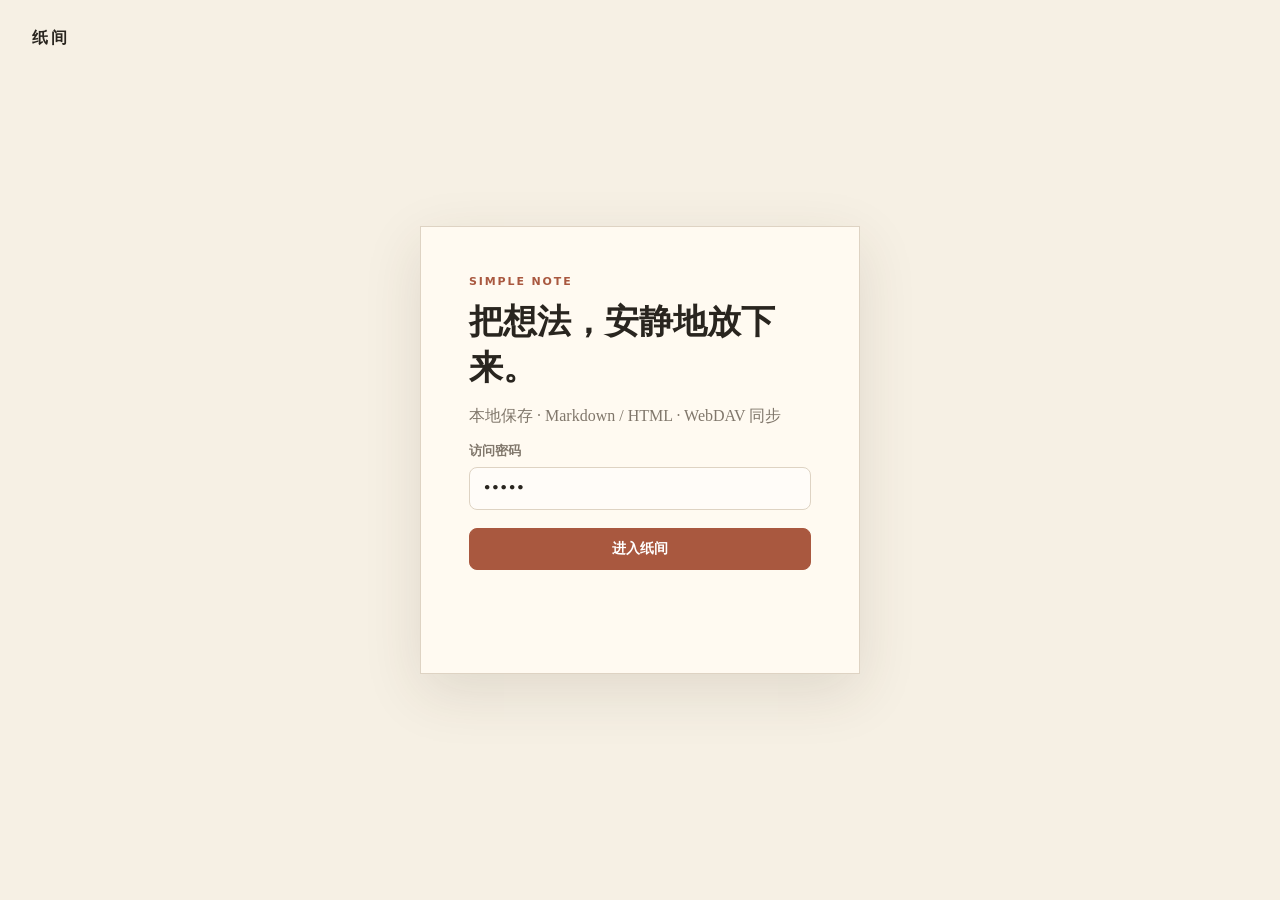
<file: android/app/src/main/assets/index.html>
<!doctype html>
<html lang="zh-CN">
<head>
  <meta charset="utf-8">
  <meta name="viewport" content="width=device-width,initial-scale=1,viewport-fit=cover">
  <meta name="theme-color" content="#f6f0e4">
  <title>纸间 · 简单笔记</title>
  <link rel="stylesheet" href="vendor/katex/katex.min.css">
  <link rel="stylesheet" href="style.css">
</head>
<body>
  <section id="loginView" class="login-view">
    <div class="login-mark">纸间</div>
    <div class="login-card">
      <p class="eyebrow">SIMPLE NOTE</p>
      <h1>把想法，安静地放下来。</h1>
      <p class="muted">本地保存 · Markdown / HTML · WebDAV 同步</p>
      <form id="loginForm">
        <label>访问密码<input id="loginPassword" type="password" autocomplete="current-password" value="admin" required></label>
        <button class="primary" type="submit">进入纸间</button>
        <p id="loginError" class="error"></p>
      </form>
    </div>
  </section>

  <main id="appView" class="app hidden">
    <aside id="sidebar" class="sidebar">
      <header class="brand"><span>纸间</span><button id="closeDrawer" class="icon mobile-only" aria-label="关闭">×</button></header>
      <nav id="categories" class="categories"></nav>
      <div class="side-footer"><span id="syncDot" class="dot"></span><span id="syncText">本地已保存</span></div>
    </aside>

    <section id="notesPane" class="notes-pane">
      <header class="pane-header">
        <button id="openDrawer" class="icon mobile-only" aria-label="分类">☰</button>
        <div><p class="eyebrow">NOTES</p><h2 id="listTitle">全部笔记</h2></div>
        <button id="addNoteTop" class="icon" aria-label="新建">＋</button>
      </header>
      <div class="search-wrap"><input id="search" placeholder="搜索笔记"></div>
      <div id="noteList" class="note-list"></div>
    </section>

    <section id="editorPane" class="editor-pane">
      <header class="editor-header">
        <div class="segmented">
          <button data-view="markdown">Markdown</button>
          <button data-view="html">HTML</button>
          <button data-view="source" class="active">源码</button>
        </div>
        <div class="note-search">
          <input id="noteSearch" type="search" placeholder="页内搜索" aria-label="页内搜索">
          <span id="noteSearchCount">0/0</span>
          <button id="noteSearchPrev" type="button" aria-label="上一个匹配">↑</button>
          <button id="noteSearchNext" type="button" aria-label="下一个匹配">↓</button>
        </div>
      </header>
      <div class="editor-body">
        <div class="meta-row">
          <select id="categorySelect" aria-label="分类"></select>
          <div class="note-actions">
            <button id="deleteBtn" class="text-btn danger" type="button">删除</button>
            <button id="saveNoteBtn" class="save-note-button" type="button" disabled>保存笔记</button>
          </div>
        </div>
        <input id="noteTitle" class="title-input" placeholder="无标题">
        <article id="searchPreview" class="search-preview hidden"></article>
        <article id="inlinePreview" class="inline-preview hidden"></article>
        <textarea id="noteContent" placeholder="从这里开始记录…"></textarea>
        <div class="format-bar">
          <button data-insert="**粗体**">B</button>
          <button data-insert="## 标题">H</button>
          <button data-insert="- [ ] 待办">☑</button>
          <button data-insert="> 引用">❝</button>
          <button data-insert="$E=mc^2$" title="行内公式">Σ</button>
          <button data-insert="$$\n\\int_{a}^{b} f(x)\\,dx\n$$" title="块级公式">∫</button>
          <label class="image-button">图片<input id="imageInput" type="file" accept="image/*"></label>
          <span>WebDAV 图片会同步到本地</span>
        </div>
      </div>
    </section>

    <section id="settingsPane" class="settings-pane hidden">
      <header class="settings-header">
        <div><p class="eyebrow">SETTINGS</p><h2>设置</h2></div>
        <button id="saveSettings" class="header-save-button" type="button">保存</button>
      </header>
      <div class="settings-scroll">
        <section class="settings-section">
          <h3>界面风格</h3>
          <div class="theme-picker" id="themePicker">
            <button type="button" data-theme-choice="clean">
              <span class="theme-preview theme-clean"></span>
              <strong>清爽浅色</strong><small>简洁 · 清晰</small>
            </button>
            <button type="button" data-theme-choice="studio">
              <span class="theme-preview theme-studio"></span>
              <strong>深色工作台</strong><small>专注 · 高对比</small>
            </button>
            <button type="button" data-theme-choice="paper">
              <span class="theme-preview theme-paper"></span>
              <strong>暖色纸感</strong><small>阅读 · 沉静</small>
            </button>
          </div>
        </section>
        <section id="webLoginSettings" class="settings-section">
          <h3>网页版登录</h3>
          <label>新密码<input id="newPassword" type="password" placeholder="留空则不修改"></label>
        </section>
        <section class="settings-section">
          <h3>WebDAV</h3>
          <label>服务器地址<input id="davUrl" placeholder="https://dav.example.com/notes"></label>
          <p class="settings-hint">协议必须与服务器一致：HTTPS 地址使用 <code>https://</code>，普通 HTTP 地址使用 <code>http://</code>。坚果云地址填写 <code>https://dav.jianguoyun.com/dav/</code>，密码须使用“第三方应用管理”生成的应用密码，不能使用账户登录密码。</p>
          <div class="two-col">
            <label>用户名<input id="davUser"></label>
            <label>密码
              <span class="password-field">
                <input id="davPassword" type="password" placeholder="未修改">
                <button id="toggleDavPassword" type="button" aria-label="显示密码" aria-pressed="false">显示</button>
              </span>
            </label>
          </div>
          <div class="sync-card">
            <div>
              <strong>笔记同步</strong>
              <small id="settingsSyncStatus">尚未同步</small>
            </div>
            <button id="syncNowBtn" class="primary">立即同步</button>
          </div>
          <div id="syncProgress" class="sync-progress hidden" role="progressbar" aria-label="WebDAV 操作进度" aria-valuemin="0" aria-valuemax="100" aria-valuenow="0">
            <div class="sync-progress-meta">
              <span id="syncProgressLabel">准备中</span>
              <span id="syncProgressValue">0%</span>
            </div>
            <div class="sync-progress-track"><span id="syncProgressBar"></span></div>
          </div>
          <div class="button-row">
            <button id="pullBtn" class="secondary">仅下载合并</button>
            <button id="pushBtn" class="secondary">仅上传合并</button>
            <button id="formatDavBtn" class="secondary danger-button">格式化云端</button>
          </div>
          <p class="settings-hint">立即同步会按 UUID 和更新时间合并，时间较新的版本胜出。格式化云端会清空 WebDAV 数据并写入正确文件特征码，不会删除本地笔记。</p>
        </section>
        <section class="settings-section">
          <h3>分类设置 <small>最多 4 个字</small></h3>
          <div id="categoryEditor"></div>
          <button id="addCategory" class="secondary">添加分类</button>
        </section>
      </div>
    </section>

    <nav class="bottom-tabs">
      <button data-tab="list" class="active"><span>▤</span>列表</button>
      <button data-tab="note" class="note-tab"><span aria-hidden="true">✎</span>笔记</button>
      <button data-tab="settings"><span>⚙</span>设置</button>
    </nav>
  </main>

  <div id="toast" role="status"></div>
  <script src="vendor/katex/katex.min.js"></script>
  <script src="vendor/katex/contrib/auto-render.min.js"></script>
  <script src="vendor/marked/marked.umd.js"></script>
  <script src="app.js"></script>
</body>
</html>
</file>
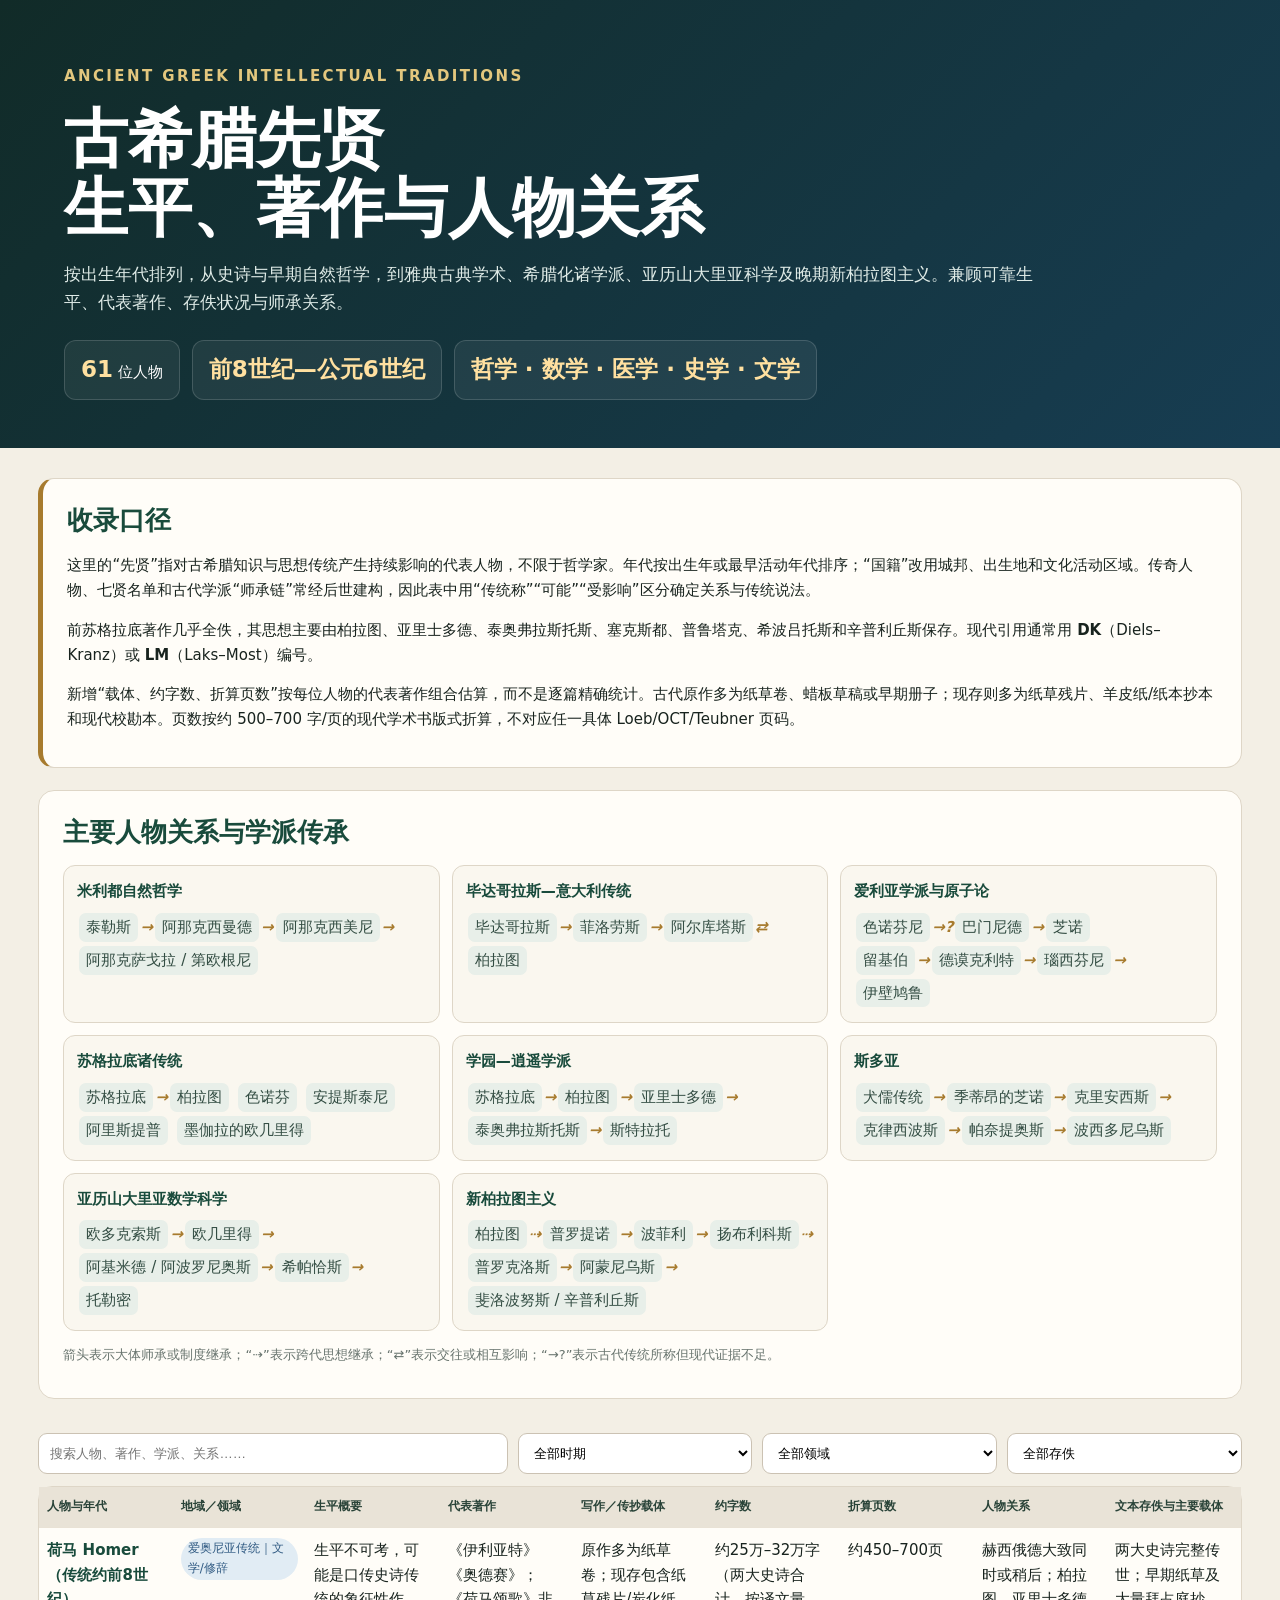
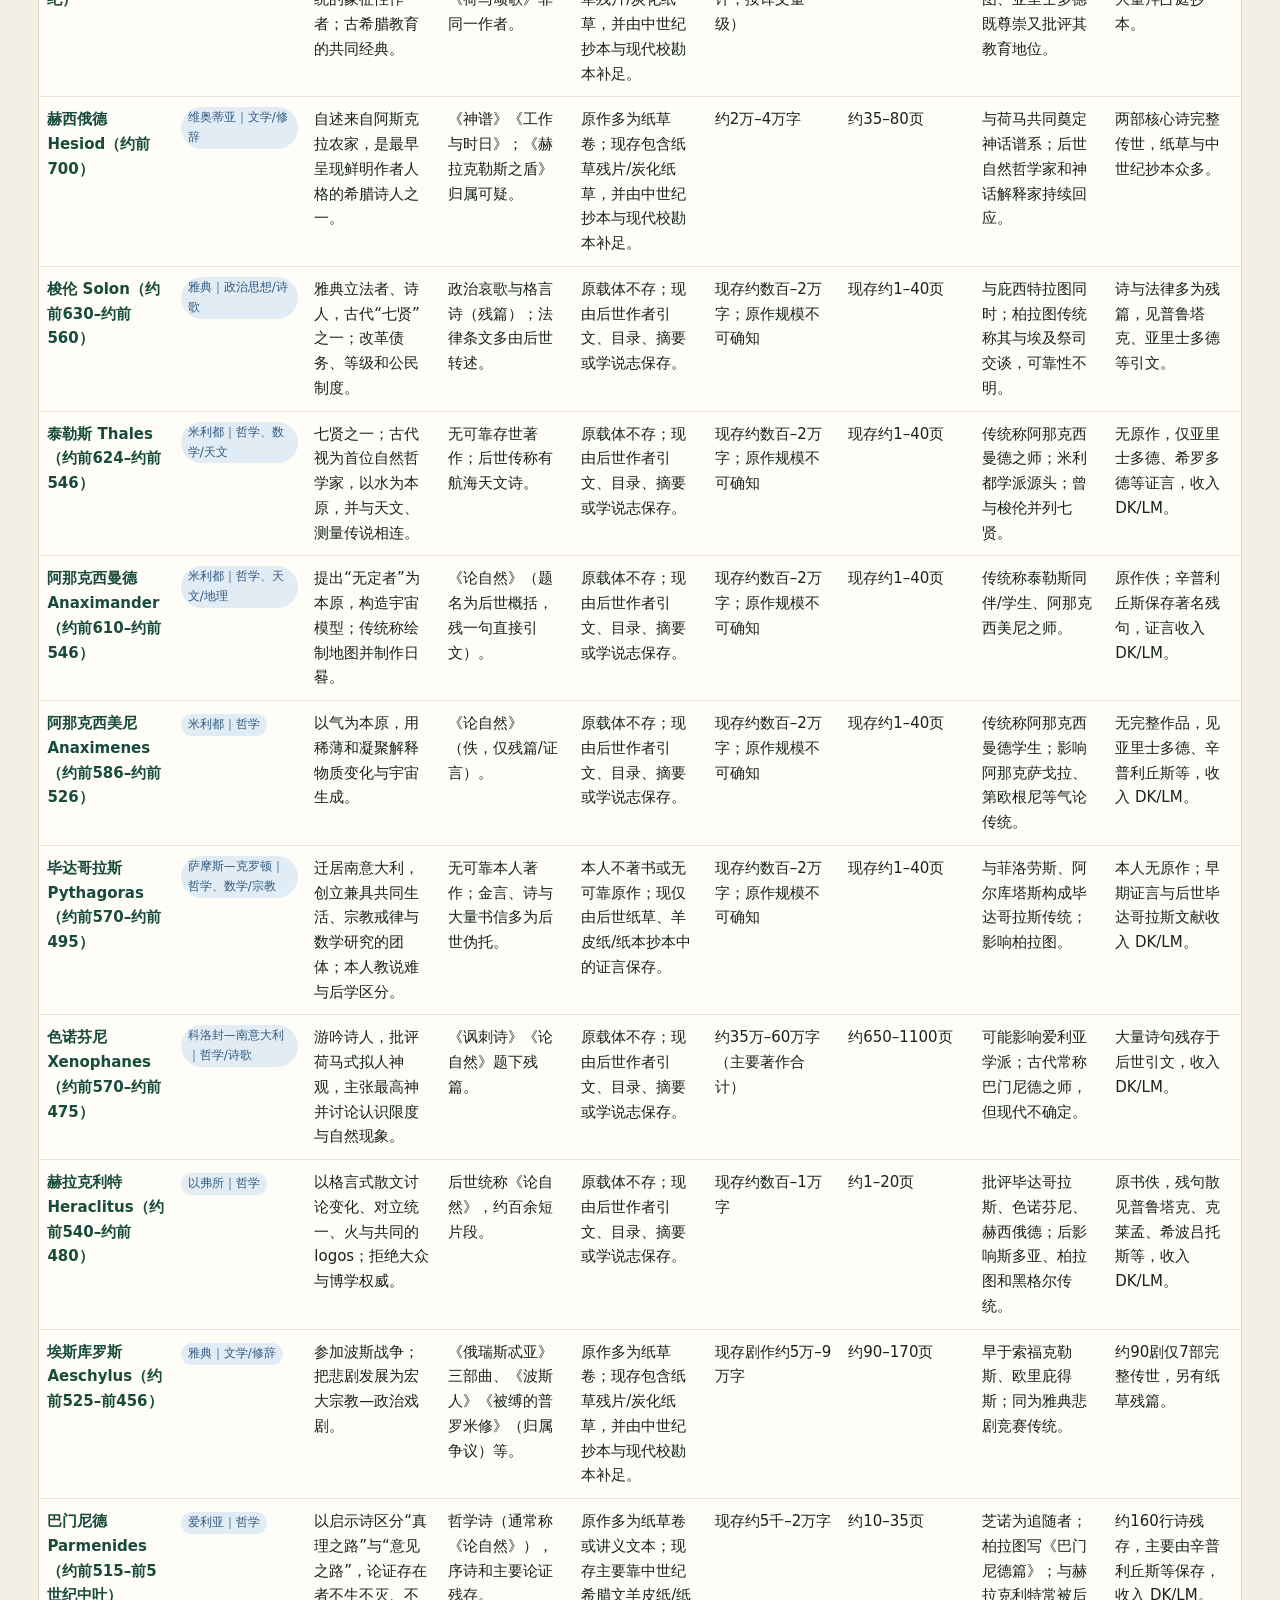
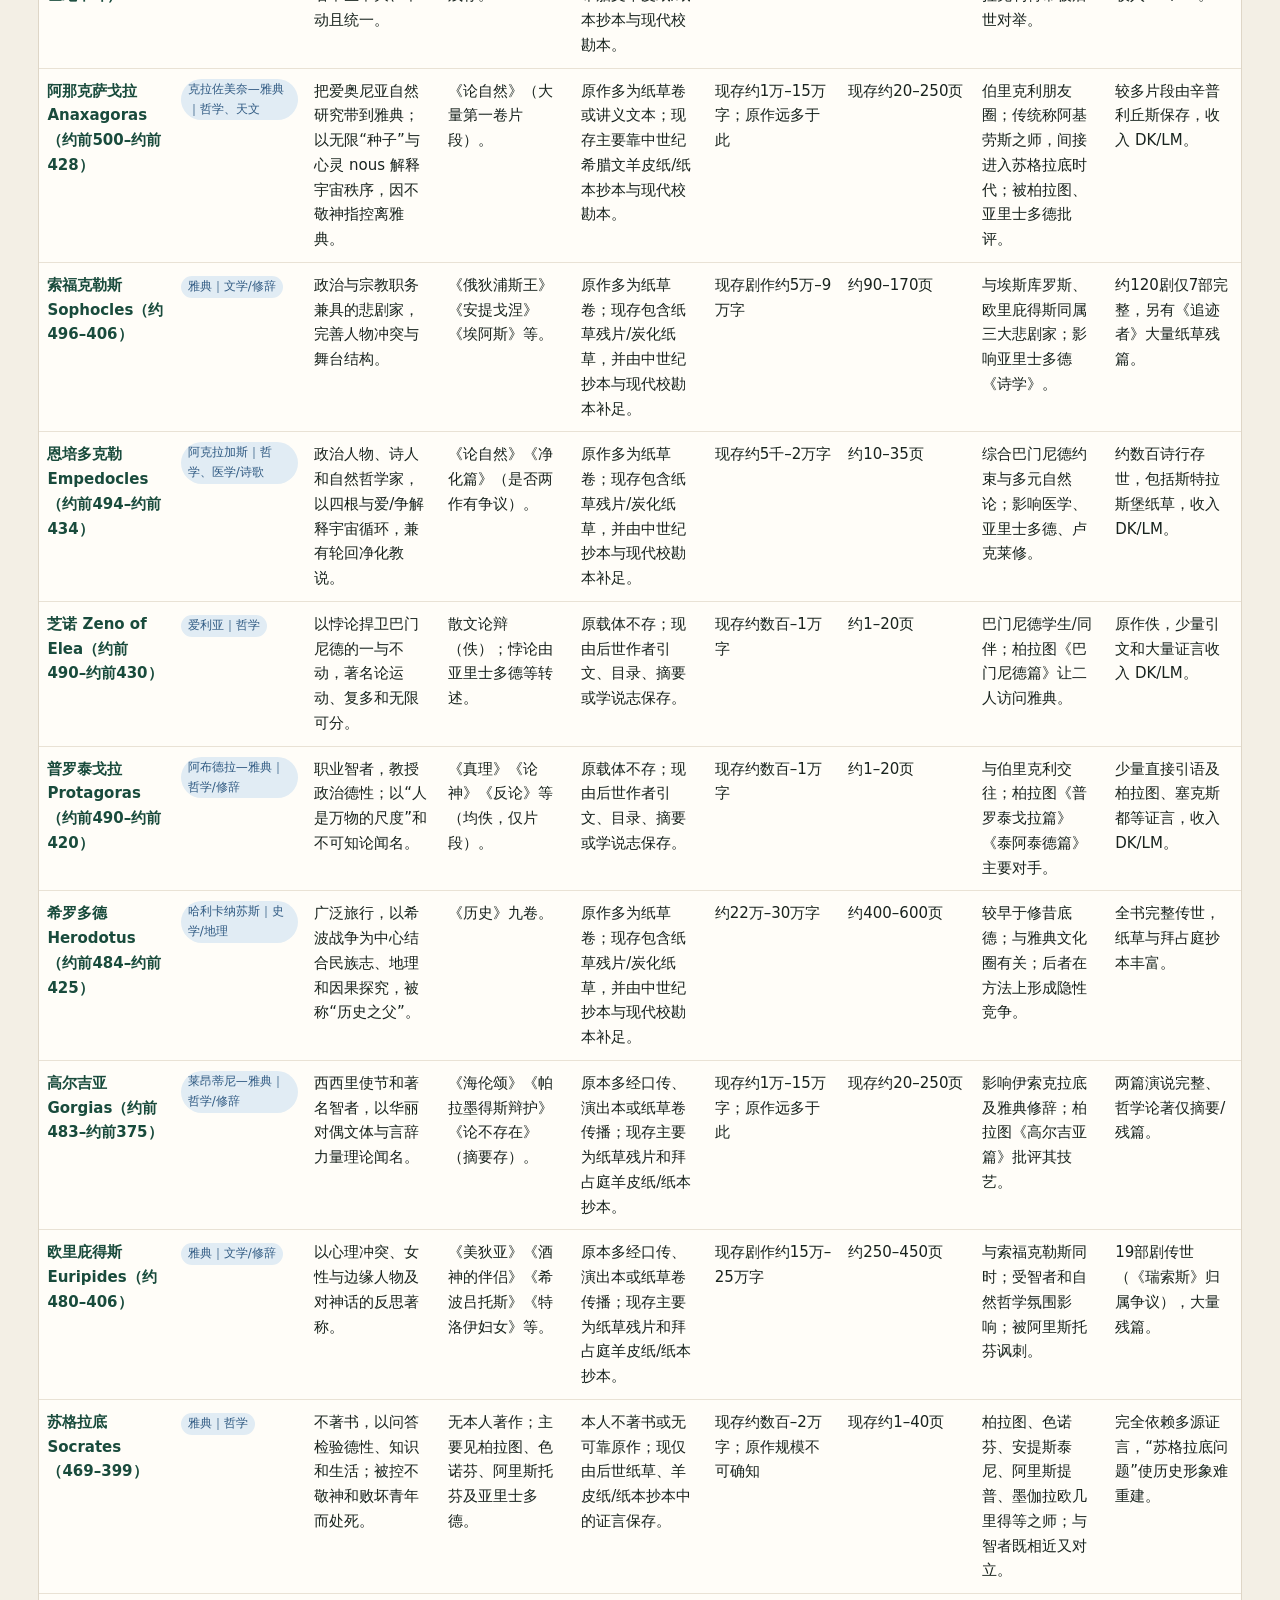
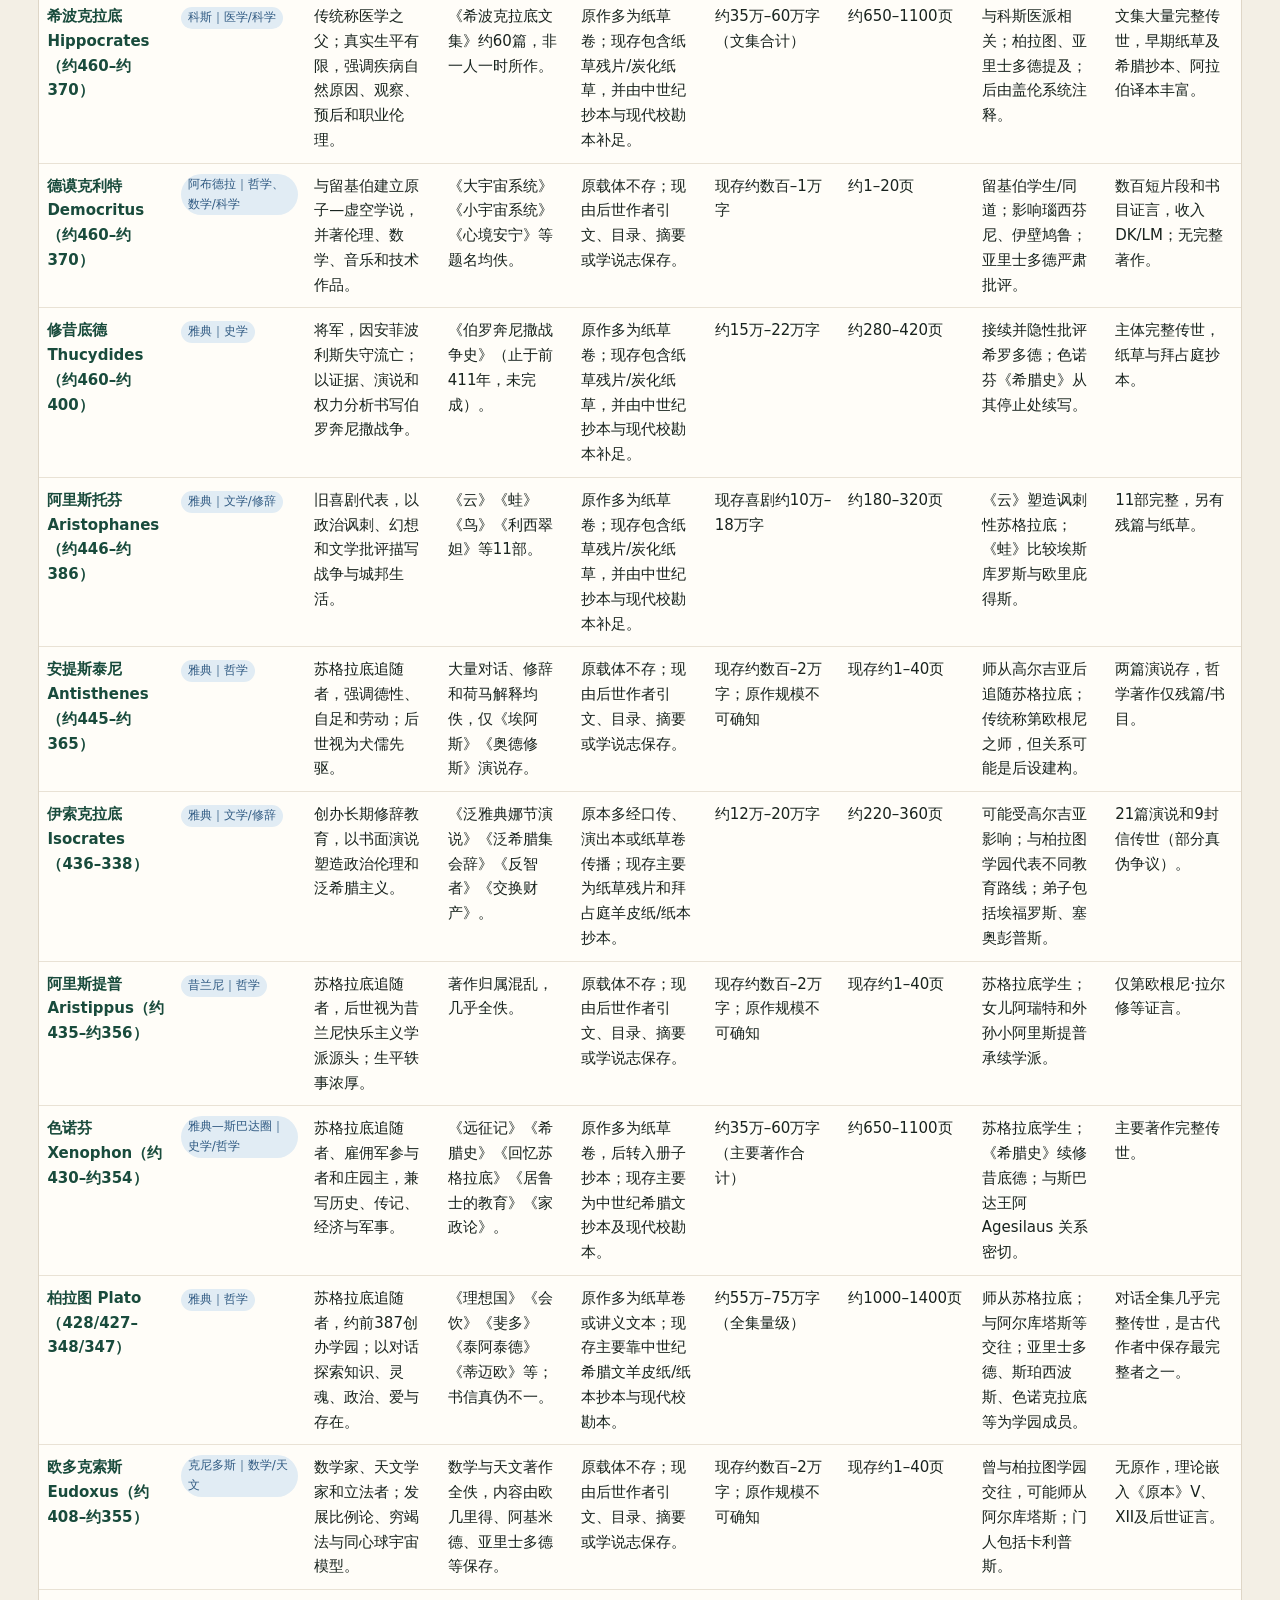
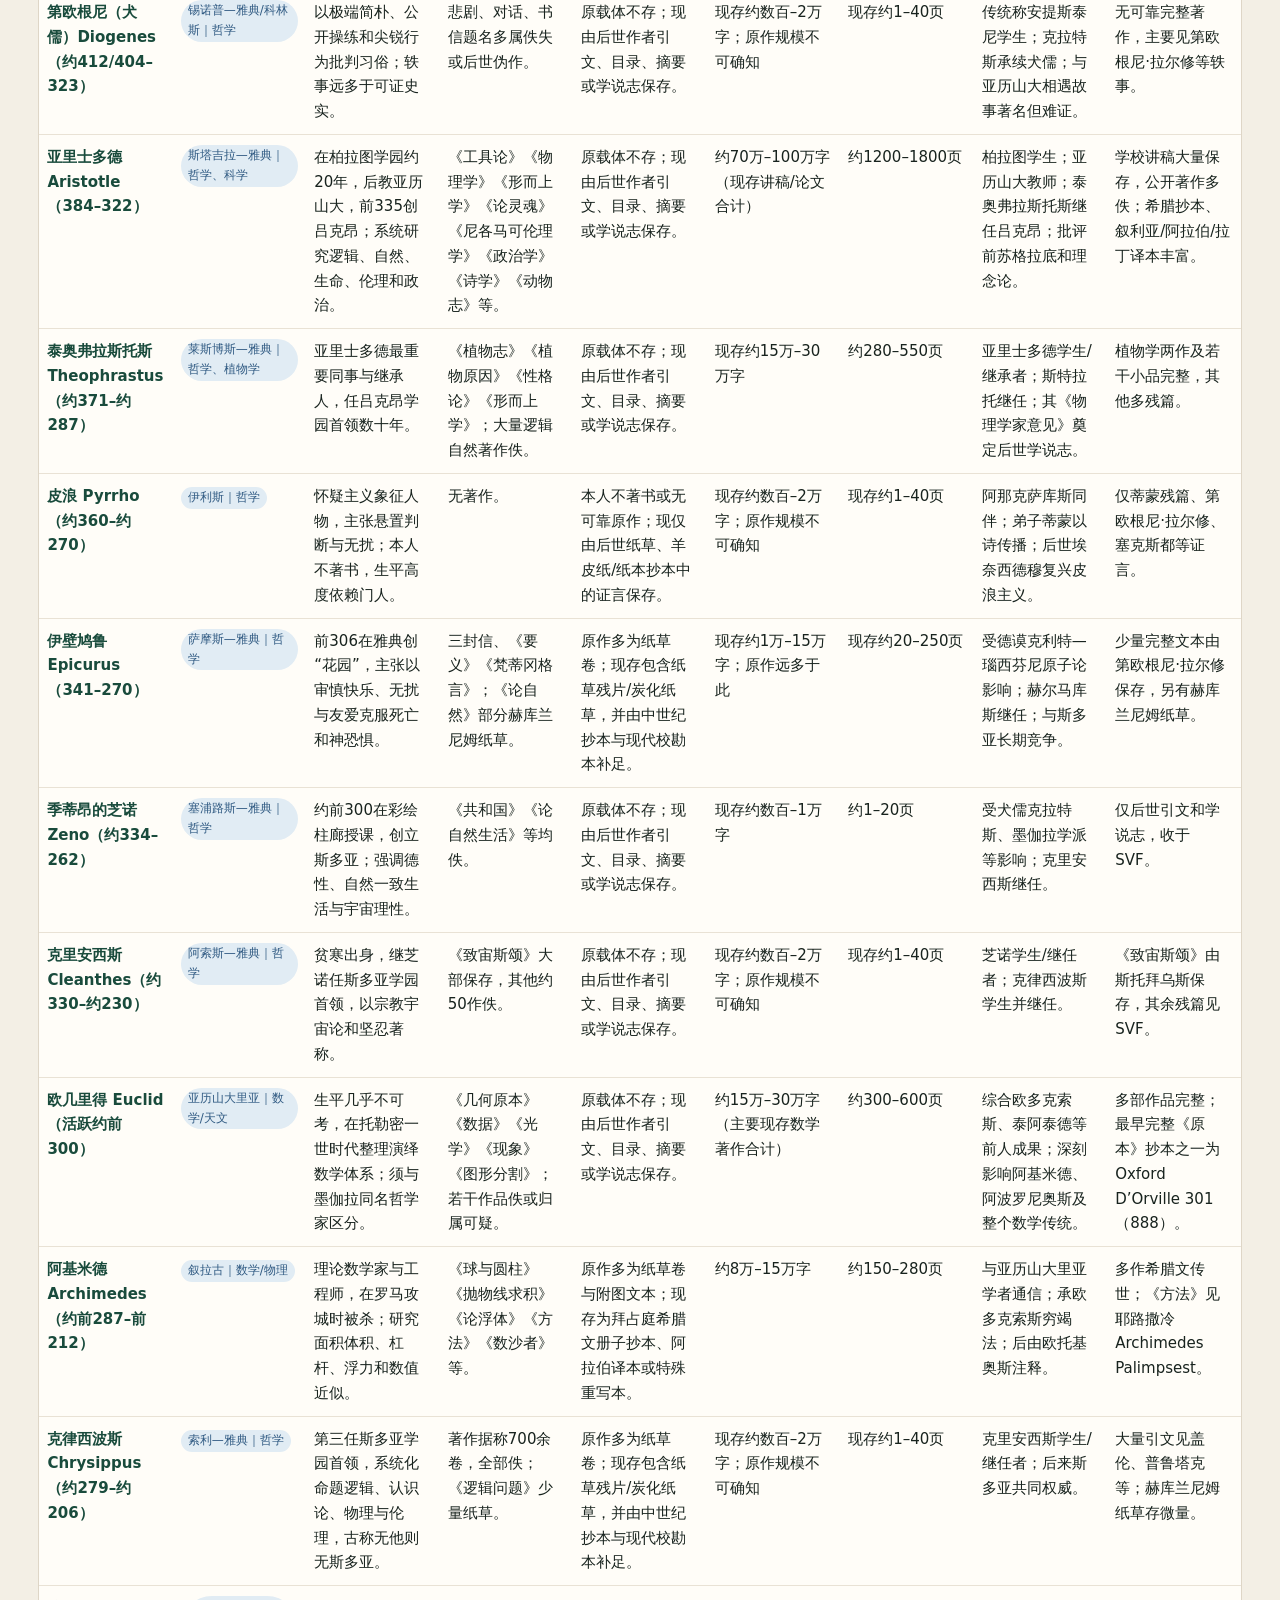
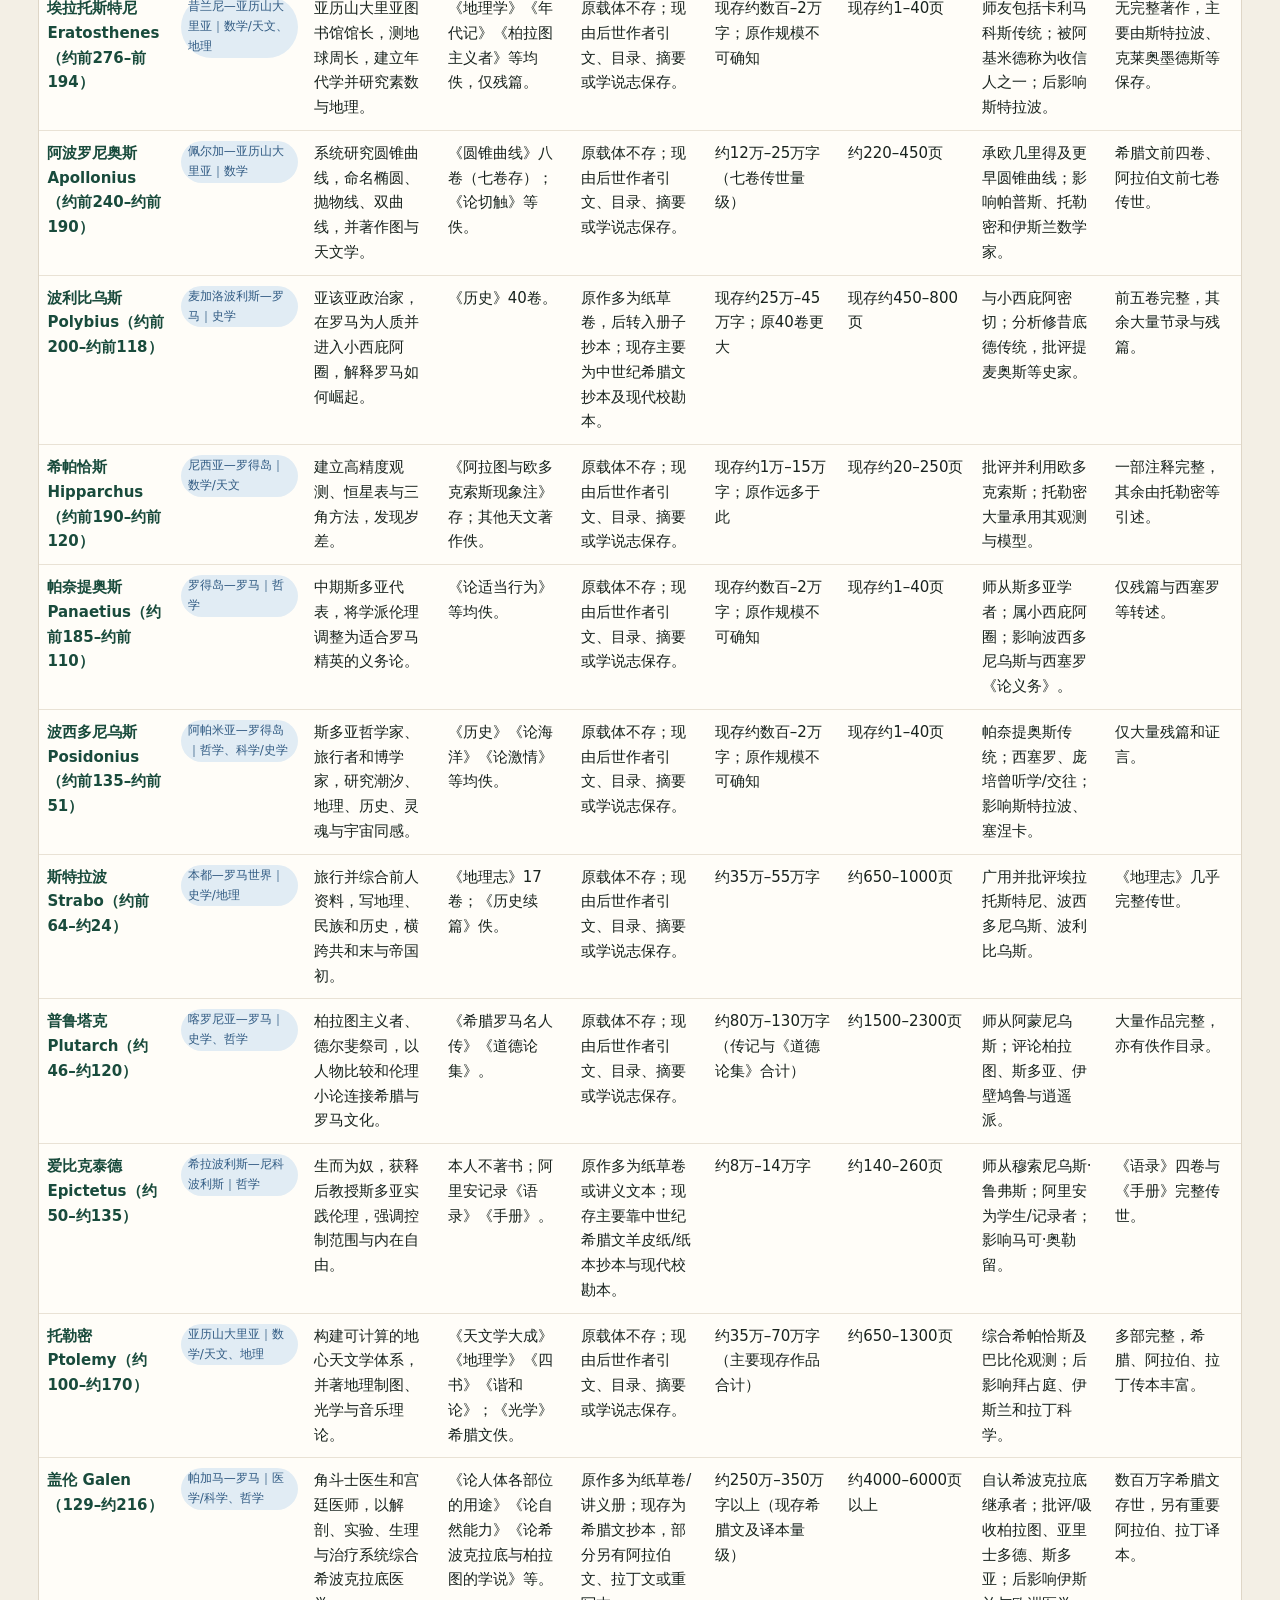
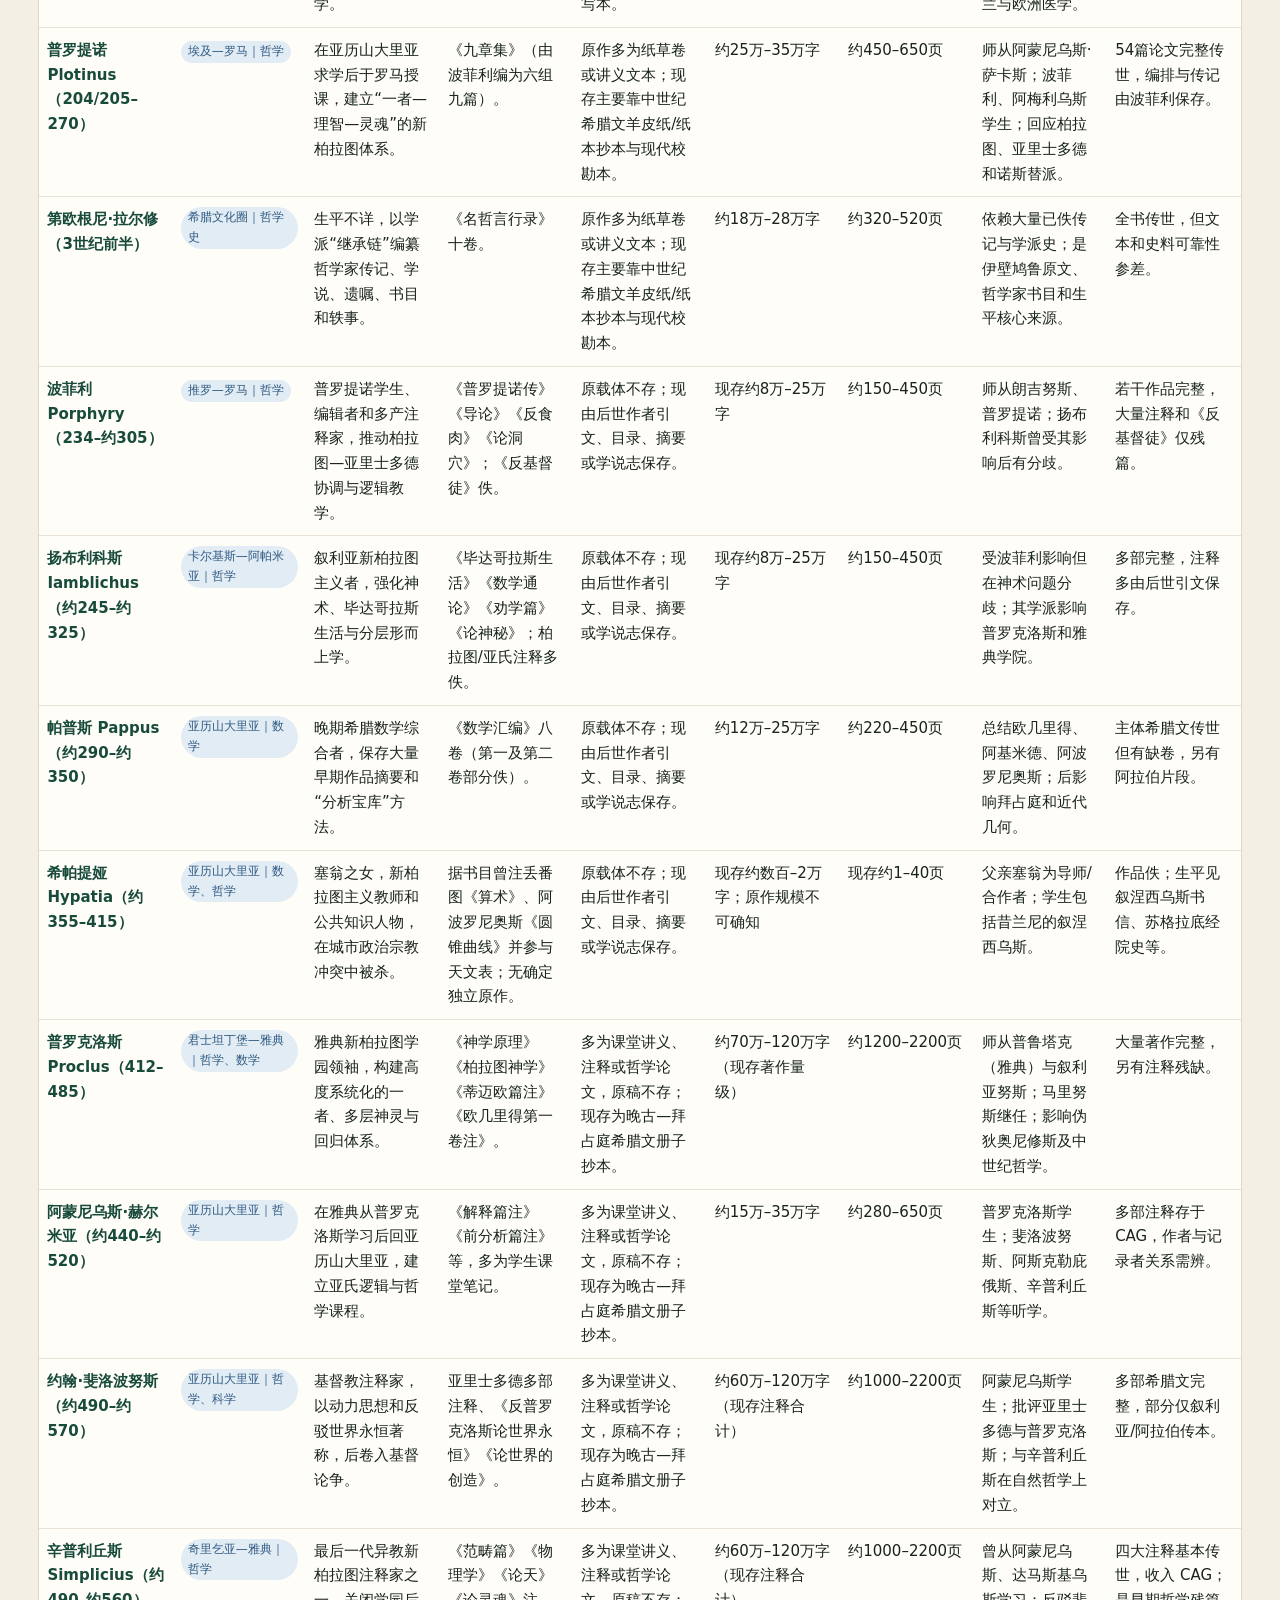
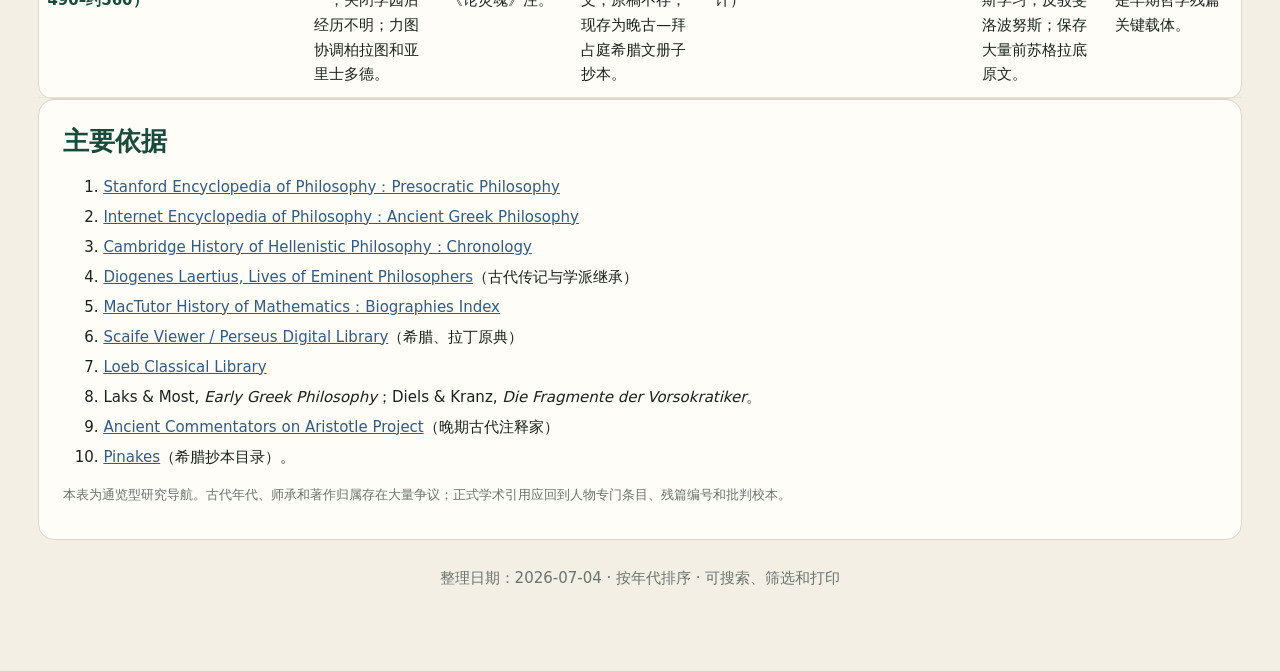
<file: ancient_greek_sages.html>
<!doctype html><html lang="zh-CN"><head><meta charset="utf-8"><meta name="viewport" content="width=device-width,initial-scale=1"><title>古希腊先贤：生平、著作与人物关系</title><style>
:root{--ink:#18231e;--muted:#68746e;--paper:#f3efe5;--card:#fffdf8;--green:#194b3c;--gold:#a77b2e;--line:#ded6c7;--blue:#315b83}*{box-sizing:border-box}body{margin:0;background:var(--paper);color:var(--ink);font:15px/1.65 system-ui,"Noto Sans SC","Microsoft YaHei",sans-serif}header{padding:64px max(5vw,24px) 48px;background:linear-gradient(135deg,#112b28,#173d52);color:#fff}.eyebrow{letter-spacing:.16em;color:#e3c77e;font-weight:700}h1{font:700 clamp(34px,5vw,65px)/1.08 Georgia,"Noto Serif SC",serif;margin:.25em 0}.lead{max-width:980px;color:#dfebe7;font-size:17px}.stats{display:flex;gap:12px;flex-wrap:wrap;margin-top:24px}.stat{padding:10px 16px;border:1px solid #ffffff26;background:#ffffff10;border-radius:12px}.stat b{color:#ffe0a0;font-size:23px}main{max-width:1600px;margin:auto;padding:30px max(3vw,18px) 80px}.note,.relations,.sources{background:var(--card);border:1px solid var(--line);border-radius:16px;padding:20px 24px;margin-bottom:22px}.note{border-left:5px solid var(--gold)}h2{font:700 26px Georgia,"Noto Serif SC",serif;color:var(--green);margin:.15em 0 .6em}.chains{display:grid;grid-template-columns:repeat(auto-fit,minmax(310px,1fr));gap:12px}.chain{border:1px solid var(--line);border-radius:12px;padding:13px;background:#faf7ef}.chain b{color:var(--green)}.flow{margin-top:7px;color:#334d43}.flow span{display:inline-block;background:#e8efe9;border-radius:7px;padding:2px 7px;margin:2px}.arrow{color:var(--gold);font-weight:700}.controls{position:sticky;top:0;z-index:5;background:#f3efe5ee;backdrop-filter:blur(8px);padding:12px 0;display:grid;grid-template-columns:2fr repeat(3,1fr);gap:10px}.controls input,.controls select{width:100%;padding:11px;border:1px solid #cbc2b3;border-radius:9px;background:#fff}.tablewrap{overflow:visible;background:var(--card);border:1px solid var(--line);border-radius:14px}table{border-collapse:collapse;width:100%;table-layout:fixed}th{background:#e9e3d7;color:#294338;text-align:left;font-size:12px}th,td{padding:10px 8px;border-bottom:1px solid #e9e2d5;vertical-align:top;overflow-wrap:anywhere}td:first-child{font-weight:700;color:var(--green)}tbody tr:hover{background:#f8f4eb}.pill{display:inline-block;padding:1px 7px;border-radius:999px;background:#e1ecf4;color:#315b83;font-size:12px}.small{font-size:13px;color:var(--muted)}a{color:var(--blue)}li{margin:.35em 0}.footer{text-align:center;color:var(--muted);margin-top:26px}@media(max-width:900px){header{padding-top:42px}.controls{grid-template-columns:1fr 1fr}.controls input{grid-column:1/-1}.tablewrap{border:0;background:transparent}table,tbody,tr,td{display:block;width:100%}thead{display:none}tbody tr{background:var(--card);border:1px solid var(--line);border-radius:12px;margin-bottom:12px;padding:8px 12px}td{display:grid;grid-template-columns:95px minmax(0,1fr);gap:9px;padding:7px 2px;border-bottom:1px dashed #e3dccf}td::before{content:attr(data-label);font-weight:700;color:var(--muted);font-size:12px}td:last-child{border:0}}
</style></head><body><header><div class="eyebrow">ANCIENT GREEK INTELLECTUAL TRADITIONS</div><h1>古希腊先贤<br>生平、著作与人物关系</h1><p class="lead">按出生年代排列，从史诗与早期自然哲学，到雅典古典学术、希腊化诸学派、亚历山大里亚科学及晚期新柏拉图主义。兼顾可靠生平、代表著作、存佚状况与师承关系。</p><div class="stats"><span class="stat"><b id="count">0</b> 位人物</span><span class="stat"><b>前8世纪—公元6世纪</b></span><span class="stat"><b>哲学 · 数学 · 医学 · 史学 · 文学</b></span></div></header><main>
<section class="note"><h2>收录口径</h2><p>这里的“先贤”指对古希腊知识与思想传统产生持续影响的代表人物，不限于哲学家。年代按出生年或最早活动年代排序；“国籍”改用城邦、出生地和文化活动区域。传奇人物、七贤名单和古代学派“师承链”常经后世建构，因此表中用“传统称”“可能”“受影响”区分确定关系与传统说法。</p><p>前苏格拉底著作几乎全佚，其思想主要由柏拉图、亚里士多德、泰奥弗拉斯托斯、塞克斯都、普鲁塔克、希波吕托斯和辛普利丘斯保存。现代引用通常用 <strong>DK</strong>（Diels–Kranz）或 <strong>LM</strong>（Laks–Most）编号。</p><p>新增“载体、约字数、折算页数”按每位人物的代表著作组合估算，而不是逐篇精确统计。古代原作多为纸草卷、蜡板草稿或早期册子；现存则多为纸草残片、羊皮纸/纸本抄本和现代校勘本。页数按约 500–700 字/页的现代学术书版式折算，不对应任一具体 Loeb/OCT/Teubner 页码。</p></section>
<section class="relations"><h2>主要人物关系与学派传承</h2><div class="chains">
<div class="chain"><b>米利都自然哲学</b><div class="flow"><span>泰勒斯</span><i class="arrow">→</i><span>阿那克西曼德</span><i class="arrow">→</i><span>阿那克西美尼</span><i class="arrow">→</i><span>阿那克萨戈拉 / 第欧根尼</span></div></div>
<div class="chain"><b>毕达哥拉斯—意大利传统</b><div class="flow"><span>毕达哥拉斯</span><i class="arrow">→</i><span>菲洛劳斯</span><i class="arrow">→</i><span>阿尔库塔斯</span><i class="arrow">⇄</i><span>柏拉图</span></div></div>
<div class="chain"><b>爱利亚学派与原子论</b><div class="flow"><span>色诺芬尼</span><i class="arrow">→?</i><span>巴门尼德</span><i class="arrow">→</i><span>芝诺</span><br><span>留基伯</span><i class="arrow">→</i><span>德谟克利特</span><i class="arrow">→</i><span>瑙西芬尼</span><i class="arrow">→</i><span>伊壁鸠鲁</span></div></div>
<div class="chain"><b>苏格拉底诸传统</b><div class="flow"><span>苏格拉底</span><i class="arrow">→</i><span>柏拉图</span> <span>色诺芬</span> <span>安提斯泰尼</span> <span>阿里斯提普</span> <span>墨伽拉的欧几里得</span></div></div>
<div class="chain"><b>学园—逍遥学派</b><div class="flow"><span>苏格拉底</span><i class="arrow">→</i><span>柏拉图</span><i class="arrow">→</i><span>亚里士多德</span><i class="arrow">→</i><span>泰奥弗拉斯托斯</span><i class="arrow">→</i><span>斯特拉托</span></div></div>
<div class="chain"><b>斯多亚</b><div class="flow"><span>犬儒传统</span><i class="arrow">→</i><span>季蒂昂的芝诺</span><i class="arrow">→</i><span>克里安西斯</span><i class="arrow">→</i><span>克律西波斯</span><i class="arrow">→</i><span>帕奈提奥斯</span><i class="arrow">→</i><span>波西多尼乌斯</span></div></div>
<div class="chain"><b>亚历山大里亚数学科学</b><div class="flow"><span>欧多克索斯</span><i class="arrow">→</i><span>欧几里得</span><i class="arrow">→</i><span>阿基米德 / 阿波罗尼奥斯</span><i class="arrow">→</i><span>希帕恰斯</span><i class="arrow">→</i><span>托勒密</span></div></div>
<div class="chain"><b>新柏拉图主义</b><div class="flow"><span>柏拉图</span><i class="arrow">⇢</i><span>普罗提诺</span><i class="arrow">→</i><span>波菲利</span><i class="arrow">→</i><span>扬布利科斯</span><i class="arrow">⇢</i><span>普罗克洛斯</span><i class="arrow">→</i><span>阿蒙尼乌斯</span><i class="arrow">→</i><span>斐洛波努斯 / 辛普利丘斯</span></div></div>
</div><p class="small">箭头表示大体师承或制度继承；“⇢”表示跨代思想继承；“⇄”表示交往或相互影响；“→?”表示古代传统所称但现代证据不足。</p></section>
<div class="controls"><input id="q" placeholder="搜索人物、著作、学派、关系……"><select id="period"><option value="">全部时期</option><option>早期与古风</option><option>古典时期</option><option>希腊化时期</option><option>罗马帝国时期</option><option>晚期古代</option></select><select id="field"><option value="">全部领域</option><option>哲学</option><option>数学/天文</option><option>医学/科学</option><option>史学/地理</option><option>文学/修辞</option></select><select id="status"><option value="">全部存佚</option><option>完整/大量现存</option><option>部分现存</option><option>残篇/佚失</option></select></div>
<div class="tablewrap"><table><thead><tr><th>人物与年代</th><th>地域／领域</th><th>生平概要</th><th>代表著作</th><th>写作／传抄载体</th><th>约字数</th><th>折算页数</th><th>人物关系</th><th>文本存佚与主要载体</th></tr></thead><tbody id="rows"></tbody></table></div>
<section class="sources"><h2>主要依据</h2><ol><li><a href="https://plato.stanford.edu/entries/presocratics/">Stanford Encyclopedia of Philosophy：Presocratic Philosophy</a></li><li><a href="https://iep.utm.edu/ancient-greek-philosophy/">Internet Encyclopedia of Philosophy：Ancient Greek Philosophy</a></li><li><a href="https://www.cambridge.org/core/books/cambridge-history-of-hellenistic-philosophy/chronology/F874277AA5EF036C51A97210041734F2">Cambridge History of Hellenistic Philosophy：Chronology</a></li><li><a href="https://penelope.uchicago.edu/Thayer/E/Roman/Texts/Diogenes_Laertius/home.html">Diogenes Laertius, Lives of Eminent Philosophers</a>（古代传记与学派继承）</li><li><a href="https://mathshistory.st-andrews.ac.uk/Biographies/">MacTutor History of Mathematics：Biographies Index</a></li><li><a href="https://scaife.perseus.org/">Scaife Viewer / Perseus Digital Library</a>（希腊、拉丁原典）</li><li><a href="https://www.loebclassics.com/">Loeb Classical Library</a></li><li>Laks &amp; Most, <i>Early Greek Philosophy</i>；Diels &amp; Kranz, <i>Die Fragmente der Vorsokratiker</i>。</li><li><a href="http://www.ancientcommentators.org.uk/">Ancient Commentators on Aristotle Project</a>（晚期古代注释家）</li><li><a href="https://pinakes.irht.cnrs.fr/">Pinakes</a>（希腊抄本目录）。</li></ol><p class="small">本表为通览型研究导航。古代年代、师承和著作归属存在大量争议；正式学术引用应回到人物专门条目、残篇编号和批判校本。</p></section><div class="footer">整理日期：2026-07-04 · 按年代排序 · 可搜索、筛选和打印</div></main>
<script>
const D=[
['荷马 Homer（传统约前8世纪）','爱奥尼亚传统｜文学/修辞','生平不可考，可能是口传史诗传统的象征性作者；古希腊教育的共同经典。','《伊利亚特》《奥德赛》；《荷马颂歌》非同一作者。','赫西俄德大致同时或稍后；柏拉图、亚里士多德既尊崇又批评其教育地位。','两大史诗完整传世；早期纸草及大量拜占庭抄本。','早期与古风','文学/修辞','完整/大量现存',-750],
['赫西俄德 Hesiod（约前700）','维奥蒂亚｜文学/修辞','自述来自阿斯克拉农家，是最早呈现鲜明作者人格的希腊诗人之一。','《神谱》《工作与时日》；《赫拉克勒斯之盾》归属可疑。','与荷马共同奠定神话谱系；后世自然哲学家和神话解释家持续回应。','两部核心诗完整传世，纸草与中世纪抄本众多。','早期与古风','文学/修辞','完整/大量现存',-700],
['梭伦 Solon（约前630–约前560）','雅典｜政治思想/诗歌','雅典立法者、诗人，古代“七贤”之一；改革债务、等级和公民制度。','政治哀歌与格言诗（残篇）；法律条文多由后世转述。','与庇西特拉图同时；柏拉图传统称其与埃及祭司交谈，可靠性不明。','诗与法律多为残篇，见普鲁塔克、亚里士多德等引文。','早期与古风','文学/修辞','残篇/佚失',-630],
['泰勒斯 Thales（约前624–约前546）','米利都｜哲学、数学/天文','七贤之一；古代视为首位自然哲学家，以水为本原，并与天文、测量传说相连。','无可靠存世著作；后世传称有航海天文诗。','传统称阿那克西曼德之师；米利都学派源头；曾与梭伦并列七贤。','无原作，仅亚里士多德、希罗多德等证言，收入 DK/LM。','早期与古风','哲学','残篇/佚失',-624],
['阿那克西曼德 Anaximander（约前610–约前546）','米利都｜哲学、天文/地理','提出“无定者”为本原，构造宇宙模型；传统称绘制地图并制作日晷。','《论自然》（题名为后世概括，残一句直接引文）。','传统称泰勒斯同伴/学生、阿那克西美尼之师。','原作佚；辛普利丘斯保存著名残句，证言收入 DK/LM。','早期与古风','哲学','残篇/佚失',-610],
['阿那克西美尼 Anaximenes（约前586–约前526）','米利都｜哲学','以气为本原，用稀薄和凝聚解释物质变化与宇宙生成。','《论自然》（佚，仅残篇/证言）。','传统称阿那克西曼德学生；影响阿那克萨戈拉、第欧根尼等气论传统。','无完整作品，见亚里士多德、辛普利丘斯等，收入 DK/LM。','早期与古风','哲学','残篇/佚失',-586],
['毕达哥拉斯 Pythagoras（约前570–约前495）','萨摩斯—克罗顿｜哲学、数学/宗教','迁居南意大利，创立兼具共同生活、宗教戒律与数学研究的团体；本人教说难与后学区分。','无可靠本人著作；金言、诗与大量书信多为后世伪托。','与菲洛劳斯、阿尔库塔斯构成毕达哥拉斯传统；影响柏拉图。','本人无原作；早期证言与后世毕达哥拉斯文献收入 DK/LM。','早期与古风','哲学','残篇/佚失',-570],
['色诺芬尼 Xenophanes（约前570–约前475）','科洛封—南意大利｜哲学/诗歌','游吟诗人，批评荷马式拟人神观，主张最高神并讨论认识限度与自然现象。','《讽刺诗》《论自然》题下残篇。','可能影响爱利亚学派；古代常称巴门尼德之师，但现代不确定。','大量诗句残存于后世引文，收入 DK/LM。','早期与古风','哲学','残篇/佚失',-570],
['赫拉克利特 Heraclitus（约前540–约前480）','以弗所｜哲学','以格言式散文讨论变化、对立统一、火与共同的 logos；拒绝大众与博学权威。','后世统称《论自然》，约百余短片段。','批评毕达哥拉斯、色诺芬尼、赫西俄德；后影响斯多亚、柏拉图和黑格尔传统。','原书佚，残句散见普鲁塔克、克莱孟、希波吕托斯等，收入 DK/LM。','早期与古风','哲学','残篇/佚失',-540],
['巴门尼德 Parmenides（约前515–前5世纪中叶）','爱利亚｜哲学','以启示诗区分“真理之路”与“意见之路”，论证存在者不生不灭、不动且统一。','哲学诗（通常称《论自然》），序诗和主要论证残存。','芝诺为追随者；柏拉图写《巴门尼德篇》；与赫拉克利特常被后世对举。','约160行诗残存，主要由辛普利丘斯等保存，收入 DK/LM。','早期与古风','哲学','部分现存',-515],
['埃斯库罗斯 Aeschylus（约前525–前456）','雅典｜文学/修辞','参加波斯战争；把悲剧发展为宏大宗教—政治戏剧。','《俄瑞斯忒亚》三部曲、《波斯人》《被缚的普罗米修》（归属争议）等。','早于索福克勒斯、欧里庇得斯；同为雅典悲剧竞赛传统。','约90剧仅7部完整传世，另有纸草残篇。','早期与古风','文学/修辞','部分现存',-525],
['阿那克萨戈拉 Anaxagoras（约前500–约前428）','克拉佐美奈—雅典｜哲学、天文','把爱奥尼亚自然研究带到雅典；以无限“种子”与心灵 nous 解释宇宙秩序，因不敬神指控离雅典。','《论自然》（大量第一卷片段）。','伯里克利朋友圈；传统称阿基劳斯之师，间接进入苏格拉底时代；被柏拉图、亚里士多德批评。','较多片段由辛普利丘斯保存，收入 DK/LM。','古典时期','哲学','部分现存',-500],
['恩培多克勒 Empedocles（约前494–约前434）','阿克拉加斯｜哲学、医学/诗歌','政治人物、诗人和自然哲学家，以四根与爱/争解释宇宙循环，兼有轮回净化教说。','《论自然》《净化篇》（是否两作有争议）。','综合巴门尼德约束与多元自然论；影响医学、亚里士多德、卢克莱修。','约数百诗行存世，包括斯特拉斯堡纸草，收入 DK/LM。','古典时期','哲学','部分现存',-494],
['芝诺 Zeno of Elea（约前490–约前430）','爱利亚｜哲学','以悖论捍卫巴门尼德的一与不动，著名论运动、复多和无限可分。','散文论辩（佚）；悖论由亚里士多德等转述。','巴门尼德学生/同伴；柏拉图《巴门尼德篇》让二人访问雅典。','原作佚，少量引文和大量证言收入 DK/LM。','古典时期','哲学','残篇/佚失',-490],
['普罗泰戈拉 Protagoras（约前490–约前420）','阿布德拉—雅典｜哲学/修辞','职业智者，教授政治德性；以“人是万物的尺度”和不可知论闻名。','《真理》《论神》《反论》等（均佚，仅片段）。','与伯里克利交往；柏拉图《普罗泰戈拉篇》《泰阿泰德篇》主要对手。','少量直接引语及柏拉图、塞克斯都等证言，收入 DK/LM。','古典时期','哲学','残篇/佚失',-490],
['希罗多德 Herodotus（约前484–约前425）','哈利卡纳苏斯｜史学/地理','广泛旅行，以希波战争为中心结合民族志、地理和因果探究，被称“历史之父”。','《历史》九卷。','较早于修昔底德；与雅典文化圈有关；后者在方法上形成隐性竞争。','全书完整传世，纸草与拜占庭抄本丰富。','古典时期','史学/地理','完整/大量现存',-484],
['高尔吉亚 Gorgias（约前483–约前375）','莱昂蒂尼—雅典｜哲学/修辞','西西里使节和著名智者，以华丽对偶文体与言辞力量理论闻名。','《海伦颂》《帕拉墨得斯辩护》《论不存在》（摘要存）。','影响伊索克拉底及雅典修辞；柏拉图《高尔吉亚篇》批评其技艺。','两篇演说完整、哲学论著仅摘要/残篇。','古典时期','文学/修辞','部分现存',-483],
['苏格拉底 Socrates（469–399）','雅典｜哲学','不著书，以问答检验德性、知识和生活；被控不敬神和败坏青年而处死。','无本人著作；主要见柏拉图、色诺芬、阿里斯托芬及亚里士多德。','柏拉图、色诺芬、安提斯泰尼、阿里斯提普、墨伽拉欧几里得等之师；与智者既相近又对立。','完全依赖多源证言，“苏格拉底问题”使历史形象难重建。','古典时期','哲学','残篇/佚失',-469],
['希波克拉底 Hippocrates（约460–约370）','科斯｜医学/科学','传统称医学之父；真实生平有限，强调疾病自然原因、观察、预后和职业伦理。','《希波克拉底文集》约60篇，非一人一时所作。','与科斯医派相关；柏拉图、亚里士多德提及；后由盖伦系统注释。','文集大量完整传世，早期纸草及希腊抄本、阿拉伯译本丰富。','古典时期','医学/科学','完整/大量现存',-460],
['德谟克利特 Democritus（约460–约370）','阿布德拉｜哲学、数学/科学','与留基伯建立原子—虚空学说，并著伦理、数学、音乐和技术作品。','《大宇宙系统》《小宇宙系统》《心境安宁》等题名均佚。','留基伯学生/同道；影响瑙西芬尼、伊壁鸠鲁；亚里士多德严肃批评。','数百短片段和书目证言，收入 DK/LM；无完整著作。','古典时期','哲学','残篇/佚失',-460],
['修昔底德 Thucydides（约460–约400）','雅典｜史学','将军，因安菲波利斯失守流亡；以证据、演说和权力分析书写伯罗奔尼撒战争。','《伯罗奔尼撒战争史》（止于前411年，未完成）。','接续并隐性批评希罗多德；色诺芬《希腊史》从其停止处续写。','主体完整传世，纸草与拜占庭抄本。','古典时期','史学/地理','完整/大量现存',-460],
['索福克勒斯 Sophocles（约496–406）','雅典｜文学/修辞','政治与宗教职务兼具的悲剧家，完善人物冲突与舞台结构。','《俄狄浦斯王》《安提戈涅》《埃阿斯》等。','与埃斯库罗斯、欧里庇得斯同属三大悲剧家；影响亚里士多德《诗学》。','约120剧仅7部完整，另有《追迹者》大量纸草残篇。','古典时期','文学/修辞','部分现存',-496],
['欧里庇得斯 Euripides（约480–406）','雅典｜文学/修辞','以心理冲突、女性与边缘人物及对神话的反思著称。','《美狄亚》《酒神的伴侣》《希波吕托斯》《特洛伊妇女》等。','与索福克勒斯同时；受智者和自然哲学氛围影响；被阿里斯托芬讽刺。','19部剧传世（《瑞索斯》归属争议），大量残篇。','古典时期','文学/修辞','完整/大量现存',-480],
['阿里斯托芬 Aristophanes（约446–约386）','雅典｜文学/修辞','旧喜剧代表，以政治讽刺、幻想和文学批评描写战争与城邦生活。','《云》《蛙》《鸟》《利西翠妲》等11部。','《云》塑造讽刺性苏格拉底；《蛙》比较埃斯库罗斯与欧里庇得斯。','11部完整，另有残篇与纸草。','古典时期','文学/修辞','完整/大量现存',-446],
['安提斯泰尼 Antisthenes（约445–约365）','雅典｜哲学','苏格拉底追随者，强调德性、自足和劳动；后世视为犬儒先驱。','大量对话、修辞和荷马解释均佚，仅《埃阿斯》《奥德修斯》演说存。','师从高尔吉亚后追随苏格拉底；传统称第欧根尼之师，但关系可能是后设建构。','两篇演说存，哲学著作仅残篇/书目。','古典时期','哲学','残篇/佚失',-445],
['阿里斯提普 Aristippus（约435–约356）','昔兰尼｜哲学','苏格拉底追随者，后世视为昔兰尼快乐主义学派源头；生平轶事浓厚。','著作归属混乱，几乎全佚。','苏格拉底学生；女儿阿瑞特和外孙小阿里斯提普承续学派。','仅第欧根尼·拉尔修等证言。','古典时期','哲学','残篇/佚失',-435],
['伊索克拉底 Isocrates（436–338）','雅典｜文学/修辞','创办长期修辞教育，以书面演说塑造政治伦理和泛希腊主义。','《泛雅典娜节演说》《泛希腊集会辞》《反智者》《交换财产》。','可能受高尔吉亚影响；与柏拉图学园代表不同教育路线；弟子包括埃福罗斯、塞奥彭普斯。','21篇演说和9封信传世（部分真伪争议）。','古典时期','文学/修辞','完整/大量现存',-436],
['柏拉图 Plato（428/427–348/347）','雅典｜哲学','苏格拉底追随者，约前387创办学园；以对话探索知识、灵魂、政治、爱与存在。','《理想国》《会饮》《斐多》《泰阿泰德》《蒂迈欧》等；书信真伪不一。','师从苏格拉底；与阿尔库塔斯等交往；亚里士多德、斯珀西波斯、色诺克拉底等为学园成员。','对话全集几乎完整传世，是古代作者中保存最完整者之一。','古典时期','哲学','完整/大量现存',-428],
['色诺芬 Xenophon（约430–约354）','雅典—斯巴达圈｜史学/哲学','苏格拉底追随者、雇佣军参与者和庄园主，兼写历史、传记、经济与军事。','《远征记》《希腊史》《回忆苏格拉底》《居鲁士的教育》《家政论》。','苏格拉底学生；《希腊史》续修昔底德；与斯巴达王阿 Agesilaus 关系密切。','主要著作完整传世。','古典时期','史学/地理','完整/大量现存',-430],
['欧多克索斯 Eudoxus（约408–约355）','克尼多斯｜数学/天文','数学家、天文学家和立法者；发展比例论、穷竭法与同心球宇宙模型。','数学与天文著作全佚，内容由欧几里得、阿基米德、亚里士多德等保存。','曾与柏拉图学园交往，可能师从阿尔库塔斯；门人包括卡利普斯。','无原作，理论嵌入《原本》V、XII及后世证言。','古典时期','数学/天文','残篇/佚失',-408],
['亚里士多德 Aristotle（384–322）','斯塔吉拉—雅典｜哲学、科学','在柏拉图学园约20年，后教亚历山大，前335创吕克昂；系统研究逻辑、自然、生命、伦理和政治。','《工具论》《物理学》《形而上学》《论灵魂》《尼各马可伦理学》《政治学》《诗学》《动物志》等。','柏拉图学生；亚历山大教师；泰奥弗拉斯托斯继任吕克昂；批评前苏格拉底和理念论。','学校讲稿大量保存，公开著作多佚；希腊抄本、叙利亚/阿拉伯/拉丁译本丰富。','古典时期','哲学','完整/大量现存',-384],
['第欧根尼（犬儒）Diogenes（约412/404–323）','锡诺普—雅典/科林斯｜哲学','以极端简朴、公开操练和尖锐行为批判习俗；轶事远多于可证史实。','悲剧、对话、书信题名多属佚失或后世伪作。','传统称安提斯泰尼学生；克拉特斯承续犬儒；与亚历山大相遇故事著名但难证。','无可靠完整著作，主要见第欧根尼·拉尔修等轶事。','古典时期','哲学','残篇/佚失',-408],
['泰奥弗拉斯托斯 Theophrastus（约371–约287）','莱斯博斯—雅典｜哲学、植物学','亚里士多德最重要同事与继承人，任吕克昂学园首领数十年。','《植物志》《植物原因》《性格论》《形而上学》；大量逻辑自然著作佚。','亚里士多德学生/继承者；斯特拉托继任；其《物理学家意见》奠定后世学说志。','植物学两作及若干小品完整，其他多残篇。','古典时期','医学/科学','部分现存',-371],
['伊壁鸠鲁 Epicurus（341–270）','萨摩斯—雅典｜哲学','前306在雅典创“花园”，主张以审慎快乐、无扰与友爱克服死亡和神恐惧。','三封信、《要义》《梵蒂冈格言》；《论自然》部分赫库兰尼姆纸草。','受德谟克利特—瑙西芬尼原子论影响；赫尔马库斯继任；与斯多亚长期竞争。','少量完整文本由第欧根尼·拉尔修保存，另有赫库兰尼姆纸草。','希腊化时期','哲学','部分现存',-341],
['皮浪 Pyrrho（约360–约270）','伊利斯｜哲学','怀疑主义象征人物，主张悬置判断与无扰；本人不著书，生平高度依赖门人。','无著作。','阿那克萨库斯同伴；弟子蒂蒙以诗传播；后世埃奈西德穆复兴皮浪主义。','仅蒂蒙残篇、第欧根尼·拉尔修、塞克斯都等证言。','希腊化时期','哲学','残篇/佚失',-360],
['欧几里得 Euclid（活跃约前300）','亚历山大里亚｜数学/天文','生平几乎不可考，在托勒密一世时代整理演绎数学体系；须与墨伽拉同名哲学家区分。','《几何原本》《数据》《光学》《现象》《图形分割》；若干作品佚或归属可疑。','综合欧多克索斯、泰阿泰德等前人成果；深刻影响阿基米德、阿波罗尼奥斯及整个数学传统。','多部作品完整；最早完整《原本》抄本之一为 Oxford D’Orville 301（888）。','希腊化时期','数学/天文','完整/大量现存',-300],
['季蒂昂的芝诺 Zeno（约334–262）','塞浦路斯—雅典｜哲学','约前300在彩绘柱廊授课，创立斯多亚；强调德性、自然一致生活与宇宙理性。','《共和国》《论自然生活》等均佚。','受犬儒克拉特斯、墨伽拉学派等影响；克里安西斯继任。','仅后世引文和学说志，收于 SVF。','希腊化时期','哲学','残篇/佚失',-334],
['克里安西斯 Cleanthes（约330–约230）','阿索斯—雅典｜哲学','贫寒出身，继芝诺任斯多亚学园首领，以宗教宇宙论和坚忍著称。','《致宙斯颂》大部保存，其他约50作佚。','芝诺学生/继任者；克律西波斯学生并继任。','《致宙斯颂》由斯托拜乌斯保存，其余残篇见 SVF。','希腊化时期','哲学','残篇/佚失',-330],
['阿基米德 Archimedes（约前287–前212）','叙拉古｜数学/物理','理论数学家与工程师，在罗马攻城时被杀；研究面积体积、杠杆、浮力和数值近似。','《球与圆柱》《抛物线求积》《论浮体》《方法》《数沙者》等。','与亚历山大里亚学者通信；承欧多克索斯穷竭法；后由欧托基奥斯注释。','多作希腊文传世；《方法》见耶路撒冷 Archimedes Palimpsest。','希腊化时期','数学/天文','完整/大量现存',-287],
['克律西波斯 Chrysippus（约279–约206）','索利—雅典｜哲学','第三任斯多亚学园首领，系统化命题逻辑、认识论、物理与伦理，古称无他则无斯多亚。','著作据称700余卷，全部佚；《逻辑问题》少量纸草。','克里安西斯学生/继任者；后来斯多亚共同权威。','大量引文见盖伦、普鲁塔克等；赫库兰尼姆纸草存微量。','希腊化时期','哲学','残篇/佚失',-279],
['埃拉托斯特尼 Eratosthenes（约前276–前194）','昔兰尼—亚历山大里亚｜数学/天文、地理','亚历山大里亚图书馆馆长，测地球周长，建立年代学并研究素数与地理。','《地理学》《年代记》《柏拉图主义者》等均佚，仅残篇。','师友包括卡利马科斯传统；被阿基米德称为收信人之一；后影响斯特拉波。','无完整著作，主要由斯特拉波、克莱奥墨德斯等保存。','希腊化时期','数学/天文','残篇/佚失',-276],
['阿波罗尼奥斯 Apollonius（约前240–约前190）','佩尔加—亚历山大里亚｜数学','系统研究圆锥曲线，命名椭圆、抛物线、双曲线，并著作图与天文学。','《圆锥曲线》八卷（七卷存）；《论切触》等佚。','承欧几里得及更早圆锥曲线；影响帕普斯、托勒密和伊斯兰数学家。','希腊文前四卷、阿拉伯文前七卷传世。','希腊化时期','数学/天文','部分现存',-240],
['波利比乌斯 Polybius（约前200–约前118）','麦加洛波利斯—罗马｜史学','亚该亚政治家，在罗马为人质并进入小西庇阿圈，解释罗马如何崛起。','《历史》40卷。','与小西庇阿密切；分析修昔底德传统，批评提麦奥斯等史家。','前五卷完整，其余大量节录与残篇。','希腊化时期','史学/地理','部分现存',-200],
['希帕恰斯 Hipparchus（约前190–约前120）','尼西亚—罗得岛｜数学/天文','建立高精度观测、恒星表与三角方法，发现岁差。','《阿拉图与欧多克索斯现象注》存；其他天文著作佚。','批评并利用欧多克索斯；托勒密大量承用其观测与模型。','一部注释完整，其余由托勒密等引述。','希腊化时期','数学/天文','部分现存',-190],
['帕奈提奥斯 Panaetius（约前185–约前110）','罗得岛—罗马｜哲学','中期斯多亚代表，将学派伦理调整为适合罗马精英的义务论。','《论适当行为》等均佚。','师从斯多亚学者；属小西庇阿圈；影响波西多尼乌斯与西塞罗《论义务》。','仅残篇与西塞罗等转述。','希腊化时期','哲学','残篇/佚失',-185],
['波西多尼乌斯 Posidonius（约前135–约前51）','阿帕米亚—罗得岛｜哲学、科学/史学','斯多亚哲学家、旅行者和博学家，研究潮汐、地理、历史、灵魂与宇宙同感。','《历史》《论海洋》《论激情》等均佚。','帕奈提奥斯传统；西塞罗、庞培曾听学/交往；影响斯特拉波、塞涅卡。','仅大量残篇和证言。','希腊化时期','哲学','残篇/佚失',-135],
['斯特拉波 Strabo（约前64–约24）','本都—罗马世界｜史学/地理','旅行并综合前人资料，写地理、民族和历史，横跨共和末与帝国初。','《地理志》17卷；《历史续篇》佚。','广用并批评埃拉托斯特尼、波西多尼乌斯、波利比乌斯。','《地理志》几乎完整传世。','罗马帝国时期','史学/地理','完整/大量现存',-64],
['普鲁塔克 Plutarch（约46–约120）','喀罗尼亚—罗马｜史学、哲学','柏拉图主义者、德尔斐祭司，以人物比较和伦理小论连接希腊与罗马文化。','《希腊罗马名人传》《道德论集》。','师从阿蒙尼乌斯；评论柏拉图、斯多亚、伊壁鸠鲁与逍遥派。','大量作品完整，亦有佚作目录。','罗马帝国时期','史学/地理','完整/大量现存',46],
['爱比克泰德 Epictetus（约50–约135）','希拉波利斯—尼科波利斯｜哲学','生而为奴，获释后教授斯多亚实践伦理，强调控制范围与内在自由。','本人不著书；阿里安记录《语录》《手册》。','师从穆索尼乌斯·鲁弗斯；阿里安为学生/记录者；影响马可·奥勒留。','《语录》四卷与《手册》完整传世。','罗马帝国时期','哲学','完整/大量现存',50],
['托勒密 Ptolemy（约100–约170）','亚历山大里亚｜数学/天文、地理','构建可计算的地心天文学体系，并著地理制图、光学与音乐理论。','《天文学大成》《地理学》《四书》《谐和论》；《光学》希腊文佚。','综合希帕恰斯及巴比伦观测；后影响拜占庭、伊斯兰和拉丁科学。','多部完整，希腊、阿拉伯、拉丁传本丰富。','罗马帝国时期','数学/天文','完整/大量现存',100],
['盖伦 Galen（129–约216）','帕加马—罗马｜医学/科学、哲学','角斗士医生和宫廷医师，以解剖、实验、生理与治疗系统综合希波克拉底医学。','《论人体各部位的用途》《论自然能力》《论希波克拉底与柏拉图的学说》等。','自认希波克拉底继承者；批评/吸收柏拉图、亚里士多德、斯多亚；后影响伊斯兰与欧洲医学。','数百万字希腊文存世，另有重要阿拉伯、拉丁译本。','罗马帝国时期','医学/科学','完整/大量现存',129],
['第欧根尼·拉尔修（3世纪前半）','希腊文化圈｜哲学史','生平不详，以学派“继承链”编纂哲学家传记、学说、遗嘱、书目和轶事。','《名哲言行录》十卷。','依赖大量已佚传记与学派史；是伊壁鸠鲁原文、哲学家书目和生平核心来源。','全书传世，但文本和史料可靠性参差。','罗马帝国时期','哲学','完整/大量现存',220],
['普罗提诺 Plotinus（204/205–270）','埃及—罗马｜哲学','在亚历山大里亚求学后于罗马授课，建立“一者—理智—灵魂”的新柏拉图体系。','《九章集》（由波菲利编为六组九篇）。','师从阿蒙尼乌斯·萨卡斯；波菲利、阿梅利乌斯学生；回应柏拉图、亚里士多德和诺斯替派。','54篇论文完整传世，编排与传记由波菲利保存。','罗马帝国时期','哲学','完整/大量现存',204],
['波菲利 Porphyry（234–约305）','推罗—罗马｜哲学','普罗提诺学生、编辑者和多产注释家，推动柏拉图—亚里士多德协调与逻辑教学。','《普罗提诺传》《导论》《反食肉》《论洞穴》；《反基督徒》佚。','师从朗吉努斯、普罗提诺；扬布利科斯曾受其影响后有分歧。','若干作品完整，大量注释和《反基督徒》仅残篇。','罗马帝国时期','哲学','部分现存',234],
['扬布利科斯 Iamblichus（约245–约325）','卡尔基斯—阿帕米亚｜哲学','叙利亚新柏拉图主义者，强化神术、毕达哥拉斯生活与分层形而上学。','《毕达哥拉斯生活》《数学通论》《劝学篇》《论神秘》；柏拉图/亚氏注释多佚。','受波菲利影响但在神术问题分歧；其学派影响普罗克洛斯和雅典学院。','多部完整，注释多由后世引文保存。','晚期古代','哲学','部分现存',245],
['帕普斯 Pappus（约290–约350）','亚历山大里亚｜数学','晚期希腊数学综合者，保存大量早期作品摘要和“分析宝库”方法。','《数学汇编》八卷（第一及第二卷部分佚）。','总结欧几里得、阿基米德、阿波罗尼奥斯；后影响拜占庭和近代几何。','主体希腊文传世但有缺卷，另有阿拉伯片段。','晚期古代','数学/天文','部分现存',290],
['希帕提娅 Hypatia（约355–415）','亚历山大里亚｜数学、哲学','塞翁之女，新柏拉图主义教师和公共知识人物，在城市政治宗教冲突中被杀。','据书目曾注丢番图《算术》、阿波罗尼奥斯《圆锥曲线》并参与天文表；无确定独立原作。','父亲塞翁为导师/合作者；学生包括昔兰尼的叙涅西乌斯。','作品佚；生平见叙涅西乌斯书信、苏格拉底经院史等。','晚期古代','数学/天文','残篇/佚失',355],
['普罗克洛斯 Proclus（412–485）','君士坦丁堡—雅典｜哲学、数学','雅典新柏拉图学园领袖，构建高度系统化的一者、多层神灵与回归体系。','《神学原理》《柏拉图神学》《蒂迈欧篇注》《欧几里得第一卷注》。','师从普鲁塔克（雅典）与叙利亚努斯；马里努斯继任；影响伪狄奥尼修斯及中世纪哲学。','大量著作完整，另有注释残缺。','晚期古代','哲学','完整/大量现存',412],
['阿蒙尼乌斯·赫尔米亚（约440–约520）','亚历山大里亚｜哲学','在雅典从普罗克洛斯学习后回亚历山大里亚，建立亚氏逻辑与哲学课程。','《解释篇注》《前分析篇注》等，多为学生课堂笔记。','普罗克洛斯学生；斐洛波努斯、阿斯克勒庇俄斯、辛普利丘斯等听学。','多部注释存于 CAG，作者与记录者关系需辨。','晚期古代','哲学','部分现存',440],
['约翰·斐洛波努斯（约490–约570）','亚历山大里亚｜哲学、科学','基督教注释家，以动力思想和反驳世界永恒著称，后卷入基督论争。','亚里士多德多部注释、《反普罗克洛斯论世界永恒》《论世界的创造》。','阿蒙尼乌斯学生；批评亚里士多德与普罗克洛斯；与辛普利丘斯在自然哲学上对立。','多部希腊文完整，部分仅叙利亚/阿拉伯传本。','晚期古代','哲学','完整/大量现存',490],
['辛普利丘斯 Simplicius（约490–约560）','奇里乞亚—雅典｜哲学','最后一代异教新柏拉图注释家之一，关闭学园后经历不明；力图协调柏拉图和亚里士多德。','《范畴篇》《物理学》《论天》《论灵魂》注。','曾从阿蒙尼乌斯、达马斯基乌斯学习；反驳斐洛波努斯；保存大量前苏格拉底原文。','四大注释基本传世，收入 CAG；是早期哲学残篇关键载体。','晚期古代','哲学','完整/大量现存',490]
];
function material(r){const name=r[0],works=r[3],survival=r[5],status=r[8],period=r[6],field=r[7];
 if(name.includes('苏格拉底')||works.includes('无著作')||works.includes('无可靠本人著作'))return '本人不著书或无可靠原作；现仅由后世纸草、羊皮纸/纸本抄本中的证言保存。';
 if(survival.includes('纸草')||works.includes('纸草'))return '原作多为纸草卷；现存包含纸草残片/炭化纸草，并由中世纪抄本与现代校勘本补足。';
 if(status.includes('残篇')||works.includes('佚')||survival.includes('佚'))return '原载体不存；现由后世作者引文、目录、摘要或学说志保存。';
 if(field.includes('文学'))return '原本多经口传、演出本或纸草卷传播；现存主要为纸草残片和拜占庭羊皮纸/纸本抄本。';
 if(field.includes('史学')||field.includes('地理'))return '原作多为纸草卷，后转入册子抄本；现存主要为中世纪希腊文抄本及现代校勘本。';
 if(field.includes('医学')||field.includes('科学'))return '原作多为纸草卷/讲义册；现存为希腊文抄本，部分另有阿拉伯文、拉丁文或重写本。';
 if(field.includes('数学'))return '原作多为纸草卷与附图文本；现存为拜占庭希腊文册子抄本、阿拉伯译本或特殊重写本。';
 if(period.includes('晚期'))return '多为课堂讲义、注释或哲学论文，原稿不存；现存为晚古—拜占庭希腊文册子抄本。';
 return '原作多为纸草卷或讲义文本；现存主要靠中世纪希腊文羊皮纸/纸本抄本与现代校勘本。';
}
function extent(r){const name=r[0],works=r[3],status=r[8],field=r[7];let words='约1万–5万字',pages='约20–90页';
 if(status.includes('残篇')){words='现存约数百–2万字；原作规模不可确知';pages='现存约1–40页';}
 if(status.includes('部分')){words='现存约1万–15万字；原作远多于此';pages='现存约20–250页';}
 if(status.includes('完整')){words='约5万–30万字';pages='约100–500页';}
 if(name.includes('荷马')){words='约25万–32万字（两大史诗合计，按译文量级）';pages='约450–700页';}
 else if(name.includes('赫西俄德')){words='约2万–4万字';pages='约35–80页';}
 else if(name.includes('埃斯库罗斯')||name.includes('索福克勒斯')){words='现存剧作约5万–9万字';pages='约90–170页';}
 else if(name.includes('欧里庇得斯')){words='现存剧作约15万–25万字';pages='约250–450页';}
 else if(name.includes('阿里斯托芬')){words='现存喜剧约10万–18万字';pages='约180–320页';}
 else if(name.includes('希罗多德')){words='约22万–30万字';pages='约400–600页';}
 else if(name.includes('修昔底德')){words='约15万–22万字';pages='约280–420页';}
 else if(name.includes('柏拉图')){words='约55万–75万字（全集量级）';pages='约1000–1400页';}
 else if(name.includes('色诺芬')){words='约35万–60万字（主要著作合计）';pages='约650–1100页';}
 else if(name.includes('亚里士多德')){words='约70万–100万字（现存讲稿/论文合计）';pages='约1200–1800页';}
 else if(name.includes('希波克拉底')){words='约35万–60万字（文集合计）';pages='约650–1100页';}
 else if(name.includes('盖伦')){words='约250万–350万字以上（现存希腊文及译本量级）';pages='约4000–6000页以上';}
 else if(name.includes('欧几里得')){words='约15万–30万字（主要现存数学著作合计）';pages='约300–600页';}
 else if(name.includes('阿基米德')){words='约8万–15万字';pages='约150–280页';}
 else if(name.includes('阿波罗尼奥斯')){words='约12万–25万字（七卷传世量级）';pages='约220–450页';}
 else if(name.includes('托勒密')){words='约35万–70万字（主要现存作品合计）';pages='约650–1300页';}
 else if(name.includes('普鲁塔克')){words='约80万–130万字（传记与《道德论集》合计）';pages='约1500–2300页';}
 else if(name.includes('第欧根尼·拉尔修')){words='约18万–28万字';pages='约320–520页';}
 else if(name.includes('普罗提诺')){words='约25万–35万字';pages='约450–650页';}
 else if(name.includes('普罗克洛斯')){words='约70万–120万字（现存著作量级）';pages='约1200–2200页';}
 else if(name.includes('斐洛波努斯')||name.includes('辛普利丘斯')){words='约60万–120万字（现存注释合计）';pages='约1000–2200页';}
 else if(name.includes('阿蒙尼乌斯')){words='约15万–35万字';pages='约280–650页';}
 else if(name.includes('帕普斯')){words='约12万–25万字';pages='约220–450页';}
 else if(name.includes('伊索克拉底')){words='约12万–20万字';pages='约220–360页';}
 else if(name.includes('斯特拉波')){words='约35万–55万字';pages='约650–1000页';}
 else if(name.includes('波利比乌斯')){words='现存约25万–45万字；原40卷更大';pages='现存约450–800页';}
 else if(name.includes('爱比克泰德')){words='约8万–14万字';pages='约140–260页';}
 else if(name.includes('泰奥弗拉斯托斯')){words='现存约15万–30万字';pages='约280–550页';}
 else if(name.includes('波菲利')||name.includes('扬布利科斯')){words='现存约8万–25万字';pages='约150–450页';}
 else if(name.includes('恩培多克勒')||name.includes('巴门尼德')){words='现存约5千–2万字';pages='约10–35页';}
 else if(name.includes('赫拉克利特')||name.includes('德谟克利特')||name.includes('芝诺')||name.includes('普罗泰戈拉')){words='现存约数百–1万字';pages='约1–20页';}
 return [words,pages];
}
const labels=['人物与年代','地域／领域','生平概要','代表著作','写作／传抄载体','约字数','折算页数','人物关系','文本存佚与主要载体'];const tbody=document.querySelector('#rows'),q=document.querySelector('#q'),period=document.querySelector('#period'),field=document.querySelector('#field'),status=document.querySelector('#status');
function render(){const s=q.value.trim().toLowerCase();let x=D.filter(r=>(!s||(r.slice(0,6).join(' ')+' '+material(r)+' '+extent(r).join(' ')).toLowerCase().includes(s))&&(!period.value||r[6]===period.value)&&(!field.value||r[7]===field.value)&&(!status.value||r[8]===status.value)).sort((a,b)=>a[9]-b[9]);tbody.innerHTML=x.map(r=>{const ex=extent(r);const v=[r[0],r[1],r[2],r[3],material(r),ex[0],ex[1],r[4],r[5]];return `<tr>${v.map((z,i)=>`<td data-label="${labels[i]}">${i===1?`<span class="pill">${z}</span>`:z}</td>`).join('')}</tr>`}).join('');document.querySelector('#count').textContent=D.length}[q,period,field,status].forEach(e=>e.addEventListener('input',render));render();
</script></body></html>
</file>
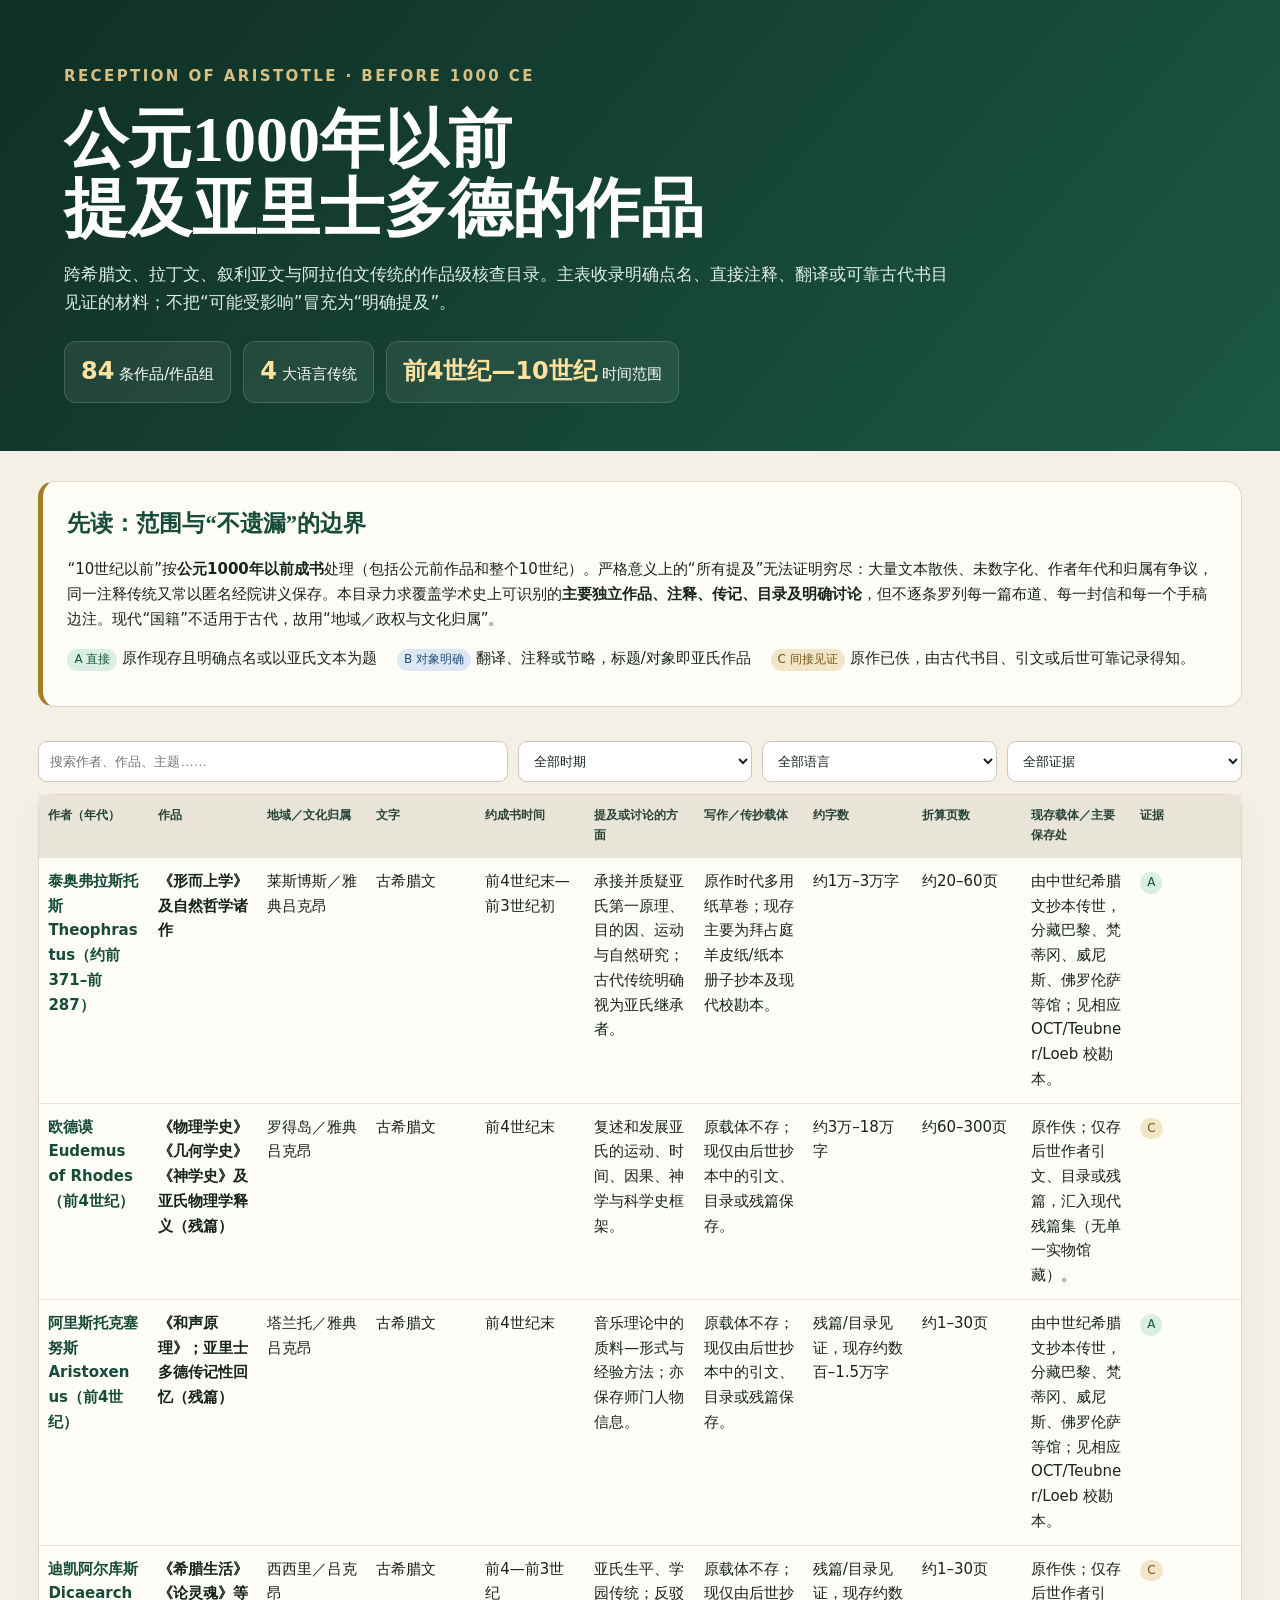
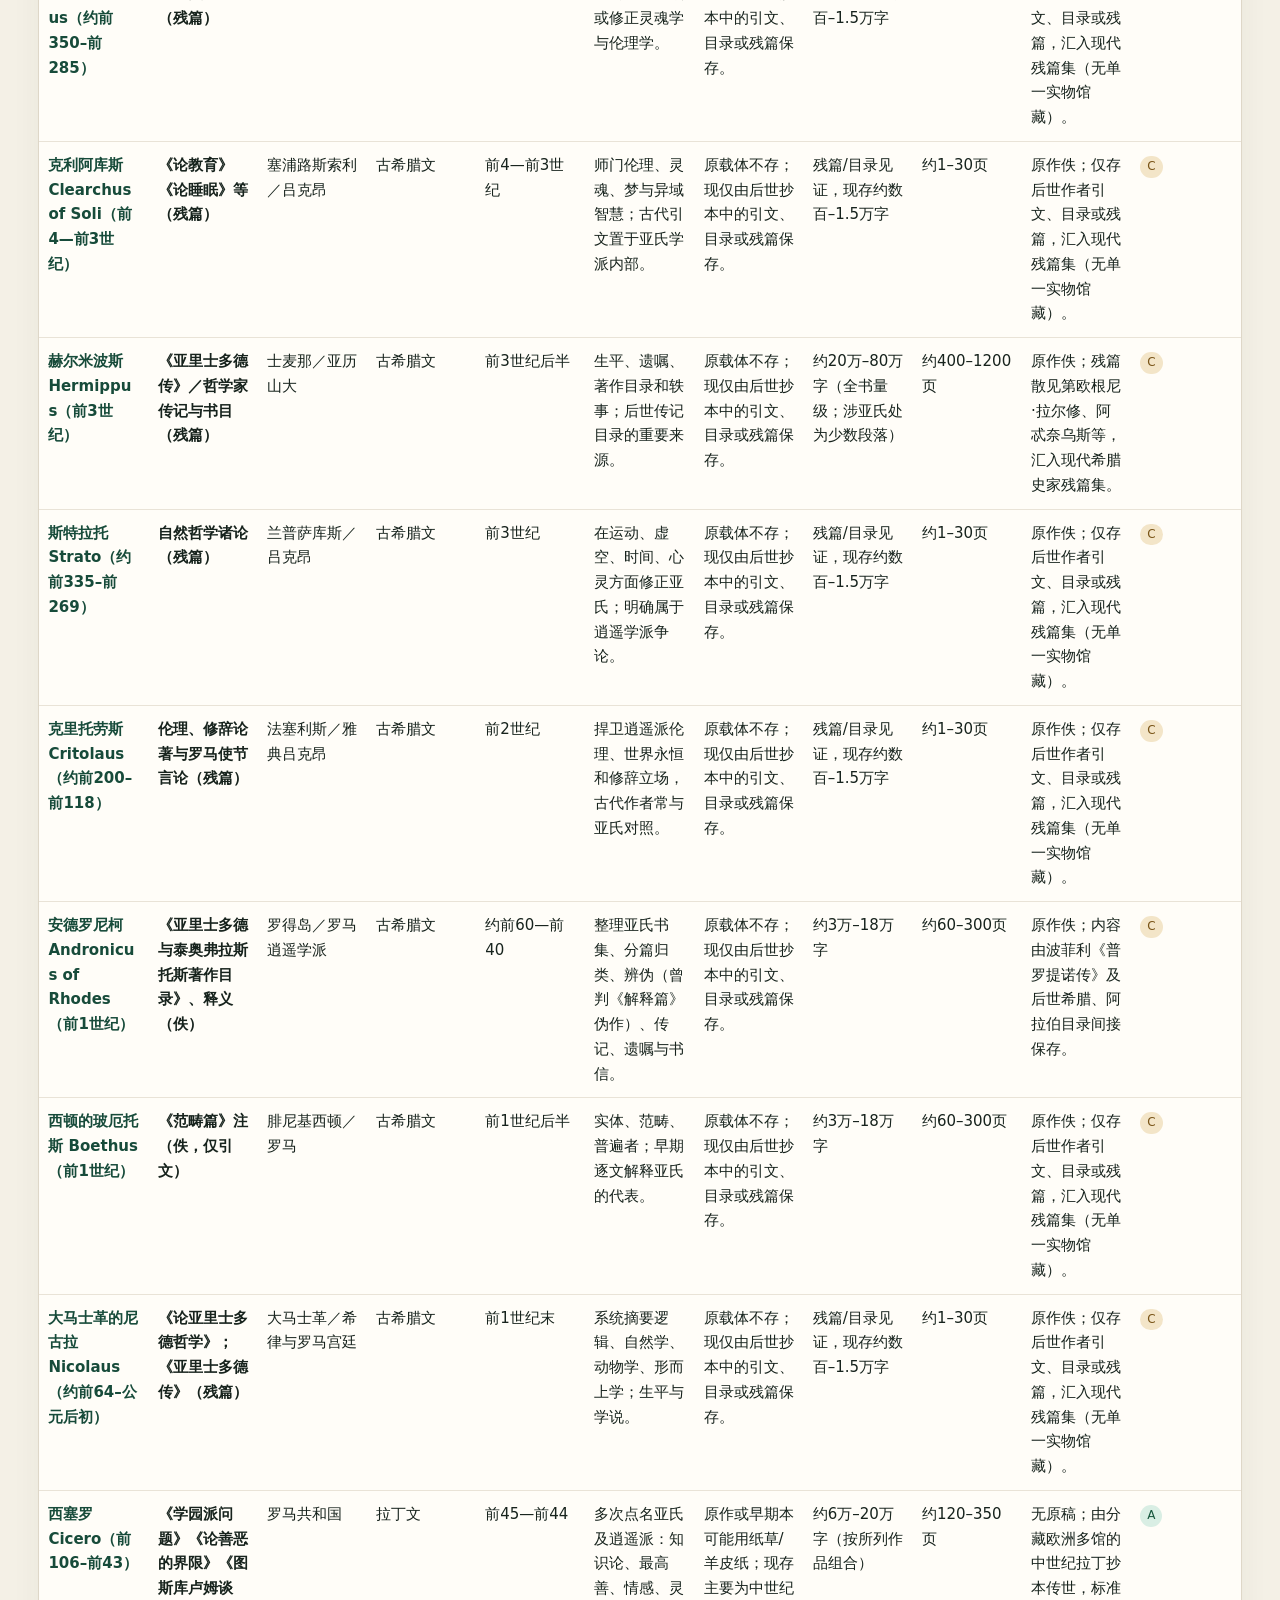
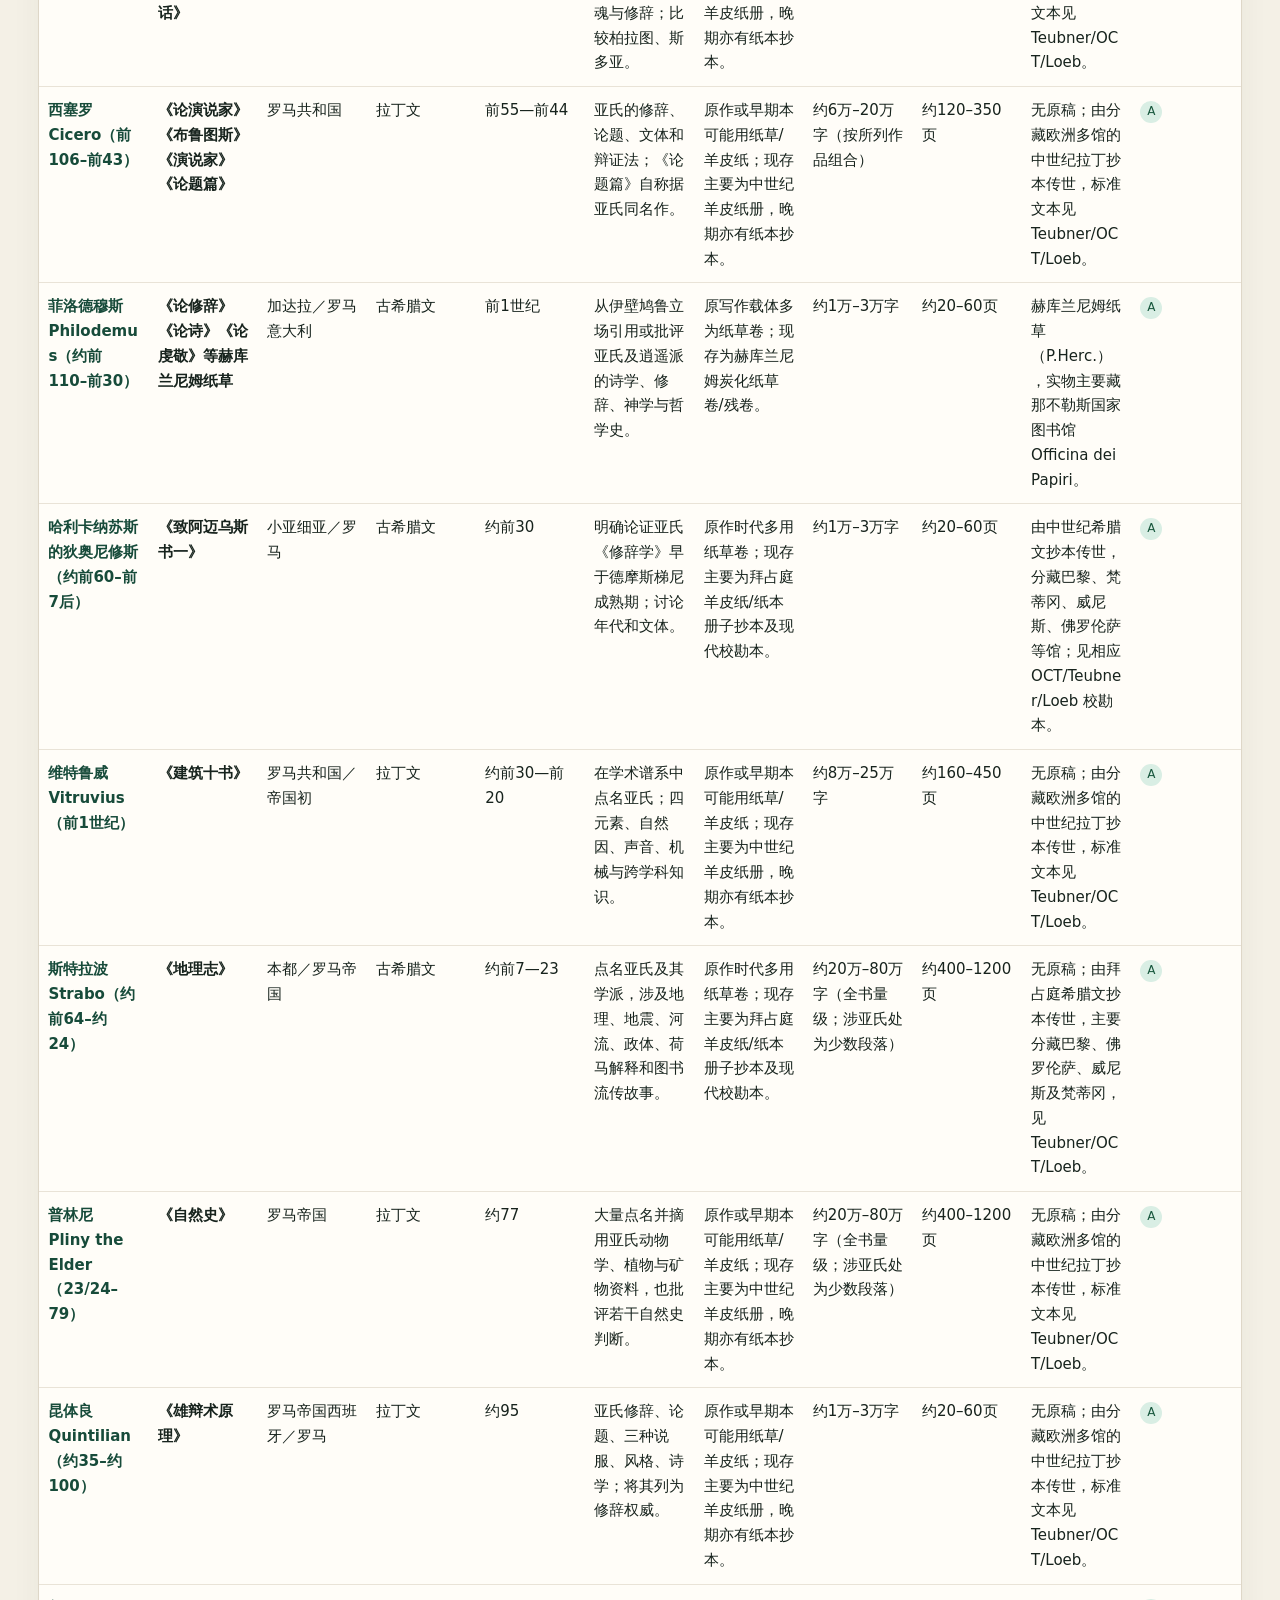
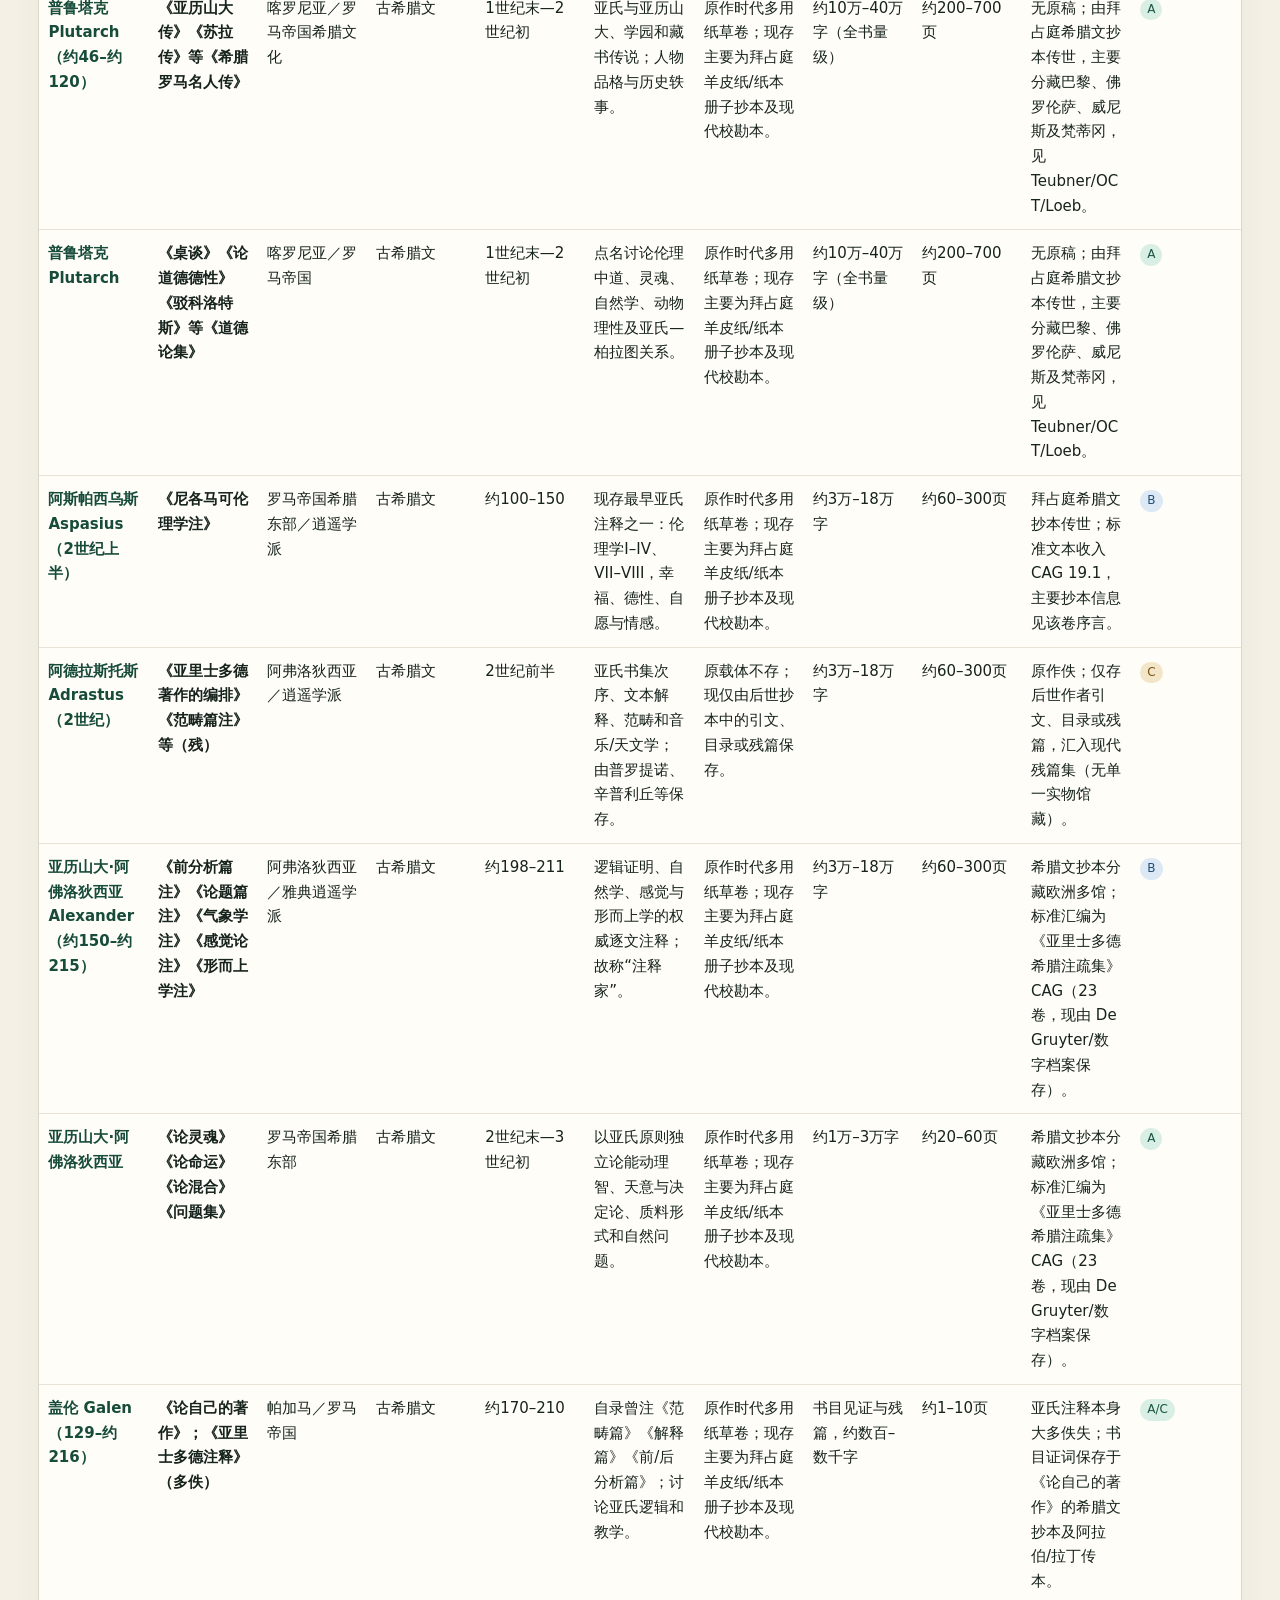
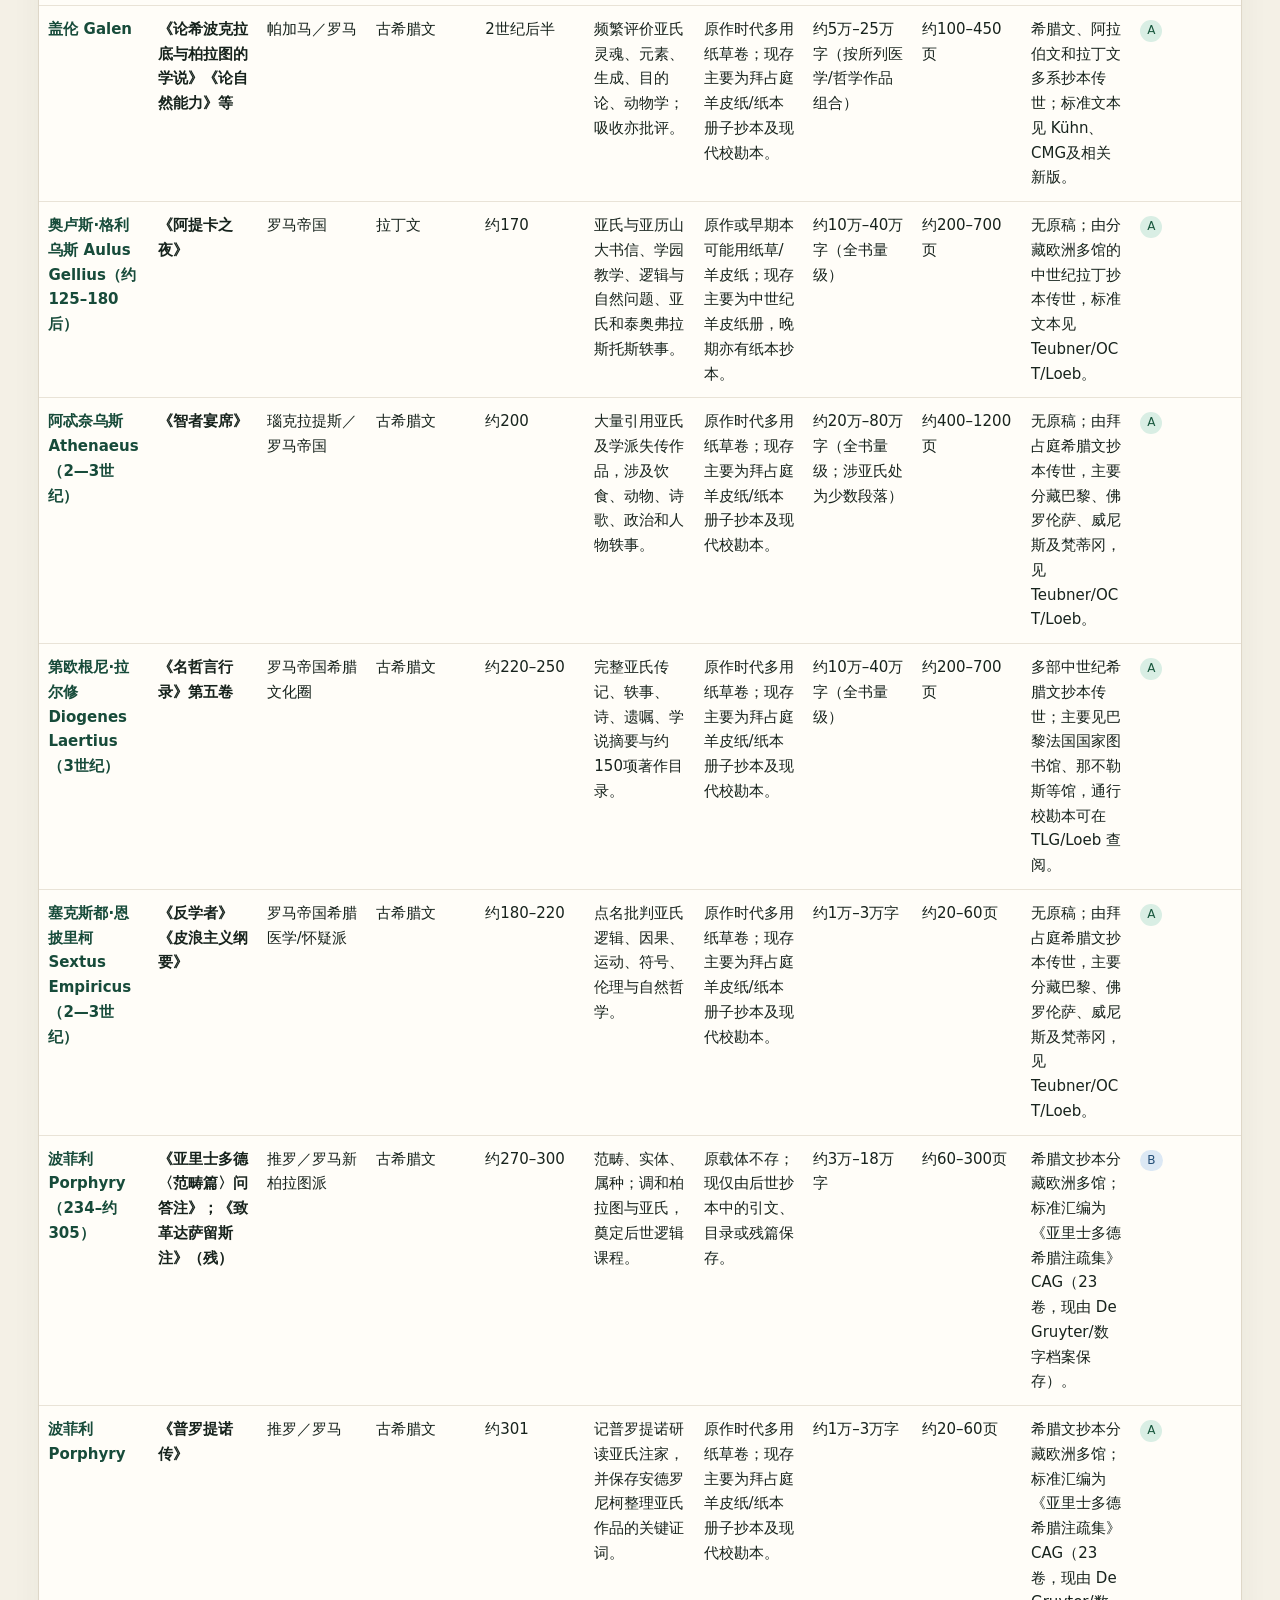
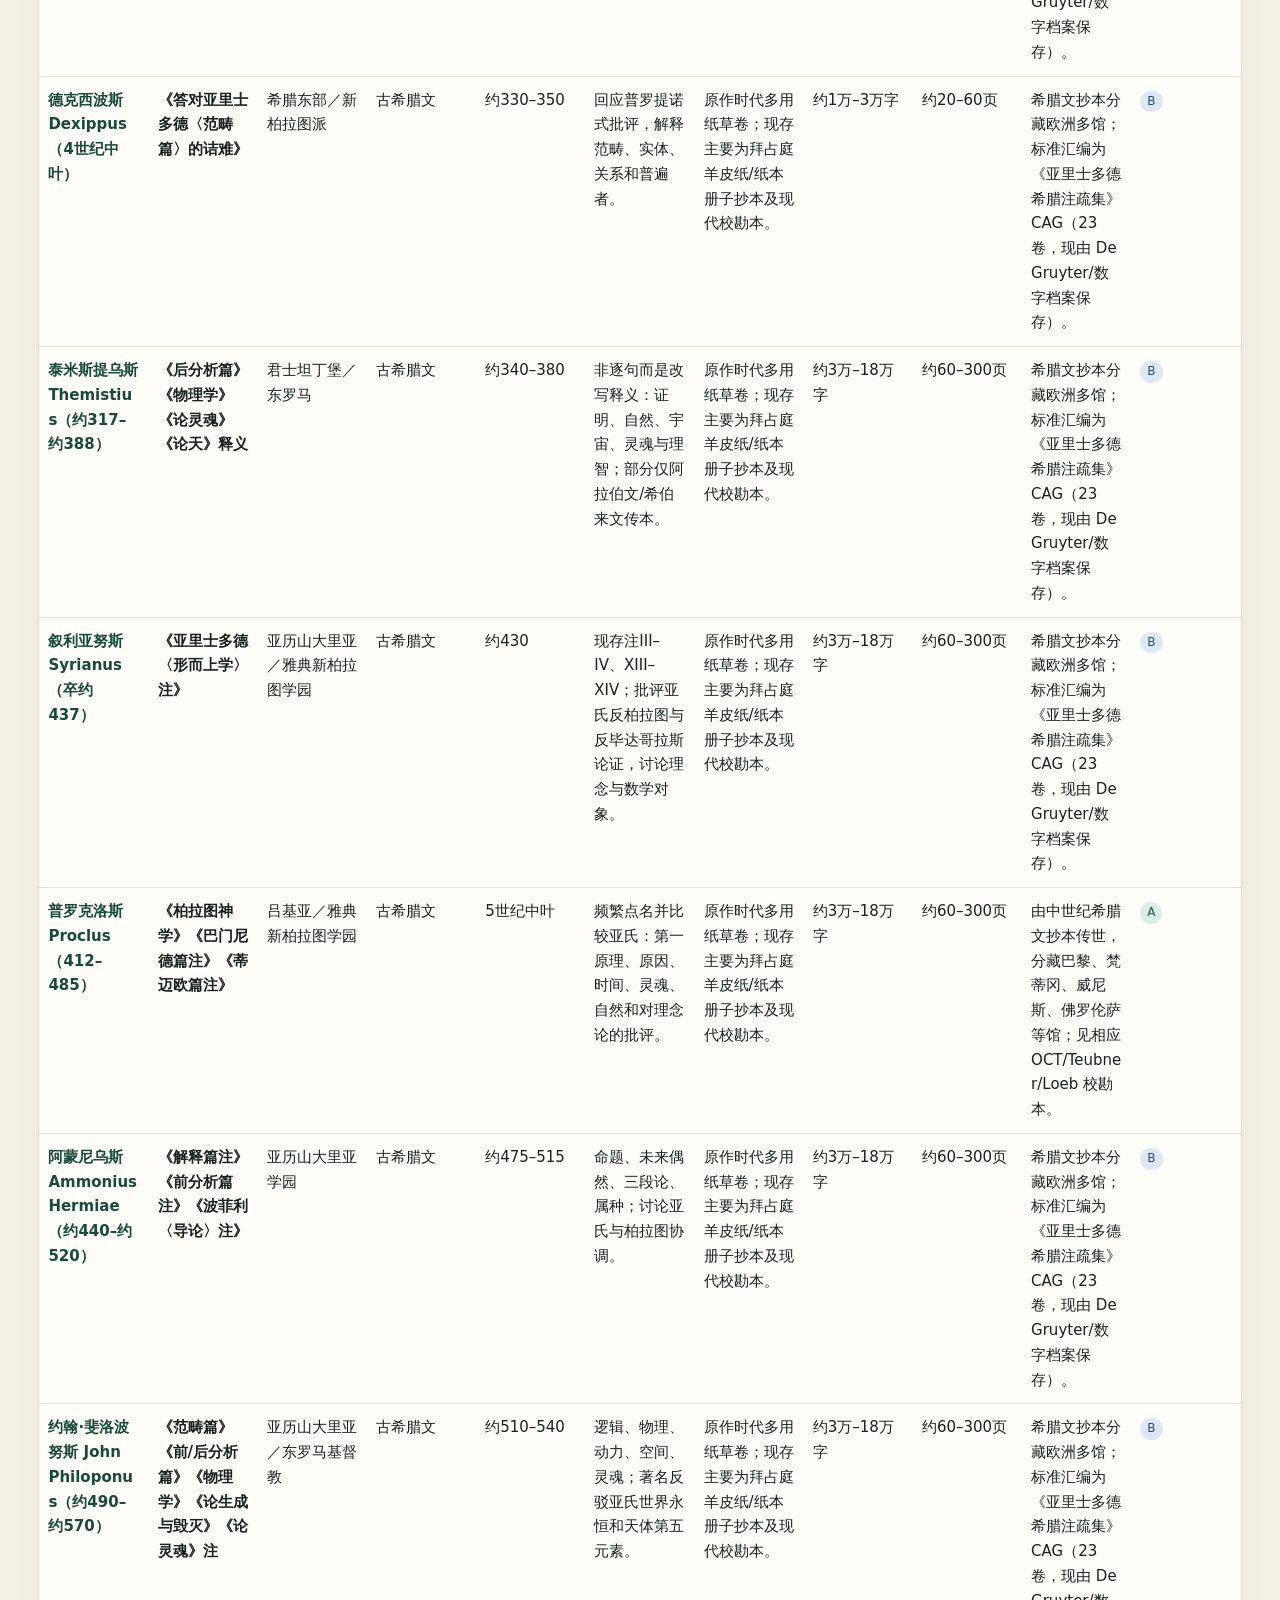
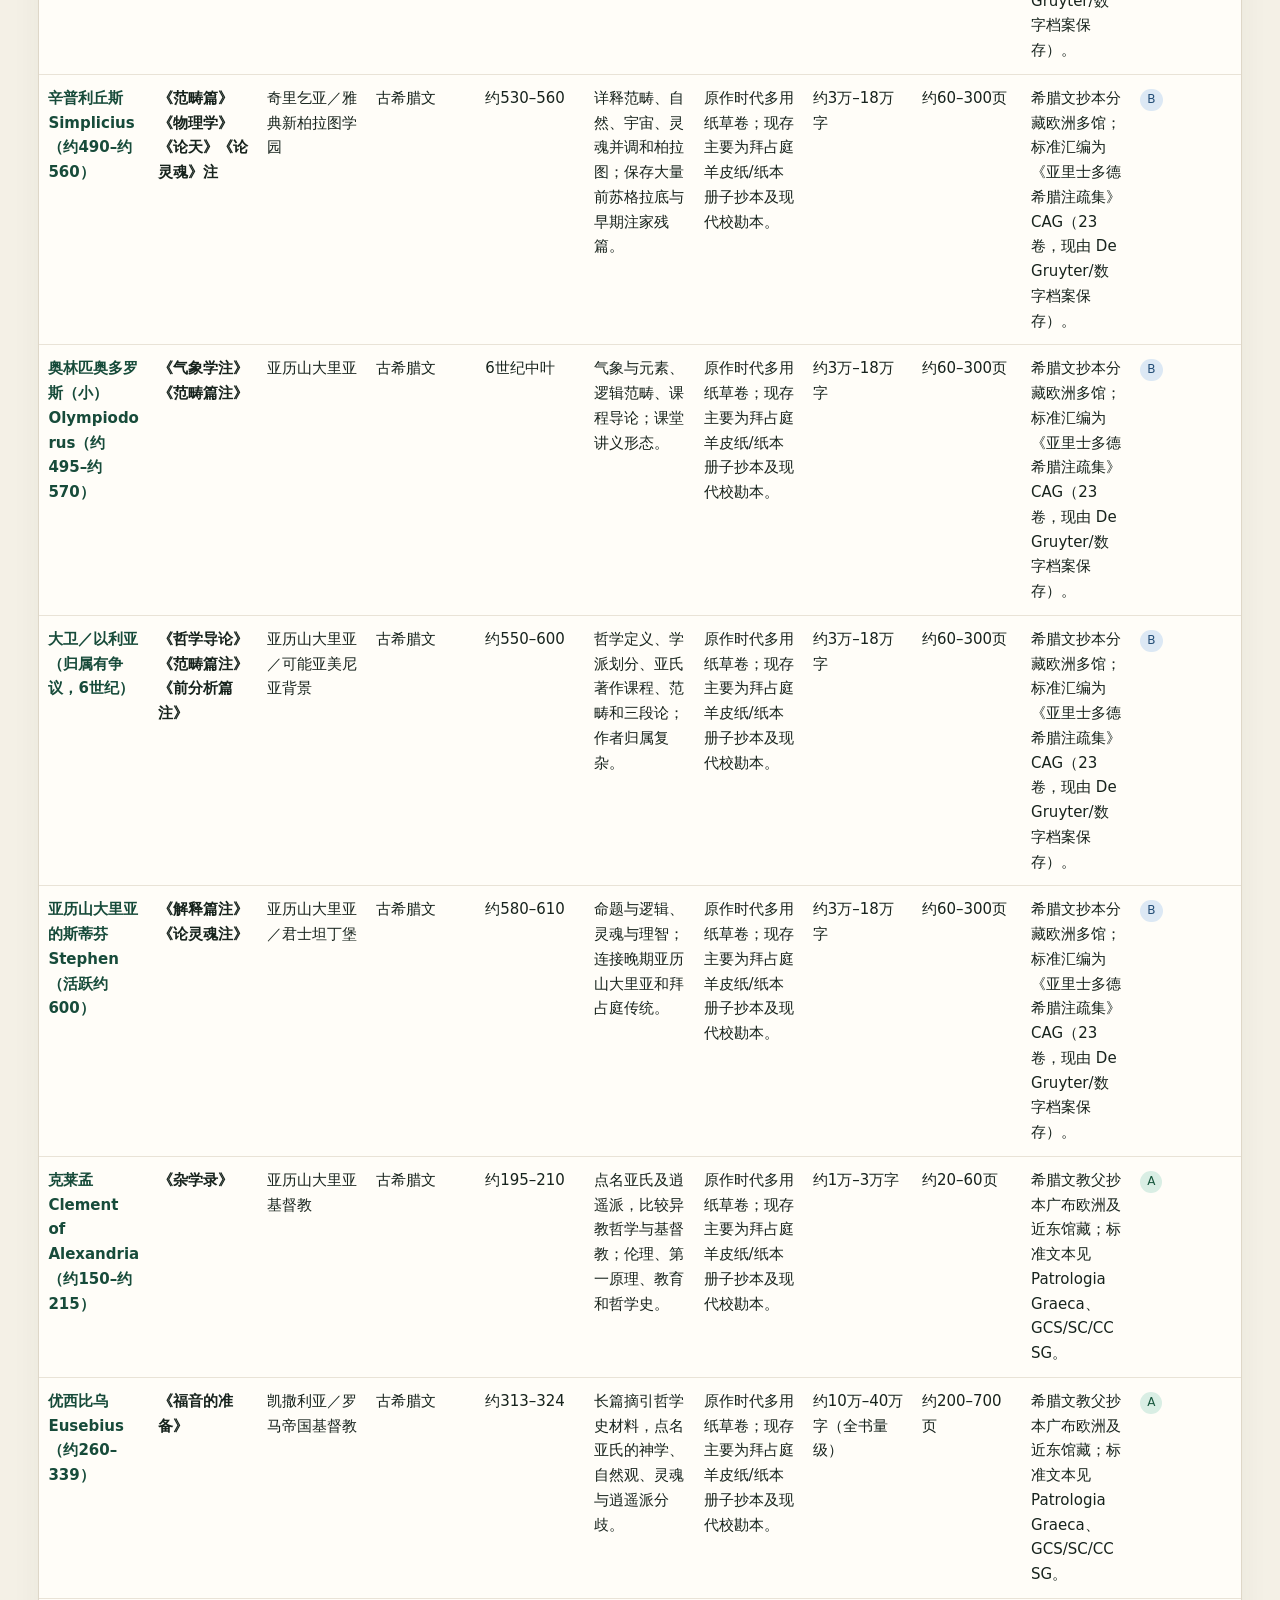
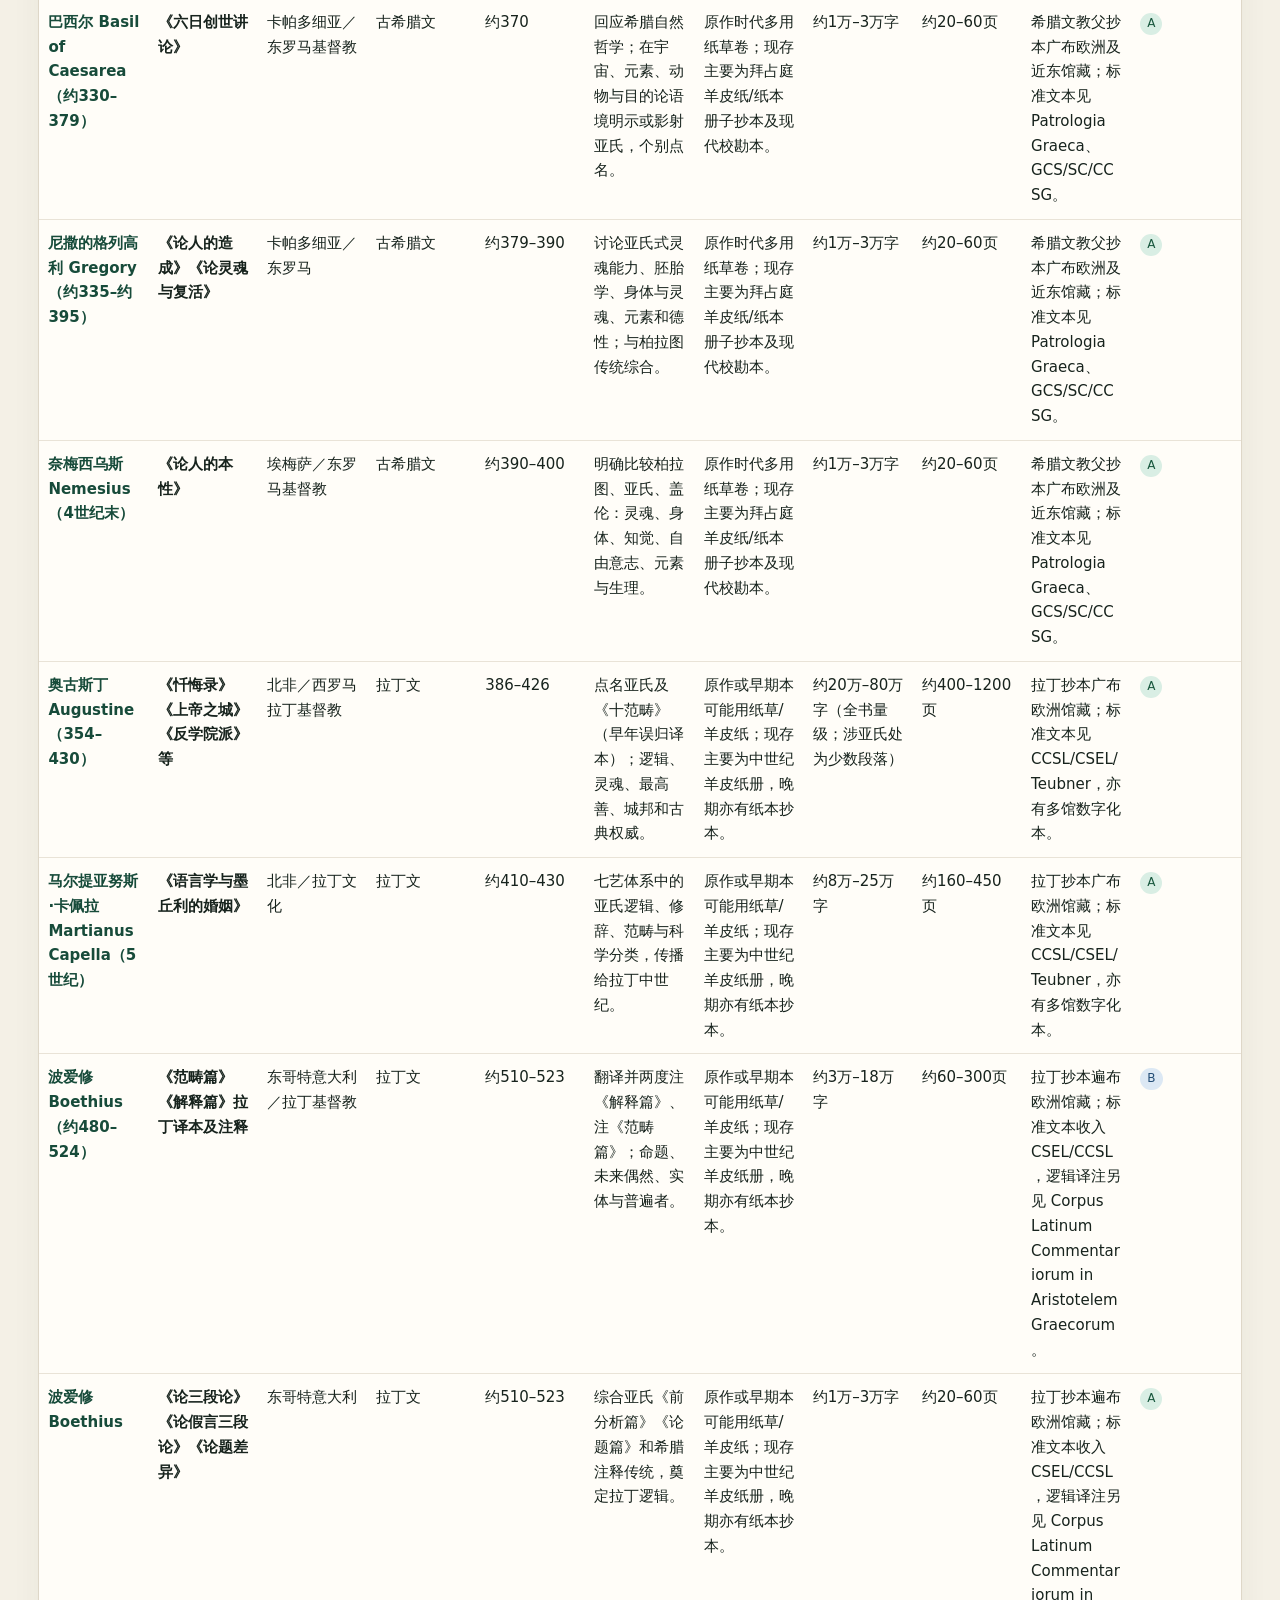
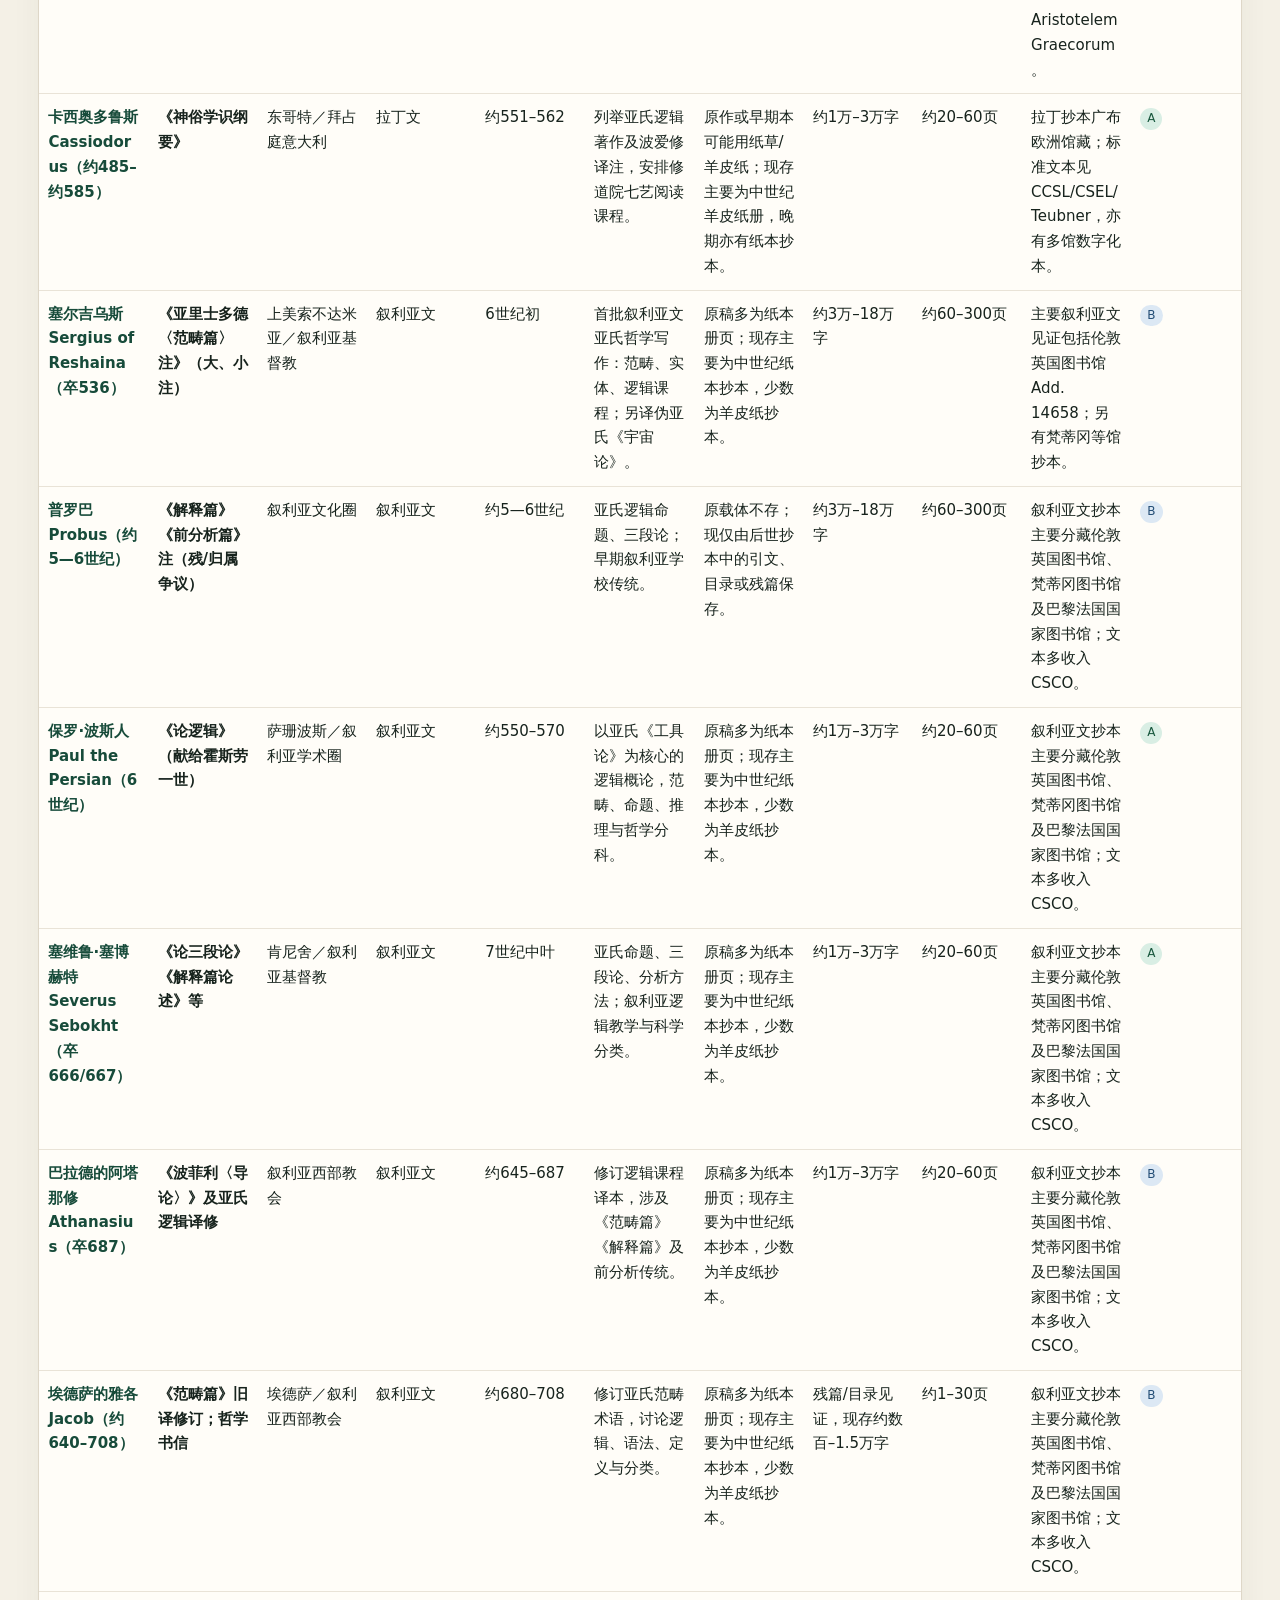
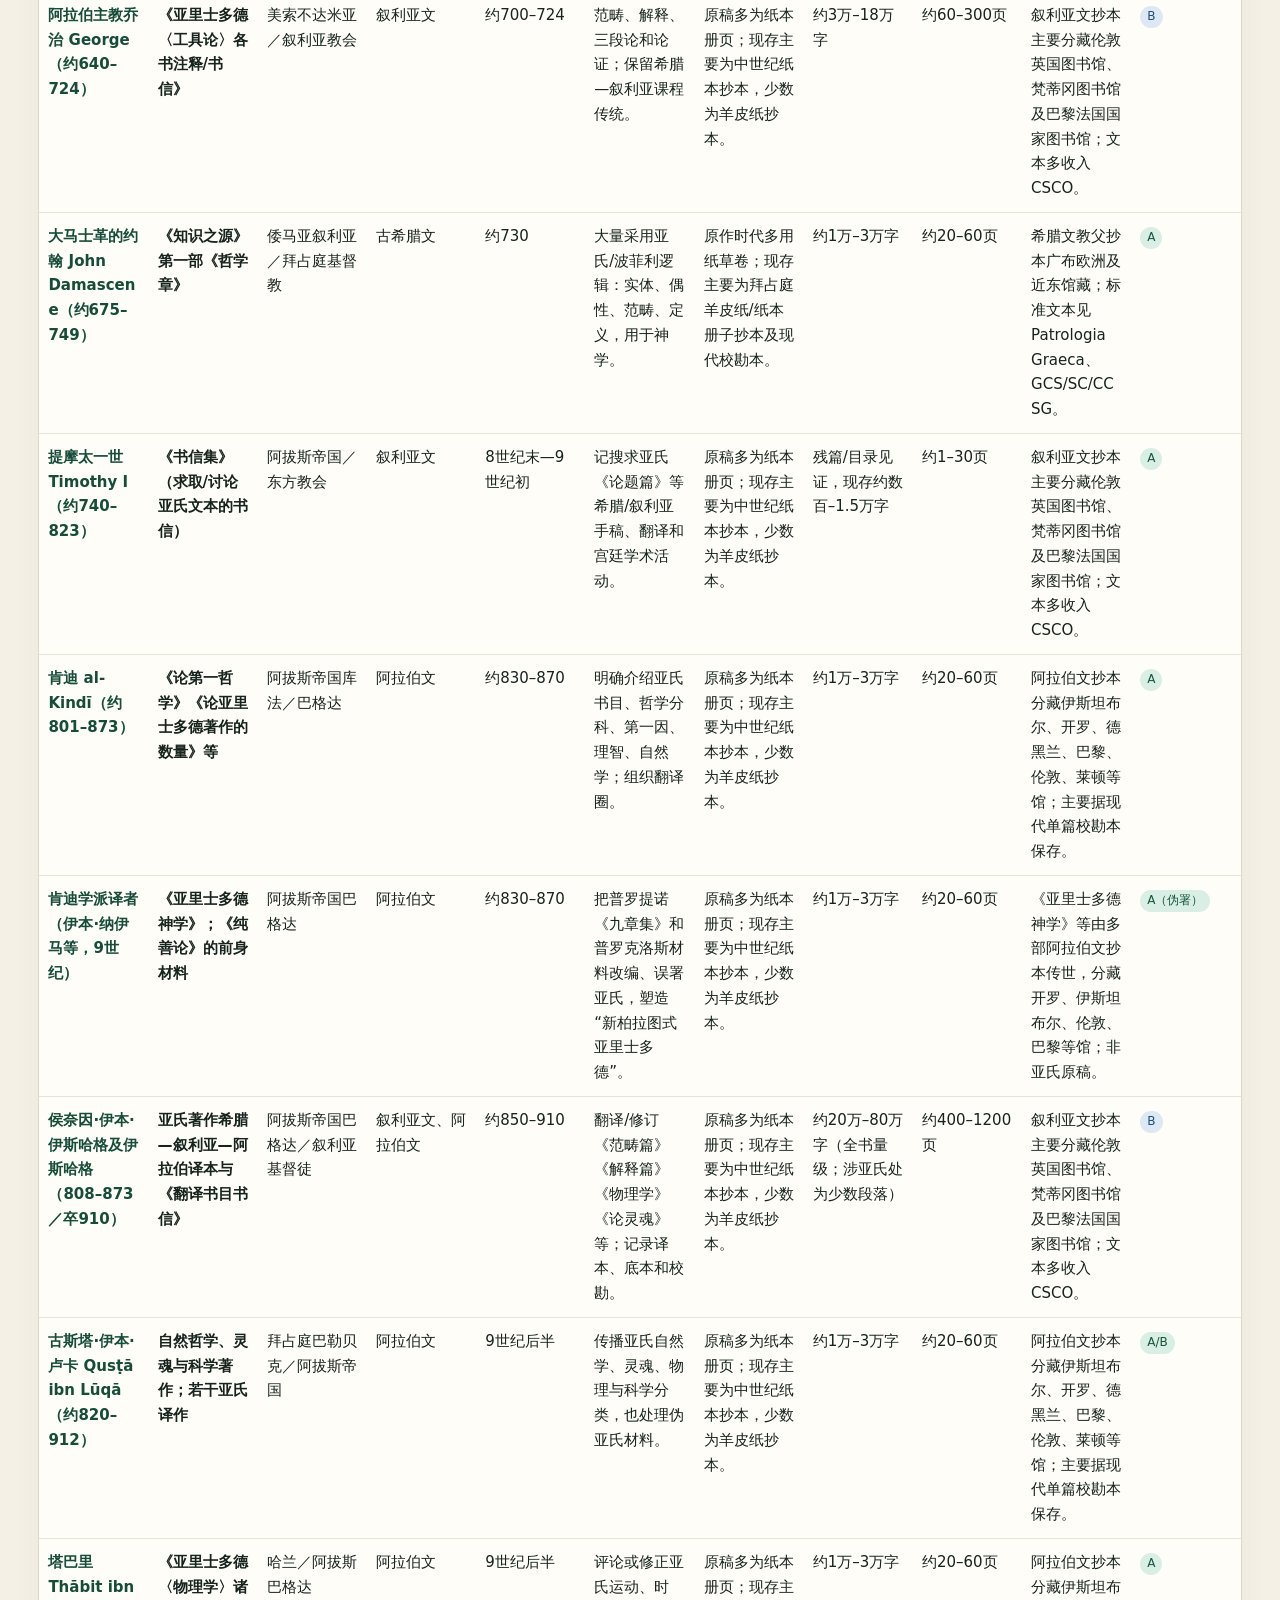
<file: aristotle_before_1000.html>
<!doctype html>
<html lang="zh-CN">
<head>
<meta charset="utf-8"><meta name="viewport" content="width=device-width,initial-scale=1">
<title>公元1000年以前提及亚里士多德的作品</title>
<style>
:root{--ink:#17231d;--muted:#66736d;--paper:#f4f0e6;--card:#fffdf8;--green:#174b3a;--gold:#aa7b27;--line:#ded7c8;--blue:#315b83}*{box-sizing:border-box}body{margin:0;background:var(--paper);color:var(--ink);font:15px/1.65 system-ui,"Noto Sans SC","Microsoft YaHei",sans-serif}header{padding:64px max(5vw,24px) 48px;background:linear-gradient(130deg,#102f25,#1b5843);color:#fff}header .eyebrow{letter-spacing:.16em;color:#d9c082;font-weight:700}h1{font-family:Georgia,"Noto Serif SC",serif;font-size:clamp(34px,5vw,66px);line-height:1.08;max-width:980px;margin:.25em 0}.lead{max-width:900px;color:#e1eee8;font-size:17px}.stats{display:flex;gap:12px;flex-wrap:wrap;margin-top:25px}.stat{background:#ffffff12;border:1px solid #ffffff25;border-radius:12px;padding:10px 16px}.stat b{font-size:24px;color:#ffe2a0}main{max-width:1500px;margin:auto;padding:30px max(3vw,18px) 80px}.note,.method,.sources{background:var(--card);border:1px solid var(--line);border-radius:16px;padding:20px 24px;margin-bottom:22px}.note{border-left:5px solid var(--gold)}h2{font-family:Georgia,"Noto Serif SC",serif;color:var(--green);margin:.15em 0 .5em}.controls{position:sticky;top:0;z-index:5;background:#f4f0e6ee;backdrop-filter:blur(8px);padding:12px 0;display:grid;grid-template-columns:2fr repeat(3,1fr);gap:10px}.controls input,.controls select{width:100%;border:1px solid #cfc7b8;background:#fff;border-radius:9px;padding:11px;color:var(--ink)}.tablewrap{overflow:visible;background:var(--card);border:1px solid var(--line);border-radius:14px;box-shadow:0 12px 30px #20352c0d}table{border-collapse:collapse;width:100%;table-layout:fixed}th{position:static;background:#e9e4d8;color:#294338;text-align:left;font-size:12px}th,td{padding:11px 9px;border-bottom:1px solid #e9e3d7;vertical-align:top;overflow-wrap:anywhere;word-break:break-word}tbody tr:hover{background:#f7f4ec}td:nth-child(1){font-weight:700;color:var(--green)}td:nth-child(2){font-weight:650}.tag{display:inline-block;padding:1px 7px;border-radius:999px;font-size:12px;white-space:nowrap}.a{background:#d9eee4;color:#16563c}.b{background:#dce8f4;color:#254f77}.c{background:#f3e5c8;color:#795417}.lost{color:#9c4b3f}.small{font-size:13px;color:var(--muted)}a{color:var(--blue)}ul{margin:.4em 0}.sources li{margin:.45em 0}.footer{color:var(--muted);text-align:center;margin-top:28px}@media(max-width:900px){header{padding-top:42px}.controls{grid-template-columns:1fr 1fr}.controls input{grid-column:1/-1}.tablewrap{border:0;background:transparent;box-shadow:none}table,tbody,tr,td{display:block;width:100%}thead{display:none}tbody tr{background:var(--card);border:1px solid var(--line);border-radius:12px;margin:0 0 12px;padding:8px 12px}td{display:grid;grid-template-columns:105px minmax(0,1fr);gap:10px;padding:7px 2px;border-bottom:1px dashed #e4ddcf}td:last-child{border-bottom:0}td::before{content:attr(data-label);font-weight:700;color:#66736d;font-size:12px}}
</style>
</head><body>
<header><div class="eyebrow">RECEPTION OF ARISTOTLE · BEFORE 1000 CE</div><h1>公元1000年以前<br>提及亚里士多德的作品</h1><p class="lead">跨希腊文、拉丁文、叙利亚文与阿拉伯文传统的作品级核查目录。主表收录明确点名、直接注释、翻译或可靠古代书目见证的材料；不把“可能受影响”冒充为“明确提及”。</p><div class="stats"><span class="stat"><b id="count">0</b> 条作品/作品组</span><span class="stat"><b>4</b> 大语言传统</span><span class="stat"><b>前4世纪—10世纪</b> 时间范围</span></div></header>
<main>
<section class="note"><h2>先读：范围与“不遗漏”的边界</h2><p>“10世纪以前”按<strong>公元1000年以前成书</strong>处理（包括公元前作品和整个10世纪）。严格意义上的“所有提及”无法证明穷尽：大量文本散佚、未数字化、作者年代和归属有争议，同一注释传统又常以匿名经院讲义保存。本目录力求覆盖学术史上可识别的<strong>主要独立作品、注释、传记、目录及明确讨论</strong>，但不逐条罗列每一篇布道、每一封信和每一个手稿边注。现代“国籍”不适用于古代，故用“地域／政权与文化归属”。</p><p><span class="tag a">A 直接</span> 原作现存且明确点名或以亚氏文本为题　 <span class="tag b">B 对象明确</span> 翻译、注释或节略，标题/对象即亚氏作品　 <span class="tag c">C 间接见证</span> 原作已佚，由古代书目、引文或后世可靠记录得知。</p></section>
<div class="controls"><input id="q" placeholder="搜索作者、作品、主题……"><select id="era"><option value="">全部时期</option><option>公元前</option><option>1–3世纪</option><option>4–6世纪</option><option>7–8世纪</option><option>9–10世纪</option></select><select id="lang"><option value="">全部语言</option><option>古希腊文</option><option>拉丁文</option><option>叙利亚文</option><option>阿拉伯文</option></select><select id="grade"><option value="">全部证据</option><option>A</option><option>B</option><option>C</option></select></div>
<div class="tablewrap"><table><thead><tr><th>作者（年代）</th><th>作品</th><th>地域／文化归属</th><th>文字</th><th>约成书时间</th><th>提及或讨论的方面</th><th>写作／传抄载体</th><th>约字数</th><th>折算页数</th><th>现存载体／主要保存处</th><th>证据</th></tr></thead><tbody id="rows"></tbody></table></div>
<section class="method"><h2>重要辨析</h2><ul><li><strong>“保存处”的含义：</strong>没有一项是作者亲笔原稿。该栏优先给出主要抄本、纸草实物或残篇收藏；传本众多时，给出汇集文本的标准校勘系列，而不虚构唯一馆藏。正式引用仍须核对具体版本的 manuscript siglum。</li><li><strong>“载体、字数、页数”的口径：</strong>古代原作多先写在纸草卷、蜡板草稿或羊皮纸册上，现存则多为纸草残卷、羊皮纸/纸本抄本和现代校勘本。表中“约字数”按现存文本、残篇规模或常见现代版折算，中文“字”泛指中译/英译阅读量级；“折算页数”按学术书常见 500–700 字/页估算，不等同于任一具体版本页码。</li><li><strong>弟子著作不等于必然“提及”：</strong>泰奥弗拉斯托斯、欧德谟等大量作品延续或修正老师，但只有明确以亚氏观点为对象、或古代目录可证的项目才列入。</li><li><strong>伪亚里士多德作品：</strong>《宇宙论》《亚里士多德神学》《苹果书》《论纯善》等因古代/阿拉伯作者认为它们属于亚氏而纳入“接受史”，表内明确标为误署，不把内容算作亚氏真说。</li><li><strong>翻译也是“提及”的强形式：</strong>它没有在正文反复写名字，却整部以亚氏著作为对象，所以列为 B。</li><li><strong>成书年代：</strong>多为范围估计；注释常来自课堂讲授并经学生整理，译本也可能多次修订。</li><li><strong>10世纪边界：</strong>纳入卒于1000年前后且作品通常定为10世纪者；排除伊本·西那（980–1037）的成熟著作，因为主要成于11世纪。</li></ul></section>
<section class="sources"><h2>核查依据与延伸书目</h2><ol><li><a href="https://plato.stanford.edu/entries/aristotle-commentators/">Stanford Encyclopedia of Philosophy：Commentators on Aristotle</a>（古代注释传统、作者与作品）</li><li><a href="https://plato.stanford.edu/entries/aristotle-commentators/supplement.html">SEP：Andronicus of Rhodes supplement</a>（安德罗尼柯目录及整理活动）</li><li><a href="https://plato.stanford.edu/entries/aristotle-text/">SEP：The Textual Transmission of the Aristotelian Corpus</a>（书集形成及文本传承）</li><li><a href="https://plato.stanford.edu/entries/arabic-islamic-greek/">SEP：Greek Sources in Arabic and Islamic Philosophy</a>（截至10世纪的译介阶段）</li><li><a href="https://www.iranicaonline.org/articles/syriac-language-03-translators-greek-ideas/">Encyclopaedia Iranica：Syriac Translators</a>（叙利亚文传播）</li><li><a href="https://www.iranicaonline.org/articles/farabi-ii/">Encyclopaedia Iranica：Fārābī—Logic</a>（法拉比的《工具论》注释）</li><li><a href="https://www.iranicaonline.org/articles/farabi-iii/">Encyclopaedia Iranica：Fārābī—Metaphysics</a>（《形而上学》宗旨）</li><li><a href="http://www.ancientcommentators.org.uk/uploads/7/4/4/8/7448112/comm_bibl_2004.pdf">John Sellars, The Aristotelian Commentators: A Bibliographical Guide</a>（CAG、希腊/阿拉伯/拉丁注释书目）</li><li><a href="https://doi.org/10.18573/j.2010.10302">John W. Watt, Commentary and Translation in Syriac Aristotelian Scholarship</a>（塞尔吉乌斯至巴格达）</li><li><a href="https://penelope.uchicago.edu/Thayer/E/Roman/Texts/Diogenes_Laertius/Lives_of_the_Eminent_Philosophers/5/Aristotle*.html">Diogenes Laertius V：Life of Aristotle</a>（古代传记与书目的一手文本）</li><li><a href="https://www.ontology.co/aristotle-catalogues.htm">Ancient Catalogues of Aristotle’s Works</a>（第欧根尼、赫西基俄斯、托勒密目录对照）</li><li><a href="https://www.loebclassics.com/">Loeb Classical Library</a> 与 <a href="https://scaife.perseus.org/">Scaife/Perseus</a>（希腊、拉丁原典定位）。</li></ol><p class="small">本页是研究型目录，不是已完成的引文索引。若用于论文，应进一步核到具体卷、章、行号和批判版；尤其 C 级残篇、匿名作品与阿拉伯译名存在版本学分歧。</p></section><div class="footer">整理日期：2026-07-04 · 可在浏览器中搜索、筛选和打印</div>
</main>
<script>
const D=[
['泰奥弗拉斯托斯 Theophrastus（约前371–前287）','《形而上学》及自然哲学诸作','莱斯博斯／雅典吕克昂','古希腊文','前4世纪末—前3世纪初','承接并质疑亚氏第一原理、目的因、运动与自然研究；古代传统明确视为亚氏继承者。','A','公元前'],
['欧德谟 Eudemus of Rhodes（前4世纪）','《物理学史》《几何学史》《神学史》及亚氏物理学释义（残篇）','罗得岛／雅典吕克昂','古希腊文','前4世纪末','复述和发展亚氏的运动、时间、因果、神学与科学史框架。','C','公元前'],
['阿里斯托克塞努斯 Aristoxenus（前4世纪）','《和声原理》；亚里士多德传记性回忆（残篇）','塔兰托／雅典吕克昂','古希腊文','前4世纪末','音乐理论中的质料—形式与经验方法；亦保存师门人物信息。','A','公元前'],
['迪凯阿尔库斯 Dicaearchus（约前350–前285）','《希腊生活》《论灵魂》等（残篇）','西西里／吕克昂','古希腊文','前4—前3世纪','亚氏生平、学园传统；反驳或修正灵魂学与伦理学。','C','公元前'],
['克利阿库斯 Clearchus of Soli（前4—前3世纪）','《论教育》《论睡眠》等（残篇）','塞浦路斯索利／吕克昂','古希腊文','前4—前3世纪','师门伦理、灵魂、梦与异域智慧；古代引文置于亚氏学派内部。','C','公元前'],
['赫尔米波斯 Hermippus（前3世纪）','《亚里士多德传》／哲学家传记与书目（残篇）','士麦那／亚历山大','古希腊文','前3世纪后半','生平、遗嘱、著作目录和轶事；后世传记目录的重要来源。','C','公元前'],
['斯特拉托 Strato（约前335–前269）','自然哲学诸论（残篇）','兰普萨库斯／吕克昂','古希腊文','前3世纪','在运动、虚空、时间、心灵方面修正亚氏；明确属于逍遥学派争论。','C','公元前'],
['克里托劳斯 Critolaus（约前200–前118）','伦理、修辞论著与罗马使节言论（残篇）','法塞利斯／雅典吕克昂','古希腊文','前2世纪','捍卫逍遥派伦理、世界永恒和修辞立场，古代作者常与亚氏对照。','C','公元前'],
['安德罗尼柯 Andronicus of Rhodes（前1世纪）','《亚里士多德与泰奥弗拉斯托斯著作目录》、释义（佚）','罗得岛／罗马逍遥学派','古希腊文','约前60—前40','整理亚氏书集、分篇归类、辨伪（曾判《解释篇》伪作）、传记、遗嘱与书信。','C','公元前'],
['西顿的玻厄托斯 Boethus（前1世纪）','《范畴篇》注（佚，仅引文）','腓尼基西顿／罗马','古希腊文','前1世纪后半','实体、范畴、普遍者；早期逐文解释亚氏的代表。','C','公元前'],
['大马士革的尼古拉 Nicolaus（约前64–公元后初）','《论亚里士多德哲学》；《亚里士多德传》（残篇）','大马士革／希律与罗马宫廷','古希腊文','前1世纪末','系统摘要逻辑、自然学、动物学、形而上学；生平与学说。','C','公元前'],
['西塞罗 Cicero（前106–前43）','《学园派问题》《论善恶的界限》《图斯库卢姆谈话》','罗马共和国','拉丁文','前45—前44','多次点名亚氏及逍遥派：知识论、最高善、情感、灵魂与修辞；比较柏拉图、斯多亚。','A','公元前'],
['西塞罗 Cicero（前106–前43）','《论演说家》《布鲁图斯》《演说家》《论题篇》','罗马共和国','拉丁文','前55—前44','亚氏的修辞、论题、文体和辩证法；《论题篇》自称据亚氏同名作。','A','公元前'],
['菲洛德穆斯 Philodemus（约前110–前30）','《论修辞》《论诗》《论虔敬》等赫库兰尼姆纸草','加达拉／罗马意大利','古希腊文','前1世纪','从伊壁鸠鲁立场引用或批评亚氏及逍遥派的诗学、修辞、神学与哲学史。','A','公元前'],
['哈利卡纳苏斯的狄奥尼修斯（约前60–前7后）','《致阿迈乌斯书一》','小亚细亚／罗马','古希腊文','约前30','明确论证亚氏《修辞学》早于德摩斯梯尼成熟期；讨论年代和文体。','A','公元前'],
['维特鲁威 Vitruvius（前1世纪）','《建筑十书》','罗马共和国／帝国初','拉丁文','约前30—前20','在学术谱系中点名亚氏；四元素、自然因、声音、机械与跨学科知识。','A','公元前'],
['斯特拉波 Strabo（约前64–约24）','《地理志》','本都／罗马帝国','古希腊文','约前7—23','点名亚氏及其学派，涉及地理、地震、河流、政体、荷马解释和图书流传故事。','A','1–3世纪'],
['普林尼 Pliny the Elder（23/24–79）','《自然史》','罗马帝国','拉丁文','约77','大量点名并摘用亚氏动物学、植物与矿物资料，也批评若干自然史判断。','A','1–3世纪'],
['昆体良 Quintilian（约35–约100）','《雄辩术原理》','罗马帝国西班牙／罗马','拉丁文','约95','亚氏修辞、论题、三种说服、风格、诗学；将其列为修辞权威。','A','1–3世纪'],
['普鲁塔克 Plutarch（约46–约120）','《亚历山大传》《苏拉传》等《希腊罗马名人传》','喀罗尼亚／罗马帝国希腊文化','古希腊文','1世纪末—2世纪初','亚氏与亚历山大、学园和藏书传说；人物品格与历史轶事。','A','1–3世纪'],
['普鲁塔克 Plutarch','《桌谈》《论道德德性》《驳科洛特斯》等《道德论集》','喀罗尼亚／罗马帝国','古希腊文','1世纪末—2世纪初','点名讨论伦理中道、灵魂、自然学、动物理性及亚氏—柏拉图关系。','A','1–3世纪'],
['阿斯帕西乌斯 Aspasius（2世纪上半）','《尼各马可伦理学注》','罗马帝国希腊东部／逍遥学派','古希腊文','约100–150','现存最早亚氏注释之一：伦理学I–IV、VII–VIII，幸福、德性、自愿与情感。','B','1–3世纪'],
['阿德拉斯托斯 Adrastus（2世纪）','《亚里士多德著作的编排》《范畴篇注》等（残）','阿弗洛狄西亚／逍遥学派','古希腊文','2世纪前半','亚氏书集次序、文本解释、范畴和音乐/天文学；由普罗提诺、辛普利丘等保存。','C','1–3世纪'],
['亚历山大·阿佛洛狄西亚 Alexander（约150–约215）','《前分析篇注》《论题篇注》《气象学注》《感觉论注》《形而上学注》','阿弗洛狄西亚／雅典逍遥学派','古希腊文','约198–211','逻辑证明、自然学、感觉与形而上学的权威逐文注释；故称“注释家”。','B','1–3世纪'],
['亚历山大·阿佛洛狄西亚','《论灵魂》《论命运》《论混合》《问题集》','罗马帝国希腊东部','古希腊文','2世纪末—3世纪初','以亚氏原则独立论能动理智、天意与决定论、质料形式和自然问题。','A','1–3世纪'],
['盖伦 Galen（129–约216）','《论自己的著作》；《亚里士多德注释》（多佚）','帕加马／罗马帝国','古希腊文','约170–210','自录曾注《范畴篇》《解释篇》《前/后分析篇》；讨论亚氏逻辑和教学。','A/C','1–3世纪'],
['盖伦 Galen','《论希波克拉底与柏拉图的学说》《论自然能力》等','帕加马／罗马','古希腊文','2世纪后半','频繁评价亚氏灵魂、元素、生成、目的论、动物学；吸收亦批评。','A','1–3世纪'],
['奥卢斯·格利乌斯 Aulus Gellius（约125–180后）','《阿提卡之夜》','罗马帝国','拉丁文','约170','亚氏与亚历山大书信、学园教学、逻辑与自然问题、亚氏和泰奥弗拉斯托斯轶事。','A','1–3世纪'],
['阿忒奈乌斯 Athenaeus（2—3世纪）','《智者宴席》','瑙克拉提斯／罗马帝国','古希腊文','约200','大量引用亚氏及学派失传作品，涉及饮食、动物、诗歌、政治和人物轶事。','A','1–3世纪'],
['第欧根尼·拉尔修 Diogenes Laertius（3世纪）','《名哲言行录》第五卷','罗马帝国希腊文化圈','古希腊文','约220–250','完整亚氏传记、轶事、诗、遗嘱、学说摘要与约150项著作目录。','A','1–3世纪'],
['塞克斯都·恩披里柯 Sextus Empiricus（2—3世纪）','《反学者》《皮浪主义纲要》','罗马帝国希腊医学/怀疑派','古希腊文','约180–220','点名批判亚氏逻辑、因果、运动、符号、伦理与自然哲学。','A','1–3世纪'],
['波菲利 Porphyry（234–约305）','《亚里士多德〈范畴篇〉问答注》；《致革达萨留斯注》（残）','推罗／罗马新柏拉图派','古希腊文','约270–300','范畴、实体、属种；调和柏拉图与亚氏，奠定后世逻辑课程。','B','1–3世纪'],
['波菲利 Porphyry','《普罗提诺传》','推罗／罗马','古希腊文','约301','记普罗提诺研读亚氏注家，并保存安德罗尼柯整理亚氏作品的关键证词。','A','4–6世纪'],
['德克西波斯 Dexippus（4世纪中叶）','《答对亚里士多德〈范畴篇〉的诘难》','希腊东部／新柏拉图派','古希腊文','约330–350','回应普罗提诺式批评，解释范畴、实体、关系和普遍者。','B','4–6世纪'],
['泰米斯提乌斯 Themistius（约317–约388）','《后分析篇》《物理学》《论灵魂》《论天》释义','君士坦丁堡／东罗马','古希腊文','约340–380','非逐句而是改写释义：证明、自然、宇宙、灵魂与理智；部分仅阿拉伯文/希伯来文传本。','B','4–6世纪'],
['叙利亚努斯 Syrianus（卒约437）','《亚里士多德〈形而上学〉注》','亚历山大里亚／雅典新柏拉图学园','古希腊文','约430','现存注III–IV、XIII–XIV；批评亚氏反柏拉图与反毕达哥拉斯论证，讨论理念与数学对象。','B','4–6世纪'],
['普罗克洛斯 Proclus（412–485）','《柏拉图神学》《巴门尼德篇注》《蒂迈欧篇注》','吕基亚／雅典新柏拉图学园','古希腊文','5世纪中叶','频繁点名并比较亚氏：第一原理、原因、时间、灵魂、自然和对理念论的批评。','A','4–6世纪'],
['阿蒙尼乌斯 Ammonius Hermiae（约440–约520）','《解释篇注》《前分析篇注》《波菲利〈导论〉注》','亚历山大里亚学园','古希腊文','约475–515','命题、未来偶然、三段论、属种；讨论亚氏与柏拉图协调。','B','4–6世纪'],
['约翰·斐洛波努斯 John Philoponus（约490–约570）','《范畴篇》《前/后分析篇》《物理学》《论生成与毁灭》《论灵魂》注','亚历山大里亚／东罗马基督教','古希腊文','约510–540','逻辑、物理、动力、空间、灵魂；著名反驳亚氏世界永恒和天体第五元素。','B','4–6世纪'],
['辛普利丘斯 Simplicius（约490–约560）','《范畴篇》《物理学》《论天》《论灵魂》注','奇里乞亚／雅典新柏拉图学园','古希腊文','约530–560','详释范畴、自然、宇宙、灵魂并调和柏拉图；保存大量前苏格拉底与早期注家残篇。','B','4–6世纪'],
['奥林匹奥多罗斯（小）Olympiodorus（约495–约570）','《气象学注》《范畴篇注》','亚历山大里亚','古希腊文','6世纪中叶','气象与元素、逻辑范畴、课程导论；课堂讲义形态。','B','4–6世纪'],
['大卫／以利亚（归属有争议，6世纪）','《哲学导论》《范畴篇注》《前分析篇注》','亚历山大里亚／可能亚美尼亚背景','古希腊文','约550–600','哲学定义、学派划分、亚氏著作课程、范畴和三段论；作者归属复杂。','B','4–6世纪'],
['亚历山大里亚的斯蒂芬 Stephen（活跃约600）','《解释篇注》《论灵魂注》','亚历山大里亚／君士坦丁堡','古希腊文','约580–610','命题与逻辑、灵魂与理智；连接晚期亚历山大里亚和拜占庭传统。','B','4–6世纪'],
['克莱孟 Clement of Alexandria（约150–约215）','《杂学录》','亚历山大里亚基督教','古希腊文','约195–210','点名亚氏及逍遥派，比较异教哲学与基督教；伦理、第一原理、教育和哲学史。','A','1–3世纪'],
['优西比乌 Eusebius（约260–339）','《福音的准备》','凯撒利亚／罗马帝国基督教','古希腊文','约313–324','长篇摘引哲学史材料，点名亚氏的神学、自然观、灵魂与逍遥派分歧。','A','4–6世纪'],
['巴西尔 Basil of Caesarea（约330–379）','《六日创世讲论》','卡帕多细亚／东罗马基督教','古希腊文','约370','回应希腊自然哲学；在宇宙、元素、动物与目的论语境明示或影射亚氏，个别点名。','A','4–6世纪'],
['尼撒的格列高利 Gregory（约335–约395）','《论人的造成》《论灵魂与复活》','卡帕多细亚／东罗马','古希腊文','约379–390','讨论亚氏式灵魂能力、胚胎学、身体与灵魂、元素和德性；与柏拉图传统综合。','A','4–6世纪'],
['奈梅西乌斯 Nemesius（4世纪末）','《论人的本性》','埃梅萨／东罗马基督教','古希腊文','约390–400','明确比较柏拉图、亚氏、盖伦：灵魂、身体、知觉、自由意志、元素与生理。','A','4–6世纪'],
['奥古斯丁 Augustine（354–430）','《忏悔录》《上帝之城》《反学院派》等','北非／西罗马拉丁基督教','拉丁文','386–426','点名亚氏及《十范畴》（早年误归译本）；逻辑、灵魂、最高善、城邦和古典权威。','A','4–6世纪'],
['马尔提亚努斯·卡佩拉 Martianus Capella（5世纪）','《语言学与墨丘利的婚姻》','北非／拉丁文化','拉丁文','约410–430','七艺体系中的亚氏逻辑、修辞、范畴与科学分类，传播给拉丁中世纪。','A','4–6世纪'],
['波爱修 Boethius（约480–524）','《范畴篇》《解释篇》拉丁译本及注释','东哥特意大利／拉丁基督教','拉丁文','约510–523','翻译并两度注《解释篇》、注《范畴篇》；命题、未来偶然、实体与普遍者。','B','4–6世纪'],
['波爱修 Boethius','《论三段论》《论假言三段论》《论题差异》','东哥特意大利','拉丁文','约510–523','综合亚氏《前分析篇》《论题篇》和希腊注释传统，奠定拉丁逻辑。','A','4–6世纪'],
['卡西奥多鲁斯 Cassiodorus（约485–约585）','《神俗学识纲要》','东哥特／拜占庭意大利','拉丁文','约551–562','列举亚氏逻辑著作及波爱修译注，安排修道院七艺阅读课程。','A','4–6世纪'],
['塞尔吉乌斯 Sergius of Reshaina（卒536）','《亚里士多德〈范畴篇〉注》（大、小注）','上美索不达米亚／叙利亚基督教','叙利亚文','6世纪初','首批叙利亚文亚氏哲学写作：范畴、实体、逻辑课程；另译伪亚氏《宇宙论》。','B','4–6世纪'],
['普罗巴 Probus（约5—6世纪）','《解释篇》《前分析篇》注（残/归属争议）','叙利亚文化圈','叙利亚文','约5—6世纪','亚氏逻辑命题、三段论；早期叙利亚学校传统。','B','4–6世纪'],
['保罗·波斯人 Paul the Persian（6世纪）','《论逻辑》（献给霍斯劳一世）','萨珊波斯／叙利亚学术圈','叙利亚文','约550–570','以亚氏《工具论》为核心的逻辑概论，范畴、命题、推理与哲学分科。','A','4–6世纪'],
['塞维鲁·塞博赫特 Severus Sebokht（卒666/667）','《论三段论》《解释篇论述》等','肯尼舍／叙利亚基督教','叙利亚文','7世纪中叶','亚氏命题、三段论、分析方法；叙利亚逻辑教学与科学分类。','A','7–8世纪'],
['巴拉德的阿塔那修 Athanasius（卒687）','《波菲利〈导论〉》及亚氏逻辑译修','叙利亚西部教会','叙利亚文','约645–687','修订逻辑课程译本，涉及《范畴篇》《解释篇》及前分析传统。','B','7–8世纪'],
['埃德萨的雅各 Jacob（约640–708）','《范畴篇》旧译修订；哲学书信','埃德萨／叙利亚西部教会','叙利亚文','约680–708','修订亚氏范畴术语，讨论逻辑、语法、定义与分类。','B','7–8世纪'],
['阿拉伯主教乔治 George（约640–724）','《亚里士多德〈工具论〉各书注释/书信》','美索不达米亚／叙利亚教会','叙利亚文','约700–724','范畴、解释、三段论和论证；保留希腊—叙利亚课程传统。','B','7–8世纪'],
['大马士革的约翰 John Damascene（约675–749）','《知识之源》第一部《哲学章》','倭马亚叙利亚／拜占庭基督教','古希腊文','约730','大量采用亚氏/波菲利逻辑：实体、偶性、范畴、定义，用于神学。','A','7–8世纪'],
['提摩太一世 Timothy I（约740–823）','《书信集》（求取/讨论亚氏文本的书信）','阿拔斯帝国／东方教会','叙利亚文','8世纪末—9世纪初','记搜求亚氏《论题篇》等希腊/叙利亚手稿、翻译和宫廷学术活动。','A','7–8世纪'],
['肯迪 al-Kindī（约801–873）','《论第一哲学》《论亚里士多德著作的数量》等','阿拔斯帝国库法／巴格达','阿拉伯文','约830–870','明确介绍亚氏书目、哲学分科、第一因、理智、自然学；组织翻译圈。','A','9–10世纪'],
['肯迪学派译者（伊本·纳伊马等，9世纪）','《亚里士多德神学》；《纯善论》的前身材料','阿拔斯帝国巴格达','阿拉伯文','约830–870','把普罗提诺《九章集》和普罗克洛斯材料改编、误署亚氏，塑造“新柏拉图式亚里士多德”。','A（伪署）','9–10世纪'],
['侯奈因·伊本·伊斯哈格及伊斯哈格（808–873／卒910）','亚氏著作希腊—叙利亚—阿拉伯译本与《翻译书目书信》','阿拔斯帝国巴格达／叙利亚基督徒','叙利亚文、阿拉伯文','约850–910','翻译/修订《范畴篇》《解释篇》《物理学》《论灵魂》等；记录译本、底本和校勘。','B','9–10世纪'],
['古斯塔·伊本·卢卡 Qusṭā ibn Lūqā（约820–912）','自然哲学、灵魂与科学著作；若干亚氏译作','拜占庭巴勒贝克／阿拔斯帝国','阿拉伯文','9世纪后半','传播亚氏自然学、灵魂、物理与科学分类，也处理伪亚氏材料。','A/B','9–10世纪'],
['塔巴里 Thābit ibn Qurra（826–901）','《亚里士多德〈物理学〉诸问题》等','哈兰／阿拔斯巴格达','阿拉伯文','9世纪后半','评论或修正亚氏运动、时间、空间、天文学和自然学。','A','9–10世纪'],
['法拉比 al-Fārābī（约870–950）','《〈范畴篇〉〈解释篇〉〈前/后分析篇〉〈论题篇〉等短/中/长注》','法拉布／巴格达—阿勒颇伊斯兰哲学','阿拉伯文','约900–950','覆盖扩展《工具论》：范畴、语言、命题、三段论、证明、辩证、修辞和诗学。','B','9–10世纪'],
['法拉比 al-Fārābī','《亚里士多德哲学》《柏拉图与亚里士多德哲学的调和》','阿拔斯文化圈','阿拉伯文','约930–950','重构亚氏求知路径、自然学和形而上学；协调柏拉图与亚氏（调和篇归属偶有争论）。','A','9–10世纪'],
['法拉比 al-Fārābī','《诸科学的分类》《字母书》《形而上学宗旨》','阿拔斯文化圈','阿拉伯文','约930–950','亚氏逻辑与阿拉伯语法、十范畴、四因；解释《形而上学》主题是“存在之为存在”。','A','9–10世纪'],
['阿布·比什尔·马塔 Abū Bishr Mattā（约870–940）','《后分析篇》译本；逻辑注释（多佚）','巴格达／叙利亚基督教—阿拉伯哲学','阿拉伯文','约900–940','翻译并教授亚氏逻辑、证明学；巴格达学派核心教师。','B','9–10世纪'],
['叶海亚·伊本·阿迪 Yaḥyā ibn ʿAdī（893–974）','《亚氏逻辑注释与问题集》；译修《诗学》等','巴格达／雅各派基督徒','阿拉伯文','约930–974','逻辑、诗学、形而上学及伦理；校订前代亚氏译本并参与真伪讨论。','A/B','9–10世纪'],
['阿布·苏莱曼·西吉斯塔尼（约912–约985）','《智慧之筐／哲学家言论集》（后人编定）','巴格达哲学圈','阿拉伯文','10世纪后半','保存亚氏格言、哲学史形象及巴格达学派对其逻辑与形而上学的讨论。','A/C','9–10世纪'],
['拉齐 Abū Bakr al-Rāzī（约865–925）','《哲学生活》《精神医学》等','雷伊／伊斯兰伊朗','阿拉伯文','约900–925','点名或针对亚氏的物理与伦理传统；在原子、时间、空间、灵魂上采取批判立场。','A','9–10世纪'],
['马苏第 al-Masʿūdī（约896–956）','《黄金草原》《警世与贵鉴》','巴格达／阿拔斯旅行史家','阿拉伯文','约943–956','亚氏生平、与亚历山大关系、希腊哲学谱系及著作/科学知识。','A','9–10世纪'],
['雅库比 al-Yaʿqūbī（卒约897）','《历史》','阿拔斯帝国','阿拉伯文','约872–897','希腊哲学家章节概述亚氏生平、学说、逻辑和自然知识。','A','9–10世纪'],
['伊本·纳迪姆 Ibn al-Nadīm（卒约995/998）','《书目》al-Fihrist','阿拔斯巴格达','阿拉伯文','987–988','亚氏生平、著作目录、各书译者/译本、注家及伪作，是阿拉伯传承核心书目证据。','A','9–10世纪'],
['兄弟会 Ikhwān al-Ṣafāʾ（10世纪）','《忠诚兄弟会书简》','巴士拉／伊斯玛仪派文化圈（归属争议）','阿拉伯文','约950–980','广泛点名和综合亚氏逻辑、四因、灵魂、自然阶梯、动物学与科学分类。','A','9–10世纪'],
['阿米里 al-ʿĀmirī（卒992）','《论伊斯兰的优越》《哲学家的格言》等','呼罗珊／布哈拉伊斯兰哲学','阿拉伯文','约970–992','将亚氏置于希腊智慧谱系，讨论灵魂、伦理、宗教与哲学的关系。','A','9–10世纪'],
['米斯卡韦 Miskawayh（约932–1030）','《永恒的智慧》及10世纪早期著作','雷伊／白益王朝伊朗','阿拉伯文','约980–1000（相关部分）','收录归于亚氏的格言、伦理与智慧传统；部分材料真伪不一。','A/C','9–10世纪'],
['伊萨克·以色列 Isaac Israeli（约855–约955）','《定义书》《元素书》《精神与灵魂书》','埃及／凯鲁万犹太哲学','阿拉伯文','约900–950','明确借用、解释或修正亚氏的定义、四元素、质料形式、灵魂；兼有新柏拉图化。','A','9–10世纪'],
['萨阿迪亚·高昂 Saadia Gaon（882–942）','《信仰与见解之书》','阿拔斯巴比伦犹太学术圈','犹太阿拉伯文','约933','在创世、灵魂、认识和证明中回应希腊哲学；点名/针对亚氏世界永恒等立场。','A','9–10世纪'],
['君士坦丁堡的佛提乌斯 Photius（约810–893）','《书库》Bibliotheca；《辞典》','拜占庭帝国','古希腊文','约855–880','评述读过的古书，保存亚氏及相关传记、哲学史与注释传统的信息。','A/C','9–10世纪'],
['凯撒利亚的阿瑞塔斯 Arethas（约850–约932）','亚氏《工具论》手稿边注与经院注释','拜占庭帝国','古希腊文','约880–930','校读、抄传并注释逻辑文本，保存晚古注释材料；多属手稿边注而非独立专著。','B','9–10世纪']
];
const tbody=document.querySelector('#rows'),q=document.querySelector('#q'),era=document.querySelector('#era'),lang=document.querySelector('#lang'),grade=document.querySelector('#grade');
function held(r){const a=r[0],w=r[1],g=r[6];
 if(a.includes('菲洛德穆斯'))return '赫库兰尼姆纸草（P.Herc.），实物主要藏那不勒斯国家图书馆 Officina dei Papiri。';
 if(a.includes('塞尔吉乌斯'))return '主要叙利亚文见证包括伦敦英国图书馆 Add. 14658；另有梵蒂冈等馆抄本。';
 if(a.includes('第欧根尼·拉尔修'))return '多部中世纪希腊文抄本传世；主要见巴黎法国国家图书馆、那不勒斯等馆，通行校勘本可在 TLG/Loeb 查阅。';
 if(a.includes('波爱修'))return '拉丁抄本遍布欧洲馆藏；标准文本收入 CSEL/CCSL，逻辑译注另见 Corpus Latinum Commentariorum in Aristotelem Graecorum。';
 if(a.includes('安德罗尼柯'))return '原作佚；内容由波菲利《普罗提诺传》及后世希腊、阿拉伯目录间接保存。';
 if(a.includes('赫尔米波斯'))return '原作佚；残篇散见第欧根尼·拉尔修、阿忒奈乌斯等，汇入现代希腊史家残篇集。';
 if(a.includes('普林尼')||a.includes('昆体良')||a.includes('西塞罗')||a.includes('维特鲁威')||a.includes('格利乌斯'))return '无原稿；由分藏欧洲多馆的中世纪拉丁抄本传世，标准文本见 Teubner/OCT/Loeb。';
 if(a.includes('普鲁塔克')||a.includes('斯特拉波')||a.includes('阿忒奈乌斯')||a.includes('塞克斯都'))return '无原稿；由拜占庭希腊文抄本传世，主要分藏巴黎、佛罗伦萨、威尼斯及梵蒂冈，见 Teubner/OCT/Loeb。';
 if(a.includes('亚历山大·阿佛洛狄西亚')||a.includes('波菲利')||a.includes('德克西波斯')||a.includes('泰米斯提乌斯')||a.includes('叙利亚努斯')||a.includes('阿蒙尼乌斯')||a.includes('斐洛波努斯')||a.includes('辛普利丘斯')||a.includes('奥林匹奥多罗斯')||a.includes('大卫／以利亚')||a.includes('斯蒂芬'))return '希腊文抄本分藏欧洲多馆；标准汇编为《亚里士多德希腊注疏集》CAG（23卷，现由 De Gruyter/数字档案保存）。';
 if(a.includes('阿斯帕西乌斯'))return '拜占庭希腊文抄本传世；标准文本收入 CAG 19.1，主要抄本信息见该卷序言。';
 if(a.includes('盖伦'))return w.includes('多佚')?'亚氏注释本身大多佚失；书目证词保存于《论自己的著作》的希腊文抄本及阿拉伯/拉丁传本。':'希腊文、阿拉伯文和拉丁文多系抄本传世；标准文本见 Kühn、CMG及相关新版。';
 if(a.includes('克莱孟')||a.includes('优西比乌')||a.includes('巴西尔')||a.includes('格列高利')||a.includes('奈梅西乌斯')||a.includes('大马士革的约翰'))return '希腊文教父抄本广布欧洲及近东馆藏；标准文本见 Patrologia Graeca、GCS/SC/CCSG。';
 if(a.includes('奥古斯丁')||a.includes('卡佩拉')||a.includes('卡西奥多鲁斯'))return '拉丁抄本广布欧洲馆藏；标准文本见 CCSL/CSEL/Teubner，亦有多馆数字化本。';
 if(r[3].includes('叙利亚文'))return '叙利亚文抄本主要分藏伦敦英国图书馆、梵蒂冈图书馆及巴黎法国国家图书馆；文本多收入 CSCO。';
 if(a.includes('伊本·纳迪姆'))return '现存少量阿拉伯文抄本；重要见伊斯坦布尔 Süleymaniye、巴黎法国国家图书馆等，已有通行校勘本。';
 if(a.includes('兄弟会'))return '大量阿拉伯文抄本分藏伊斯坦布尔、开罗、德黑兰、伦敦、巴黎等馆；已有多种校勘本。';
 if(a.includes('肯迪学派译者'))return '《亚里士多德神学》等由多部阿拉伯文抄本传世，分藏开罗、伊斯坦布尔、伦敦、巴黎等馆；非亚氏原稿。';
 if(a.includes('法拉比'))return '阿拉伯文抄本分散于伊斯坦布尔 Süleymaniye、德黑兰、莱顿、巴黎、伦敦等馆；各作须据专门校勘本定位。';
 if(a.includes('佛提乌斯'))return '《书库》由拜占庭抄本传统传世；关键抄本藏威尼斯马尔恰那图书馆，另见巴黎等馆及 Budé 校勘本。';
 if(a.includes('阿瑞塔斯'))return '其本人订制或批注的希腊抄本主要见巴黎法国国家图书馆、牛津博德利图书馆及威尼斯马尔恰那图书馆。';
 if(r[3].includes('阿拉伯文')||r[3].includes('犹太阿拉伯文'))return '阿拉伯文抄本分藏伊斯坦布尔、开罗、德黑兰、巴黎、伦敦、莱顿等馆；主要据现代单篇校勘本保存。';
 if(g.startsWith('C'))return '原作佚；仅存后世作者引文、目录或残篇，汇入现代残篇集（无单一实物馆藏）。';
 if(r[3].includes('古希腊文'))return '由中世纪希腊文抄本传世，分藏巴黎、梵蒂冈、威尼斯、佛罗伦萨等馆；见相应 OCT/Teubner/Loeb 校勘本。';
 return '无作者原稿；由后世抄本传统及现代校勘本保存。';}
function material(r){const a=r[0],w=r[1],h=held(r),lang=r[3],g=r[6];
 if(h.includes('纸草')||a.includes('菲洛德穆斯'))return '原写作载体多为纸草卷；现存为赫库兰尼姆炭化纸草卷/残卷。';
 if(w.includes('边注')||w.includes('手稿'))return '羊皮纸册/纸本抄本上的校读、边注与经院注释。';
 if(g.startsWith('C')||w.includes('残')||h.includes('原作佚'))return '原载体不存；现仅由后世抄本中的引文、目录或残篇保存。';
 if(lang.includes('叙利亚文')||lang.includes('阿拉伯文')||lang.includes('犹太阿拉伯文'))return '原稿多为纸本册页；现存主要为中世纪纸本抄本，少数为羊皮纸抄本。';
 if(lang.includes('拉丁文'))return '原作或早期本可能用纸草/羊皮纸；现存主要为中世纪羊皮纸册，晚期亦有纸本抄本。';
 return '原作时代多用纸草卷；现存主要为拜占庭羊皮纸/纸本册子抄本及现代校勘本。';
}
function extent(r){const w=r[1],a=r[0],g=r[6];let words='约1万–3万字',pages='约20–60页';
 if(w.includes('书库')||w.includes('书目')||w.includes('忠诚兄弟会')||w.includes('自然史')||w.includes('地理志')||w.includes('智者宴席')||w.includes('上帝之城')){words='约20万–80万字（全书量级；涉亚氏处为少数段落）';pages='约400–1200页';}
 else if(w.includes('名哲言行录')||w.includes('福音的准备')||w.includes('道德论集')||w.includes('希腊罗马名人传')||w.includes('阿提卡之夜')){words='约10万–40万字（全书量级）';pages='约200–700页';}
 else if(w.includes('注')||w.includes('释义')||w.includes('问答')){words='约3万–18万字';pages='约60–300页';}
 else if(w.includes('译本')||w.includes('翻译')){words='约2万–12万字（随所译亚氏篇目不同）';pages='约40–220页';}
 else if(w.includes('目录')||w.includes('书信')||w.includes('格言')||w.includes('残')||g.includes('C')){words='残篇/目录见证，现存约数百–1.5万字';pages='约1–30页';}
 else if(w.includes('十书')||w.includes('词源')||w.includes('婚姻')){words='约8万–25万字';pages='约160–450页';}
 if(a.includes('西塞罗')){words='约6万–20万字（按所列作品组合）';pages='约120–350页';}
 if(a.includes('盖伦')){words=w.includes('多佚')?'书目见证与残篇，约数百–数千字':'约5万–25万字（按所列医学/哲学作品组合）';pages=w.includes('多佚')?'约1–10页':'约100–450页';}
 return [words,pages];
}
const labels=['作者（年代）','作品','地域／文化归属','文字','约成书时间','提及或讨论的方面','写作／传抄载体','约字数','折算页数','现存载体／主要保存处','证据'];
function render(){const s=q.value.trim().toLowerCase();let x=D.filter(r=>(!s||r.join(' ').toLowerCase().includes(s)||held(r).toLowerCase().includes(s)||material(r).toLowerCase().includes(s))&&(!era.value||r[7]===era.value)&&(!lang.value||r[3].includes(lang.value))&&(!grade.value||r[6].startsWith(grade.value)));tbody.innerHTML=x.map(r=>{const ex=extent(r);const v=[r[0],r[1],r[2],r[3],r[4],r[5],material(r),ex[0],ex[1],held(r),`<span class="tag ${r[6][0].toLowerCase()}">${r[6]}</span>`];return `<tr>${v.map((z,i)=>`<td data-label="${labels[i]}">${z}</td>`).join('')}</tr>`}).join('');document.querySelector('#count').textContent=D.length} [q,era,lang,grade].forEach(e=>e.addEventListener('input',render));render();
</script></body></html>
</file>
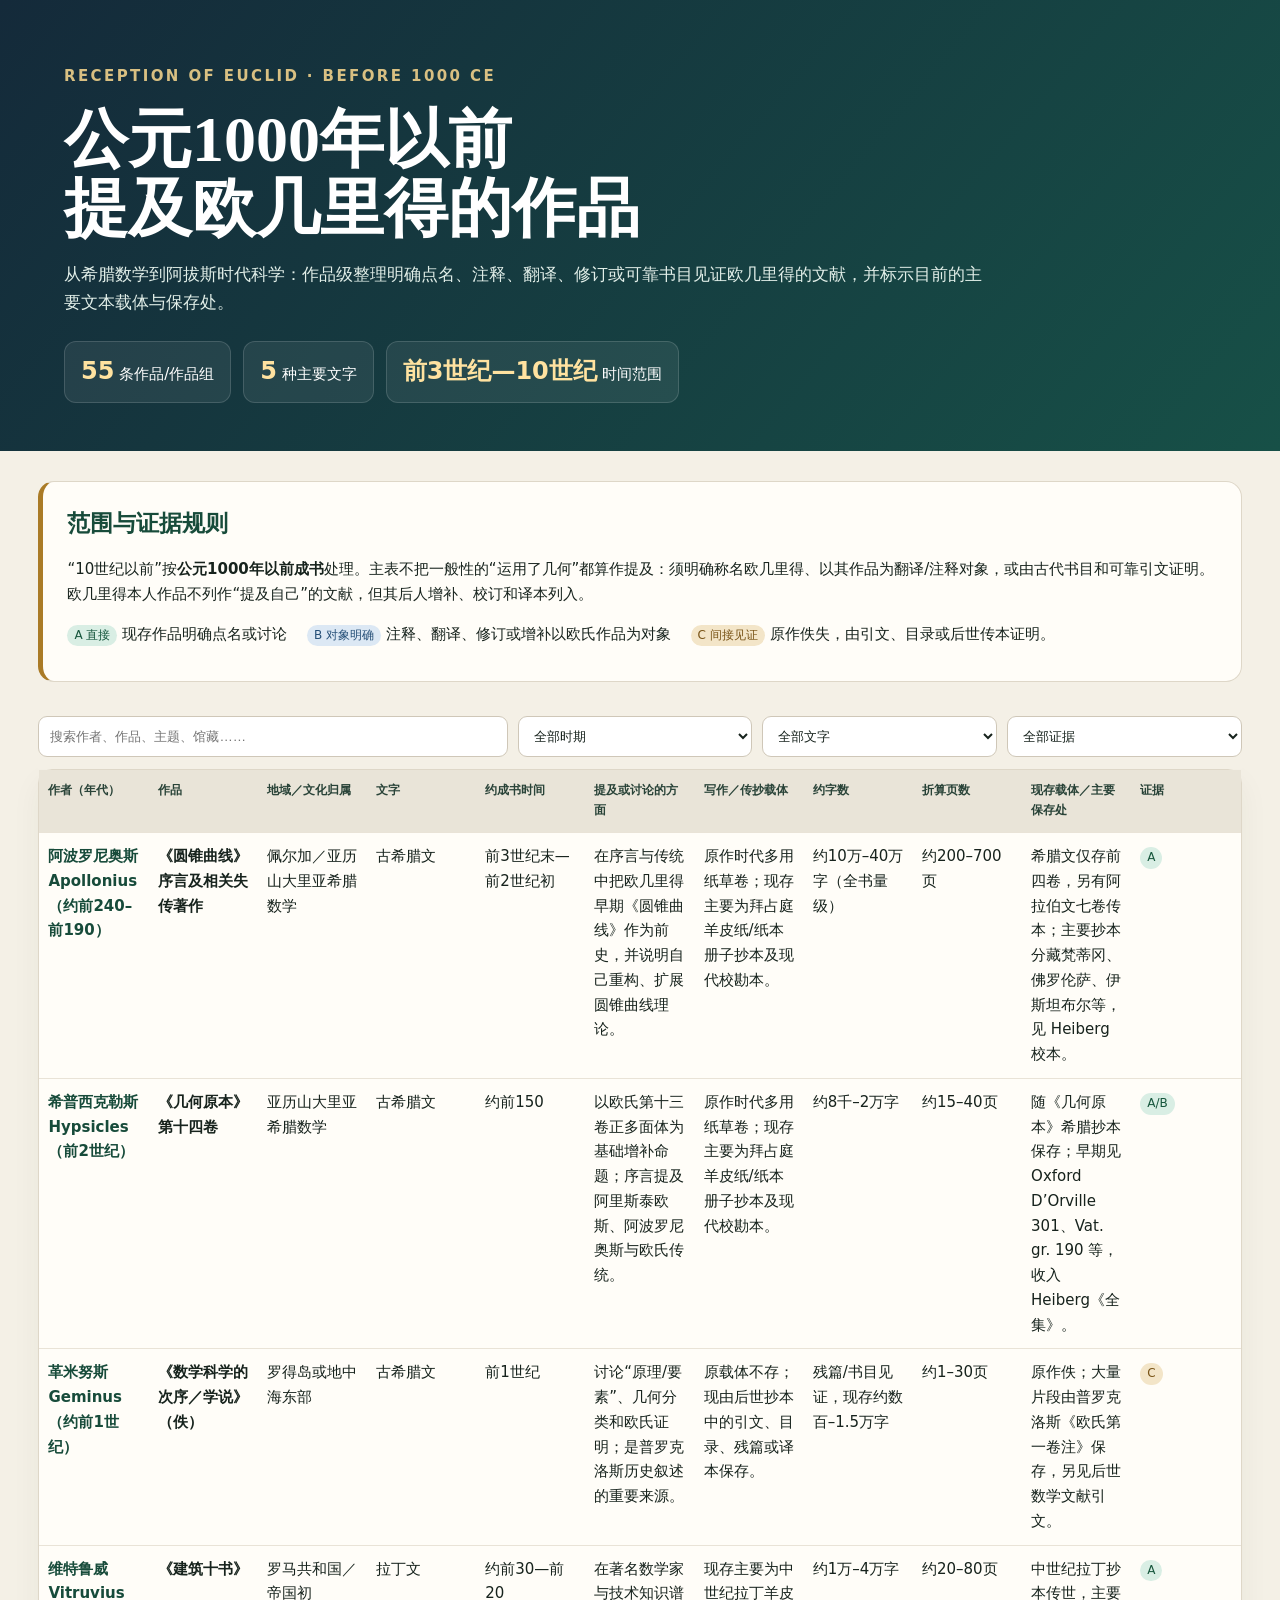
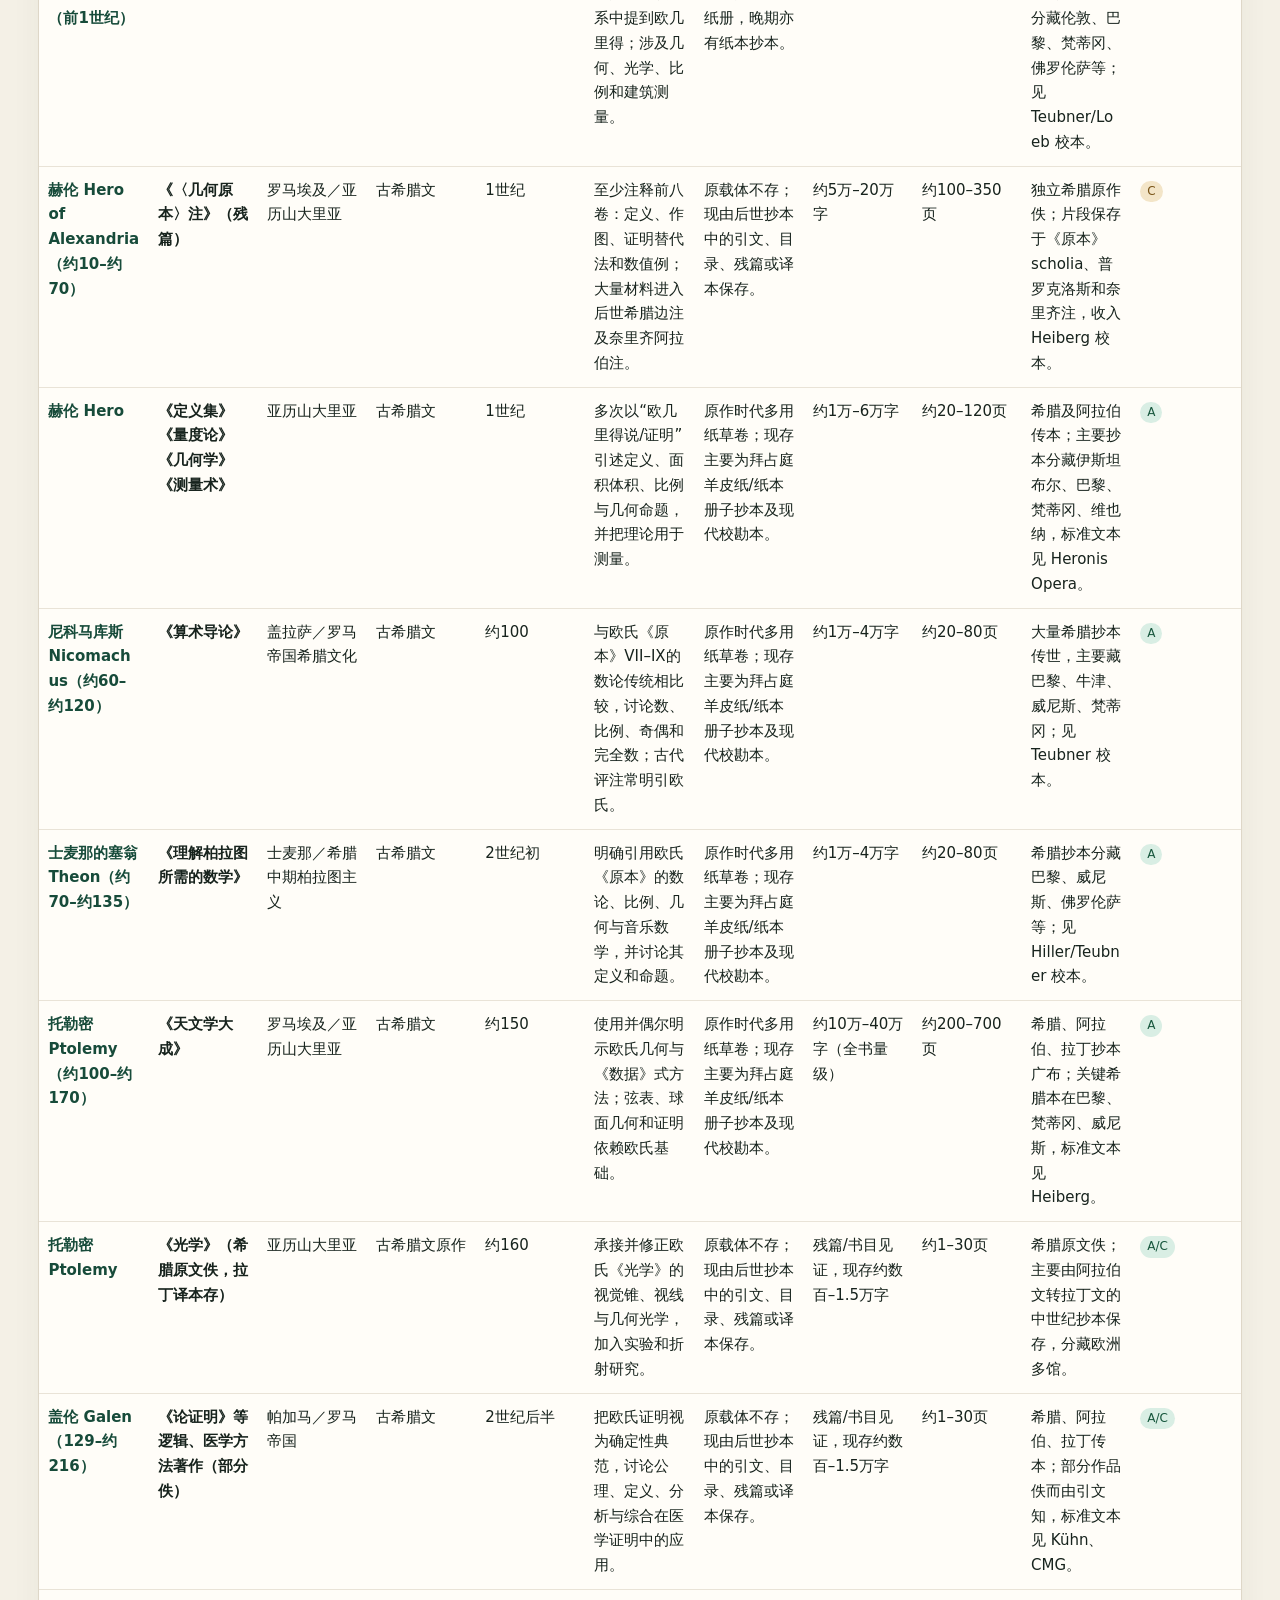
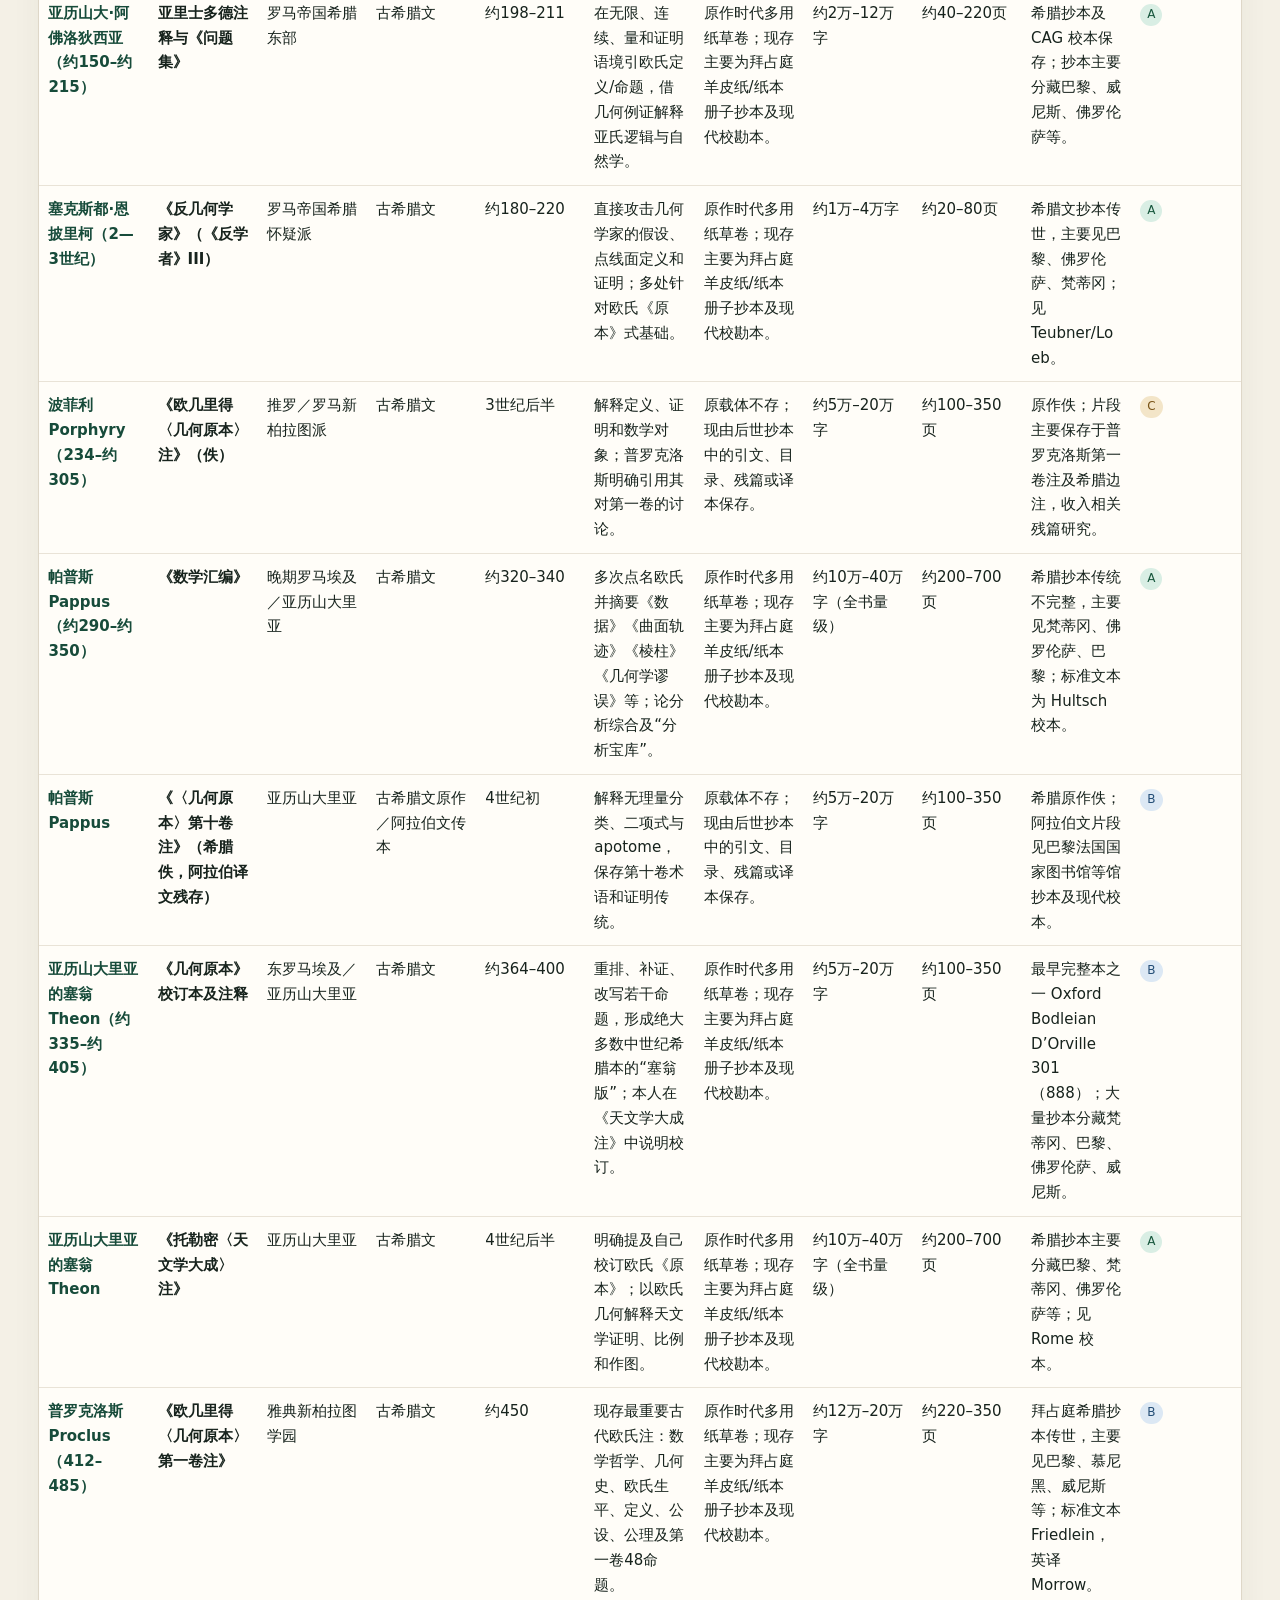
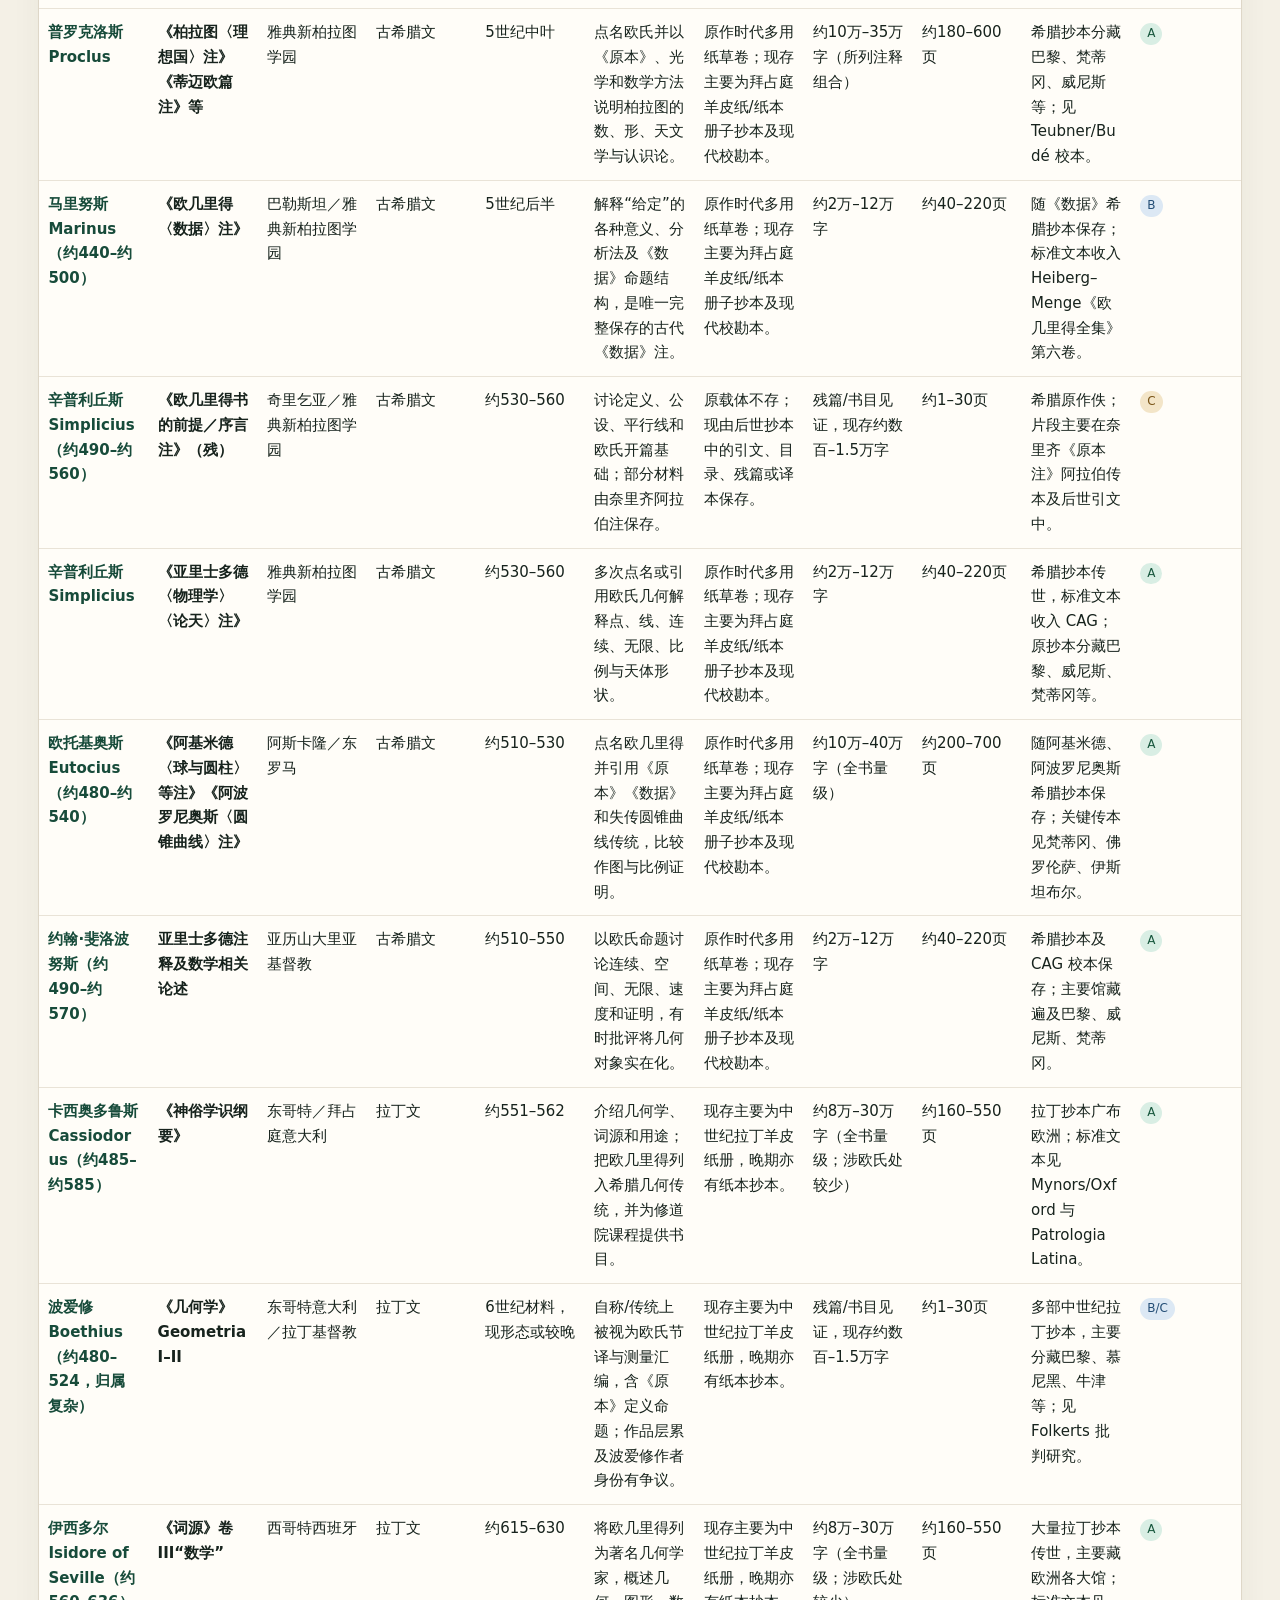
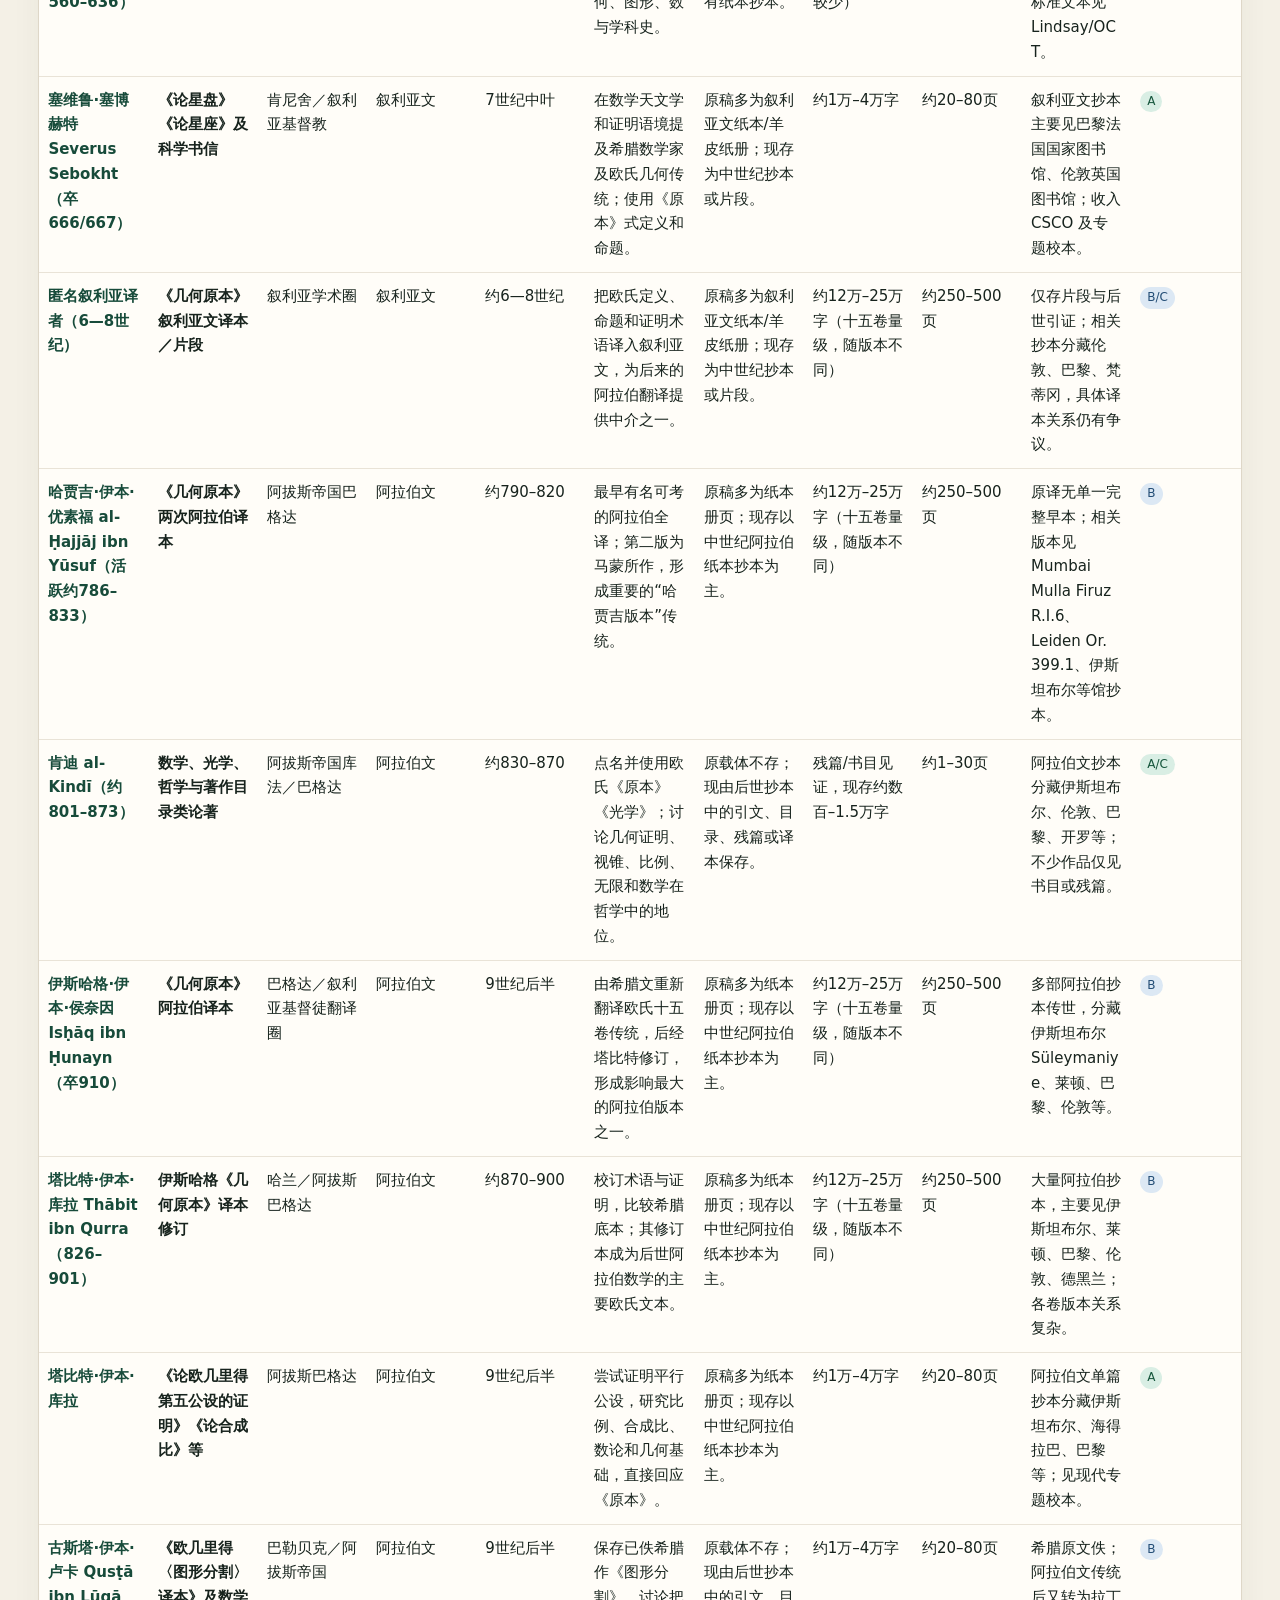
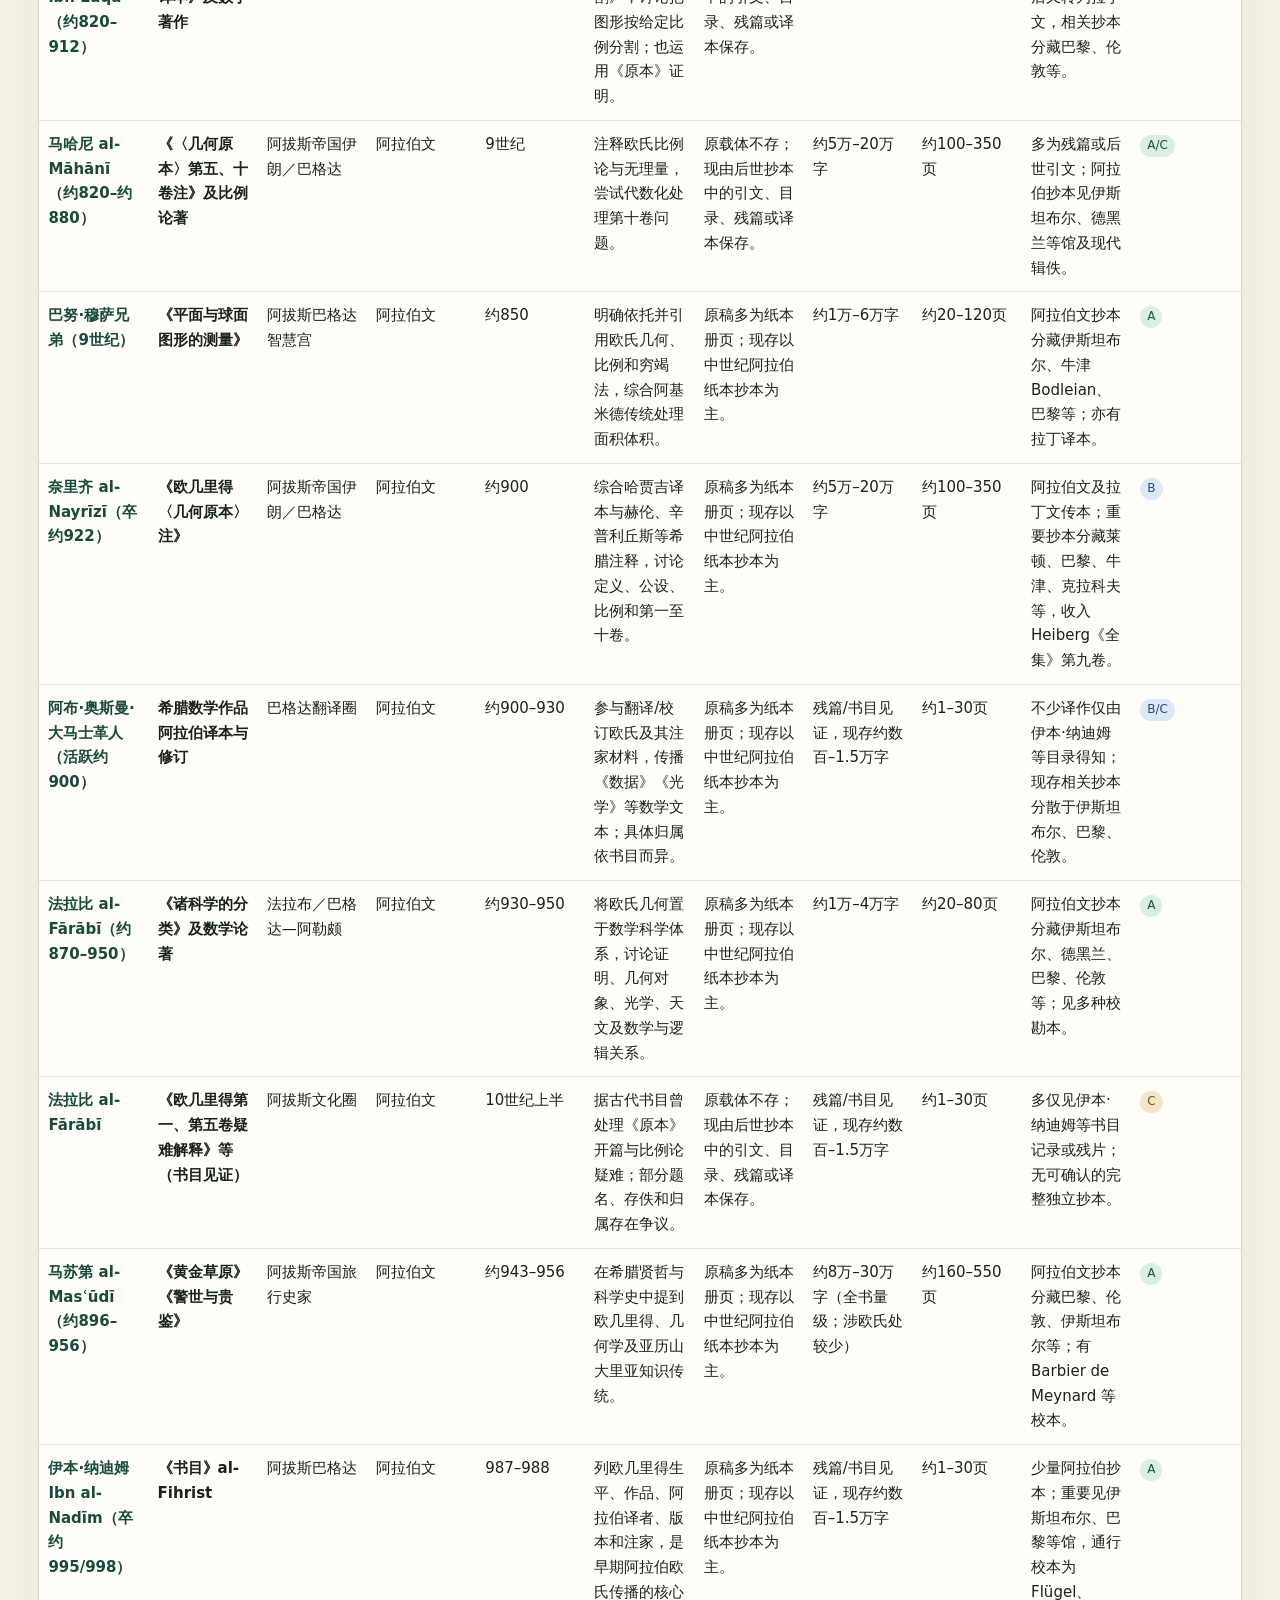
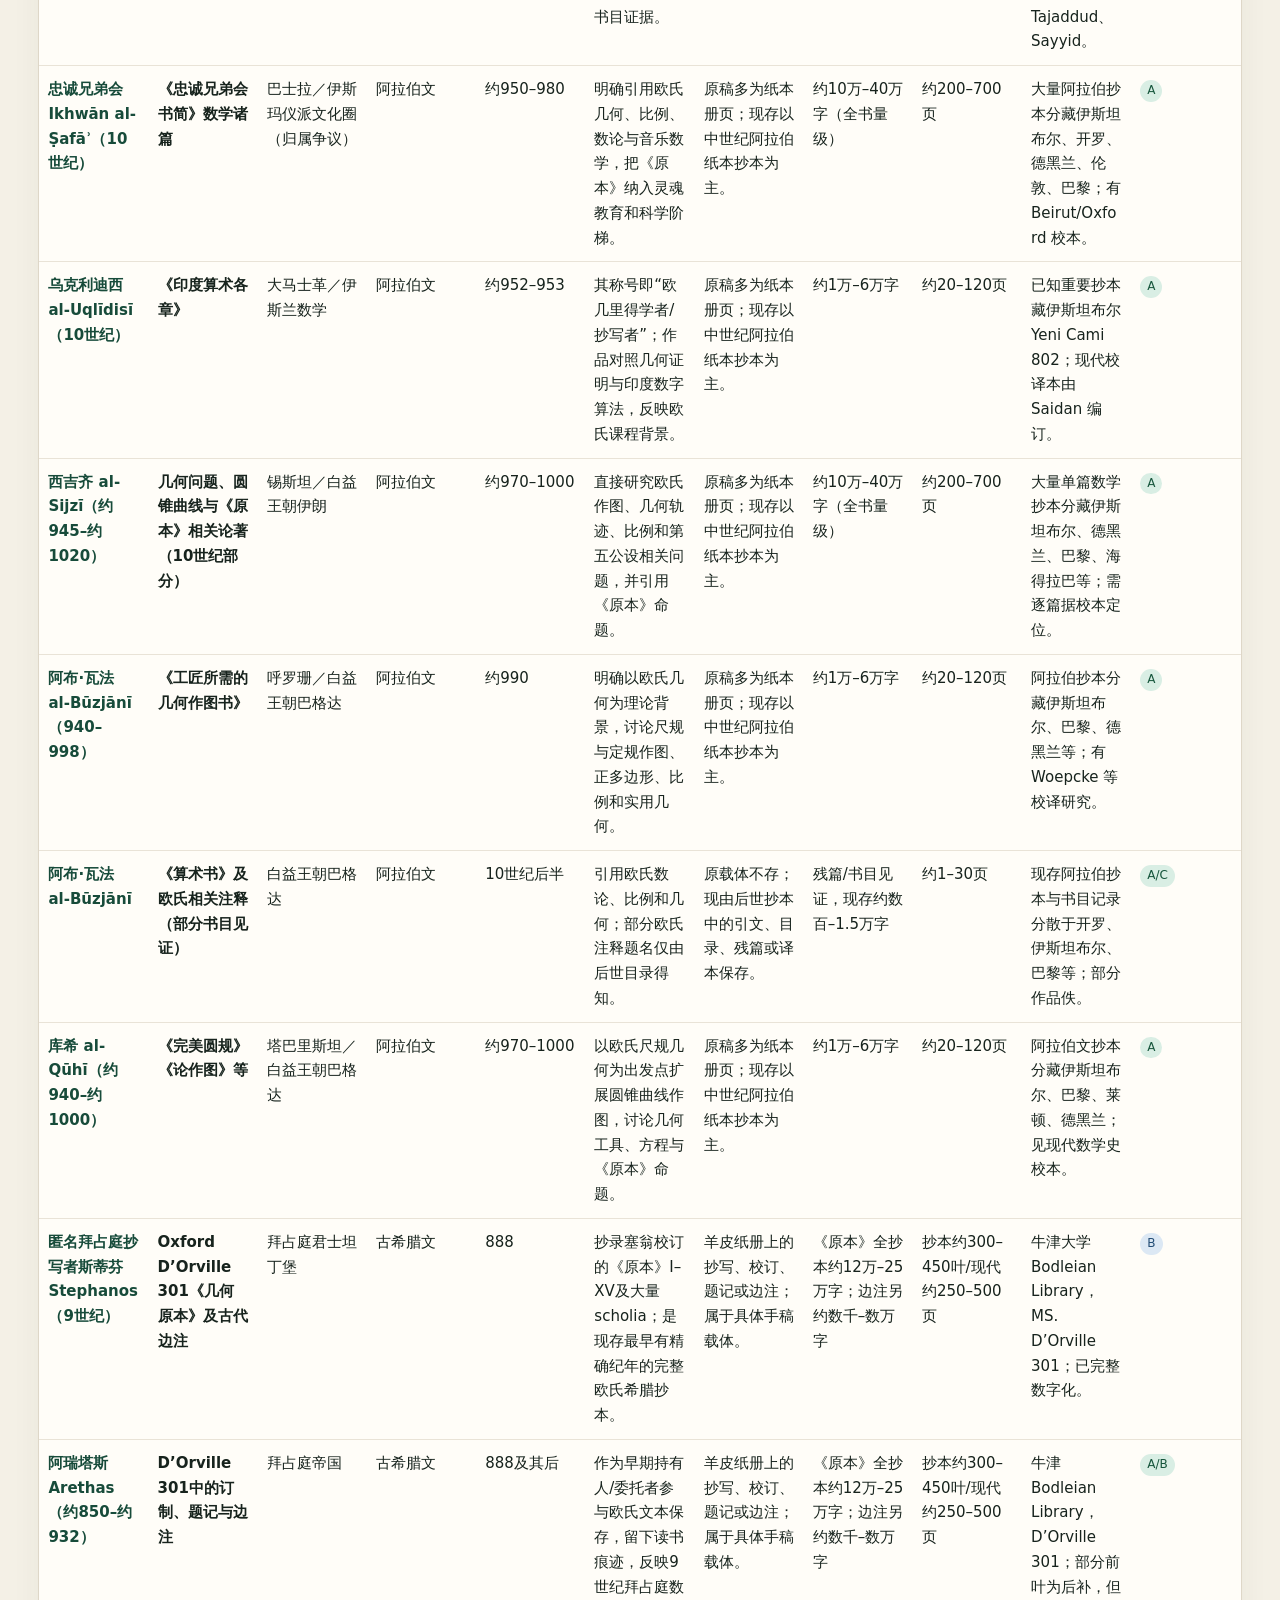
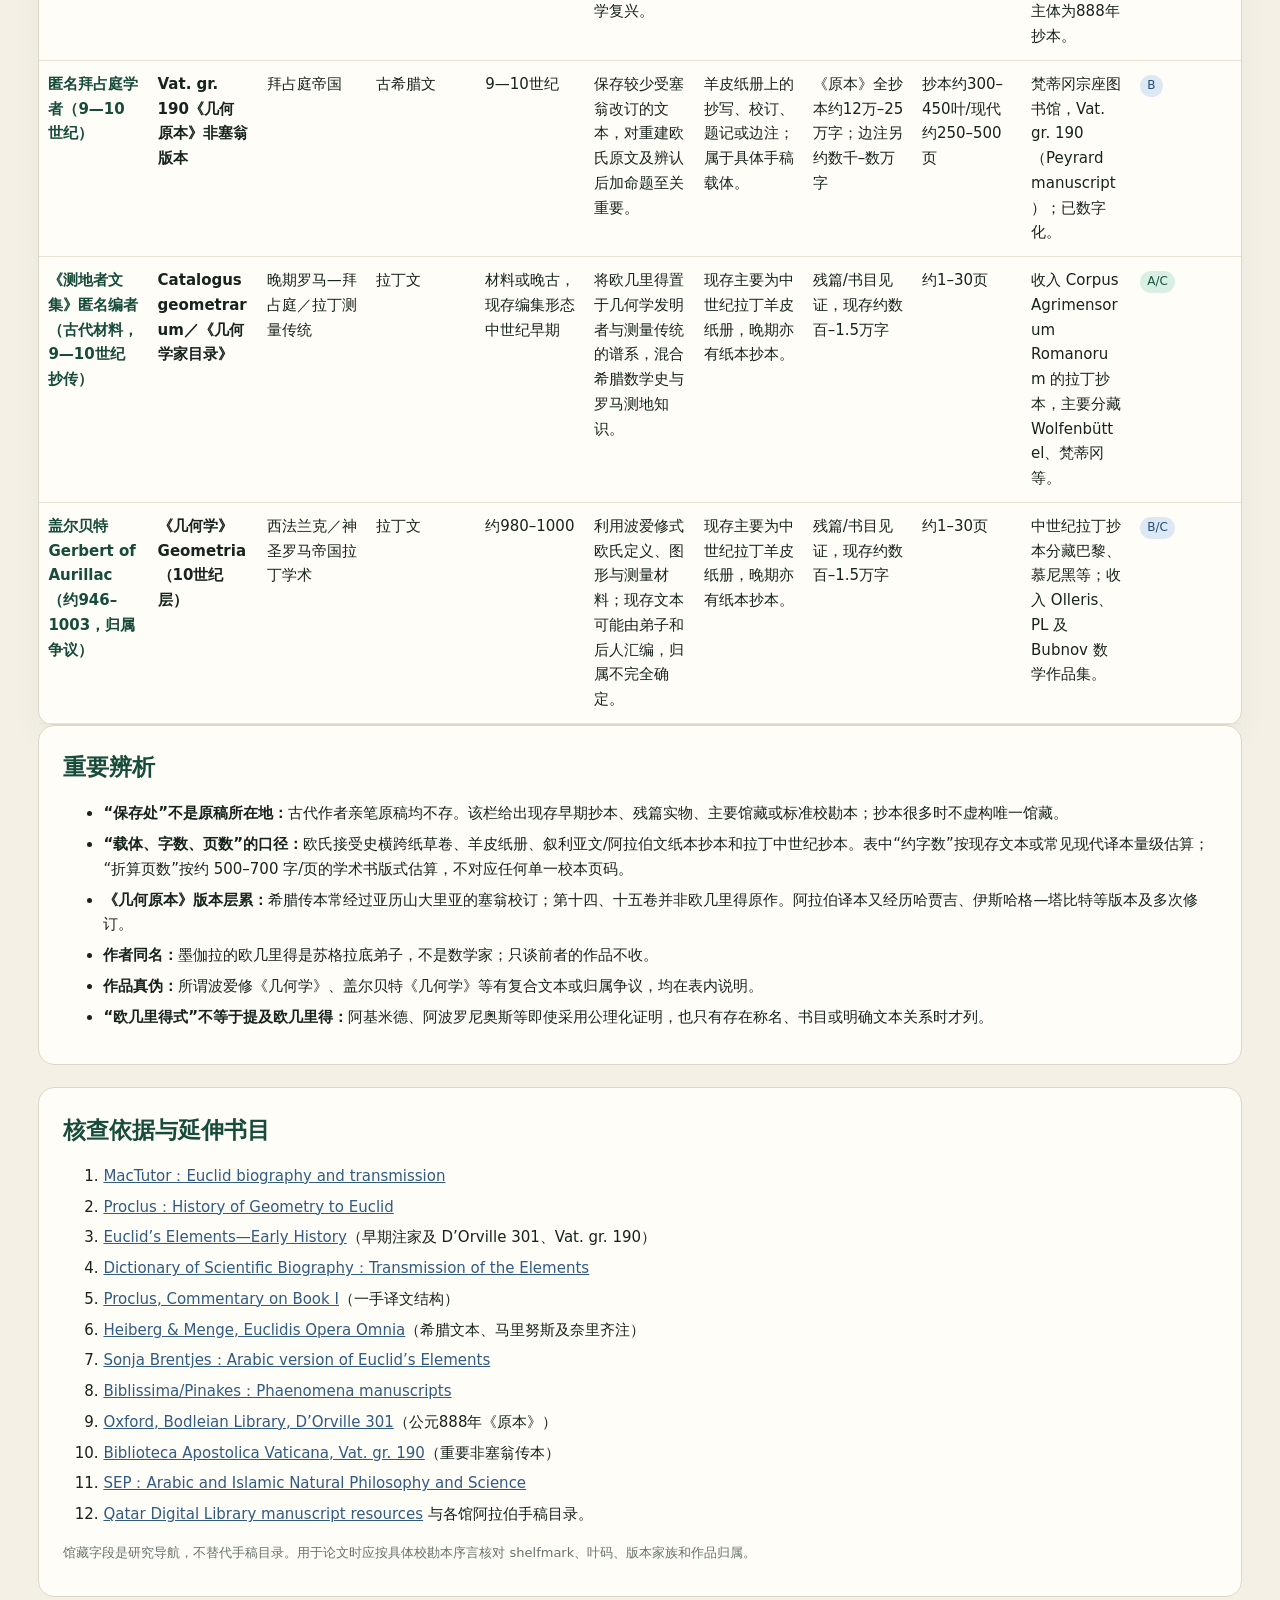
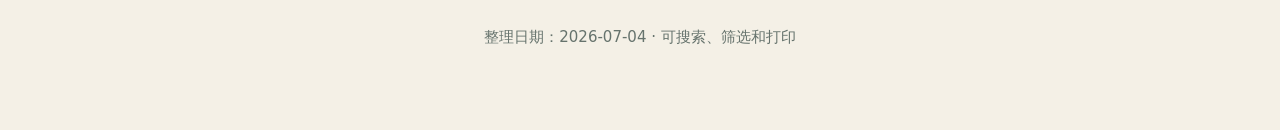
<file: euclid_before_1000.html>
<!doctype html><html lang="zh-CN"><head><meta charset="utf-8"><meta name="viewport" content="width=device-width,initial-scale=1"><title>公元1000年以前提及欧几里得的作品</title>
<style>
:root{--ink:#17231d;--muted:#66736d;--paper:#f4f0e6;--card:#fffdf8;--green:#174b3a;--gold:#aa7b27;--line:#ded7c8;--blue:#315b83}*{box-sizing:border-box}body{margin:0;background:var(--paper);color:var(--ink);font:15px/1.65 system-ui,"Noto Sans SC","Microsoft YaHei",sans-serif}header{padding:64px max(5vw,24px) 48px;background:linear-gradient(130deg,#142a3a,#175047);color:#fff}.eyebrow{letter-spacing:.16em;color:#d9c082;font-weight:700}h1{font-family:Georgia,"Noto Serif SC",serif;font-size:clamp(34px,5vw,66px);line-height:1.08;max-width:1000px;margin:.25em 0}.lead{max-width:930px;color:#e1eee8;font-size:17px}.stats{display:flex;gap:12px;flex-wrap:wrap;margin-top:25px}.stat{background:#ffffff12;border:1px solid #ffffff25;border-radius:12px;padding:10px 16px}.stat b{font-size:24px;color:#ffe2a0}main{max-width:1580px;margin:auto;padding:30px max(3vw,18px) 80px}.note,.method,.sources{background:var(--card);border:1px solid var(--line);border-radius:16px;padding:20px 24px;margin-bottom:22px}.note{border-left:5px solid var(--gold)}h2{font-family:Georgia,"Noto Serif SC",serif;color:var(--green);margin:.15em 0 .5em}.controls{position:sticky;top:0;z-index:5;background:#f4f0e6ee;backdrop-filter:blur(8px);padding:12px 0;display:grid;grid-template-columns:2fr repeat(3,1fr);gap:10px}.controls input,.controls select{width:100%;border:1px solid #cfc7b8;background:#fff;border-radius:9px;padding:11px;color:var(--ink)}.tablewrap{overflow:visible;background:var(--card);border:1px solid var(--line);border-radius:14px;box-shadow:0 12px 30px #20352c0d}table{border-collapse:collapse;width:100%;table-layout:fixed}th{position:static;background:#e9e4d8;color:#294338;text-align:left;font-size:12px}th,td{padding:11px 9px;border-bottom:1px solid #e9e3d7;vertical-align:top;overflow-wrap:anywhere;word-break:break-word}tbody tr:hover{background:#f7f4ec}td:first-child{font-weight:700;color:var(--green)}td:nth-child(2){font-weight:650}.tag{display:inline-block;padding:1px 7px;border-radius:999px;font-size:12px;white-space:nowrap}.a{background:#d9eee4;color:#16563c}.b{background:#dce8f4;color:#254f77}.c{background:#f3e5c8;color:#795417}.small{font-size:13px;color:var(--muted)}a{color:var(--blue)}li{margin:.4em 0}.footer{color:var(--muted);text-align:center;margin-top:28px}@media(max-width:900px){header{padding-top:42px}.controls{grid-template-columns:1fr 1fr}.controls input{grid-column:1/-1}.tablewrap{border:0;background:transparent;box-shadow:none}table,tbody,tr,td{display:block;width:100%}thead{display:none}tbody tr{background:var(--card);border:1px solid var(--line);border-radius:12px;margin:0 0 12px;padding:8px 12px}td{display:grid;grid-template-columns:105px minmax(0,1fr);gap:10px;padding:7px 2px;border-bottom:1px dashed #e4ddcf}td:last-child{border-bottom:0}td::before{content:attr(data-label);font-weight:700;color:#66736d;font-size:12px}}
</style></head><body>
<header><div class="eyebrow">RECEPTION OF EUCLID · BEFORE 1000 CE</div><h1>公元1000年以前<br>提及欧几里得的作品</h1><p class="lead">从希腊数学到阿拔斯时代科学：作品级整理明确点名、注释、翻译、修订或可靠书目见证欧几里得的文献，并标示目前的主要文本载体与保存处。</p><div class="stats"><span class="stat"><b id="count">0</b> 条作品/作品组</span><span class="stat"><b>5</b> 种主要文字</span><span class="stat"><b>前3世纪—10世纪</b> 时间范围</span></div></header>
<main><section class="note"><h2>范围与证据规则</h2><p>“10世纪以前”按<strong>公元1000年以前成书</strong>处理。主表不把一般性的“运用了几何”都算作提及：须明确称名欧几里得、以其作品为翻译/注释对象，或由古代书目和可靠引文证明。欧几里得本人作品不列作“提及自己”的文献，但其后人增补、校订和译本列入。</p><p><span class="tag a">A 直接</span> 现存作品明确点名或讨论　 <span class="tag b">B 对象明确</span> 注释、翻译、修订或增补以欧氏作品为对象　 <span class="tag c">C 间接见证</span> 原作佚失，由引文、目录或后世传本证明。</p></section>
<div class="controls"><input id="q" placeholder="搜索作者、作品、主题、馆藏……"><select id="era"><option value="">全部时期</option><option>公元前</option><option>1–3世纪</option><option>4–6世纪</option><option>7–8世纪</option><option>9–10世纪</option></select><select id="lang"><option value="">全部文字</option><option>古希腊文</option><option>拉丁文</option><option>叙利亚文</option><option>阿拉伯文</option><option>希伯来文</option></select><select id="grade"><option value="">全部证据</option><option>A</option><option>B</option><option>C</option></select></div>
<div class="tablewrap"><table><thead><tr><th>作者（年代）</th><th>作品</th><th>地域／文化归属</th><th>文字</th><th>约成书时间</th><th>提及或讨论的方面</th><th>写作／传抄载体</th><th>约字数</th><th>折算页数</th><th>现存载体／主要保存处</th><th>证据</th></tr></thead><tbody id="rows"></tbody></table></div>
<section class="method"><h2>重要辨析</h2><ul><li><strong>“保存处”不是原稿所在地：</strong>古代作者亲笔原稿均不存。该栏给出现存早期抄本、残篇实物、主要馆藏或标准校勘本；抄本很多时不虚构唯一馆藏。</li><li><strong>“载体、字数、页数”的口径：</strong>欧氏接受史横跨纸草卷、羊皮纸册、叙利亚文/阿拉伯文纸本抄本和拉丁中世纪抄本。表中“约字数”按现存文本或常见现代译本量级估算；“折算页数”按约 500–700 字/页的学术书版式估算，不对应任何单一校本页码。</li><li><strong>《几何原本》版本层累：</strong>希腊传本常经过亚历山大里亚的塞翁校订；第十四、十五卷并非欧几里得原作。阿拉伯译本又经历哈贾吉、伊斯哈格—塔比特等版本及多次修订。</li><li><strong>作者同名：</strong>墨伽拉的欧几里得是苏格拉底弟子，不是数学家；只谈前者的作品不收。</li><li><strong>作品真伪：</strong>所谓波爱修《几何学》、盖尔贝特《几何学》等有复合文本或归属争议，均在表内说明。</li><li><strong>“欧几里得式”不等于提及欧几里得：</strong>阿基米德、阿波罗尼奥斯等即使采用公理化证明，也只有存在称名、书目或明确文本关系时才列。</li></ul></section>
<section class="sources"><h2>核查依据与延伸书目</h2><ol><li><a href="https://mathshistory.st-andrews.ac.uk/Biographies/Euclid/">MacTutor：Euclid biography and transmission</a></li><li><a href="https://mathshistory.st-andrews.ac.uk/Extras/Proclus_history_geometry/">Proclus：History of Geometry to Euclid</a></li><li><a href="https://euclid.analogmachine.org/early-history">Euclid’s Elements—Early History</a>（早期注家及 D’Orville 301、Vat. gr. 190）</li><li><a href="https://www.encyclopedia.com/science/dictionaries-thesauruses-pictures-and-press-releases/euclid-transmission-elements">Dictionary of Scientific Biography：Transmission of the Elements</a></li><li><a href="https://www.maths.tcd.ie/~dwilkins/Euclid/Proclus_Taylor1792/">Proclus, Commentary on Book I</a>（一手译文结构）</li><li><a href="https://archive.org/details/euclidisoperaomn02eucluoft">Heiberg &amp; Menge, Euclidis Opera Omnia</a>（希腊文本、马里努斯及奈里齐注）</li><li><a href="https://www.numdam.org/item/RHM_2006__12_2_169_0.pdf">Sonja Brentjes：Arabic version of Euclid’s Elements</a></li><li><a href="https://portail.biblissima.fr/en/ark:/43093/tdataa00eb2770c94b85c0d06fae3e8d6326307188336">Biblissima/Pinakes：Phaenomena manuscripts</a></li><li><a href="https://digital.bodleian.ox.ac.uk/objects/5f1d6a1f-254c-4e14-b031-9b7a3ee04f84/">Oxford, Bodleian Library, D’Orville 301</a>（公元888年《原本》）</li><li><a href="https://digi.vatlib.it/view/MSS_Vat.gr.190">Biblioteca Apostolica Vaticana, Vat. gr. 190</a>（重要非塞翁传本）</li><li><a href="https://plato.stanford.edu/entries/arabic-islamic-natural/">SEP：Arabic and Islamic Natural Philosophy and Science</a></li><li><a href="https://www.qdl.qa/en/archive/81055/vdc_100023511529.0x000001">Qatar Digital Library manuscript resources</a> 与各馆阿拉伯手稿目录。</li></ol><p class="small">馆藏字段是研究导航，不替代手稿目录。用于论文时应按具体校勘本序言核对 shelfmark、叶码、版本家族和作品归属。</p></section><div class="footer">整理日期：2026-07-04 · 可搜索、筛选和打印</div></main>
<script>
const D=[
['阿波罗尼奥斯 Apollonius（约前240–前190）','《圆锥曲线》序言及相关失传著作','佩尔加／亚历山大里亚希腊数学','古希腊文','前3世纪末—前2世纪初','在序言与传统中把欧几里得早期《圆锥曲线》作为前史，并说明自己重构、扩展圆锥曲线理论。','希腊文仅存前四卷，另有阿拉伯文七卷传本；主要抄本分藏梵蒂冈、佛罗伦萨、伊斯坦布尔等，见 Heiberg 校本。','A','公元前'],
['希普西克勒斯 Hypsicles（前2世纪）','《几何原本》第十四卷','亚历山大里亚希腊数学','古希腊文','约前150','以欧氏第十三卷正多面体为基础增补命题；序言提及阿里斯泰欧斯、阿波罗尼奥斯与欧氏传统。','随《几何原本》希腊抄本保存；早期见 Oxford D’Orville 301、Vat. gr. 190 等，收入 Heiberg《全集》。','A/B','公元前'],
['革米努斯 Geminus（约前1世纪）','《数学科学的次序／学说》（佚）','罗得岛或地中海东部','古希腊文','前1世纪','讨论“原理/要素”、几何分类和欧氏证明；是普罗克洛斯历史叙述的重要来源。','原作佚；大量片段由普罗克洛斯《欧氏第一卷注》保存，另见后世数学文献引文。','C','公元前'],
['维特鲁威 Vitruvius（前1世纪）','《建筑十书》','罗马共和国／帝国初','拉丁文','约前30—前20','在著名数学家与技术知识谱系中提到欧几里得；涉及几何、光学、比例和建筑测量。','中世纪拉丁抄本传世，主要分藏伦敦、巴黎、梵蒂冈、佛罗伦萨等；见 Teubner/Loeb 校本。','A','公元前'],
['赫伦 Hero of Alexandria（约10–约70）','《〈几何原本〉注》（残篇）','罗马埃及／亚历山大里亚','古希腊文','1世纪','至少注释前八卷：定义、作图、证明替代法和数值例；大量材料进入后世希腊边注及奈里齐阿拉伯注。','独立希腊原作佚；片段保存于《原本》scholia、普罗克洛斯和奈里齐注，收入 Heiberg 校本。','C','1–3世纪'],
['赫伦 Hero','《定义集》《量度论》《几何学》《测量术》','亚历山大里亚','古希腊文','1世纪','多次以“欧几里得说/证明”引述定义、面积体积、比例与几何命题，并把理论用于测量。','希腊及阿拉伯传本；主要抄本分藏伊斯坦布尔、巴黎、梵蒂冈、维也纳，标准文本见 Heronis Opera。','A','1–3世纪'],
['尼科马库斯 Nicomachus（约60–约120）','《算术导论》','盖拉萨／罗马帝国希腊文化','古希腊文','约100','与欧氏《原本》VII–IX的数论传统相比较，讨论数、比例、奇偶和完全数；古代评注常明引欧氏。','大量希腊抄本传世，主要藏巴黎、牛津、威尼斯、梵蒂冈；见 Teubner 校本。','A','1–3世纪'],
['士麦那的塞翁 Theon（约70–约135）','《理解柏拉图所需的数学》','士麦那／希腊中期柏拉图主义','古希腊文','2世纪初','明确引用欧氏《原本》的数论、比例、几何与音乐数学，并讨论其定义和命题。','希腊抄本分藏巴黎、威尼斯、佛罗伦萨等；见 Hiller/Teubner 校本。','A','1–3世纪'],
['托勒密 Ptolemy（约100–约170）','《天文学大成》','罗马埃及／亚历山大里亚','古希腊文','约150','使用并偶尔明示欧氏几何与《数据》式方法；弦表、球面几何和证明依赖欧氏基础。','希腊、阿拉伯、拉丁抄本广布；关键希腊本在巴黎、梵蒂冈、威尼斯，标准文本见 Heiberg。','A','1–3世纪'],
['托勒密 Ptolemy','《光学》（希腊原文佚，拉丁译本存）','亚历山大里亚','古希腊文原作','约160','承接并修正欧氏《光学》的视觉锥、视线与几何光学，加入实验和折射研究。','希腊原文佚；主要由阿拉伯文转拉丁文的中世纪抄本保存，分藏欧洲多馆。','A/C','1–3世纪'],
['盖伦 Galen（129–约216）','《论证明》等逻辑、医学方法著作（部分佚）','帕加马／罗马帝国','古希腊文','2世纪后半','把欧氏证明视为确定性典范，讨论公理、定义、分析与综合在医学证明中的应用。','希腊、阿拉伯、拉丁传本；部分作品佚而由引文知，标准文本见 Kühn、CMG。','A/C','1–3世纪'],
['亚历山大·阿佛洛狄西亚（约150–约215）','亚里士多德注释与《问题集》','罗马帝国希腊东部','古希腊文','约198–211','在无限、连续、量和证明语境引欧氏定义/命题，借几何例证解释亚氏逻辑与自然学。','希腊抄本及 CAG 校本保存；抄本主要分藏巴黎、威尼斯、佛罗伦萨等。','A','1–3世纪'],
['塞克斯都·恩披里柯（2—3世纪）','《反几何学家》（《反学者》III）','罗马帝国希腊怀疑派','古希腊文','约180–220','直接攻击几何学家的假设、点线面定义和证明；多处针对欧氏《原本》式基础。','希腊文抄本传世，主要见巴黎、佛罗伦萨、梵蒂冈；见 Teubner/Loeb。','A','1–3世纪'],
['波菲利 Porphyry（234–约305）','《欧几里得〈几何原本〉注》（佚）','推罗／罗马新柏拉图派','古希腊文','3世纪后半','解释定义、证明和数学对象；普罗克洛斯明确引用其对第一卷的讨论。','原作佚；片段主要保存于普罗克洛斯第一卷注及希腊边注，收入相关残篇研究。','C','1–3世纪'],
['帕普斯 Pappus（约290–约350）','《数学汇编》','晚期罗马埃及／亚历山大里亚','古希腊文','约320–340','多次点名欧氏并摘要《数据》《曲面轨迹》《棱柱》《几何学谬误》等；论分析综合及“分析宝库”。','希腊抄本传统不完整，主要见梵蒂冈、佛罗伦萨、巴黎；标准文本为 Hultsch 校本。','A','4–6世纪'],
['帕普斯 Pappus','《〈几何原本〉第十卷注》（希腊佚，阿拉伯译文残存）','亚历山大里亚','古希腊文原作／阿拉伯文传本','4世纪初','解释无理量分类、二项式与 apotome，保存第十卷术语和证明传统。','希腊原作佚；阿拉伯文片段见巴黎法国国家图书馆等馆抄本及现代校本。','B','4–6世纪'],
['亚历山大里亚的塞翁 Theon（约335–约405）','《几何原本》校订本及注释','东罗马埃及／亚历山大里亚','古希腊文','约364–400','重排、补证、改写若干命题，形成绝大多数中世纪希腊本的“塞翁版”；本人在《天文学大成注》中说明校订。','最早完整本之一 Oxford Bodleian D’Orville 301（888）；大量抄本分藏梵蒂冈、巴黎、佛罗伦萨、威尼斯。','B','4–6世纪'],
['亚历山大里亚的塞翁 Theon','《托勒密〈天文学大成〉注》','亚历山大里亚','古希腊文','4世纪后半','明确提及自己校订欧氏《原本》；以欧氏几何解释天文学证明、比例和作图。','希腊抄本主要分藏巴黎、梵蒂冈、佛罗伦萨等；见 Rome 校本。','A','4–6世纪'],
['普罗克洛斯 Proclus（412–485）','《欧几里得〈几何原本〉第一卷注》','雅典新柏拉图学园','古希腊文','约450','现存最重要古代欧氏注：数学哲学、几何史、欧氏生平、定义、公设、公理及第一卷48命题。','拜占庭希腊抄本传世，主要见巴黎、慕尼黑、威尼斯等；标准文本 Friedlein，英译 Morrow。','B','4–6世纪'],
['普罗克洛斯 Proclus','《柏拉图〈理想国〉注》《蒂迈欧篇注》等','雅典新柏拉图学园','古希腊文','5世纪中叶','点名欧氏并以《原本》、光学和数学方法说明柏拉图的数、形、天文学与认识论。','希腊抄本分藏巴黎、梵蒂冈、威尼斯等；见 Teubner/Budé 校本。','A','4–6世纪'],
['马里努斯 Marinus（约440–约500）','《欧几里得〈数据〉注》','巴勒斯坦／雅典新柏拉图学园','古希腊文','5世纪后半','解释“给定”的各种意义、分析法及《数据》命题结构，是唯一完整保存的古代《数据》注。','随《数据》希腊抄本保存；标准文本收入 Heiberg–Menge《欧几里得全集》第六卷。','B','4–6世纪'],
['辛普利丘斯 Simplicius（约490–约560）','《欧几里得书的前提／序言注》（残）','奇里乞亚／雅典新柏拉图学园','古希腊文','约530–560','讨论定义、公设、平行线和欧氏开篇基础；部分材料由奈里齐阿拉伯注保存。','希腊原作佚；片段主要在奈里齐《原本注》阿拉伯传本及后世引文中。','C','4–6世纪'],
['辛普利丘斯 Simplicius','《亚里士多德〈物理学〉〈论天〉注》','雅典新柏拉图学园','古希腊文','约530–560','多次点名或引用欧氏几何解释点、线、连续、无限、比例与天体形状。','希腊抄本传世，标准文本收入 CAG；原抄本分藏巴黎、威尼斯、梵蒂冈等。','A','4–6世纪'],
['欧托基奥斯 Eutocius（约480–约540）','《阿基米德〈球与圆柱〉等注》《阿波罗尼奥斯〈圆锥曲线〉注》','阿斯卡隆／东罗马','古希腊文','约510–530','点名欧几里得并引用《原本》《数据》和失传圆锥曲线传统，比较作图与比例证明。','随阿基米德、阿波罗尼奥斯希腊抄本保存；关键传本见梵蒂冈、佛罗伦萨、伊斯坦布尔。','A','4–6世纪'],
['约翰·斐洛波努斯（约490–约570）','亚里士多德注释及数学相关论述','亚历山大里亚基督教','古希腊文','约510–550','以欧氏命题讨论连续、空间、无限、速度和证明，有时批评将几何对象实在化。','希腊抄本及 CAG 校本保存；主要馆藏遍及巴黎、威尼斯、梵蒂冈。','A','4–6世纪'],
['卡西奥多鲁斯 Cassiodorus（约485–约585）','《神俗学识纲要》','东哥特／拜占庭意大利','拉丁文','约551–562','介绍几何学、词源和用途；把欧几里得列入希腊几何传统，并为修道院课程提供书目。','拉丁抄本广布欧洲；标准文本见 Mynors/Oxford 与 Patrologia Latina。','A','4–6世纪'],
['波爱修 Boethius（约480–524，归属复杂）','《几何学》Geometria I–II','东哥特意大利／拉丁基督教','拉丁文','6世纪材料，现形态或较晚','自称/传统上被视为欧氏节译与测量汇编，含《原本》定义命题；作品层累及波爱修作者身份有争议。','多部中世纪拉丁抄本，主要分藏巴黎、慕尼黑、牛津等；见 Folkerts 批判研究。','B/C','4–6世纪'],
['伊西多尔 Isidore of Seville（约560–636）','《词源》卷III“数学”','西哥特西班牙','拉丁文','约615–630','将欧几里得列为著名几何学家，概述几何、图形、数与学科史。','大量拉丁抄本传世，主要藏欧洲各大馆；标准文本见 Lindsay/OCT。','A','7–8世纪'],
['塞维鲁·塞博赫特 Severus Sebokht（卒666/667）','《论星盘》《论星座》及科学书信','肯尼舍／叙利亚基督教','叙利亚文','7世纪中叶','在数学天文学和证明语境提及希腊数学家及欧氏几何传统；使用《原本》式定义和命题。','叙利亚文抄本主要见巴黎法国国家图书馆、伦敦英国图书馆；收入 CSCO 及专题校本。','A','7–8世纪'],
['匿名叙利亚译者（6—8世纪）','《几何原本》叙利亚文译本／片段','叙利亚学术圈','叙利亚文','约6—8世纪','把欧氏定义、命题和证明术语译入叙利亚文，为后来的阿拉伯翻译提供中介之一。','仅存片段与后世引证；相关抄本分藏伦敦、巴黎、梵蒂冈，具体译本关系仍有争议。','B/C','7–8世纪'],
['哈贾吉·伊本·优素福 al-Ḥajjāj ibn Yūsuf（活跃约786–833）','《几何原本》两次阿拉伯译本','阿拔斯帝国巴格达','阿拉伯文','约790–820','最早有名可考的阿拉伯全译；第二版为马蒙所作，形成重要的“哈贾吉版本”传统。','原译无单一完整早本；相关版本见 Mumbai Mulla Firuz R.I.6、Leiden Or. 399.1、伊斯坦布尔等馆抄本。','B','7–8世纪'],
['肯迪 al-Kindī（约801–873）','数学、光学、哲学与著作目录类论著','阿拔斯帝国库法／巴格达','阿拉伯文','约830–870','点名并使用欧氏《原本》《光学》；讨论几何证明、视锥、比例、无限和数学在哲学中的地位。','阿拉伯文抄本分藏伊斯坦布尔、伦敦、巴黎、开罗等；不少作品仅见书目或残篇。','A/C','9–10世纪'],
['伊斯哈格·伊本·侯奈因 Isḥāq ibn Ḥunayn（卒910）','《几何原本》阿拉伯译本','巴格达／叙利亚基督徒翻译圈','阿拉伯文','9世纪后半','由希腊文重新翻译欧氏十五卷传统，后经塔比特修订，形成影响最大的阿拉伯版本之一。','多部阿拉伯抄本传世，分藏伊斯坦布尔 Süleymaniye、莱顿、巴黎、伦敦等。','B','9–10世纪'],
['塔比特·伊本·库拉 Thābit ibn Qurra（826–901）','伊斯哈格《几何原本》译本修订','哈兰／阿拔斯巴格达','阿拉伯文','约870–900','校订术语与证明，比较希腊底本；其修订本成为后世阿拉伯数学的主要欧氏文本。','大量阿拉伯抄本，主要见伊斯坦布尔、莱顿、巴黎、伦敦、德黑兰；各卷版本关系复杂。','B','9–10世纪'],
['塔比特·伊本·库拉','《论欧几里得第五公设的证明》《论合成比》等','阿拔斯巴格达','阿拉伯文','9世纪后半','尝试证明平行公设，研究比例、合成比、数论和几何基础，直接回应《原本》。','阿拉伯文单篇抄本分藏伊斯坦布尔、海得拉巴、巴黎等；见现代专题校本。','A','9–10世纪'],
['古斯塔·伊本·卢卡 Qusṭā ibn Lūqā（约820–912）','《欧几里得〈图形分割〉译本》及数学著作','巴勒贝克／阿拔斯帝国','阿拉伯文','9世纪后半','保存已佚希腊作《图形分割》，讨论把图形按给定比例分割；也运用《原本》证明。','希腊原文佚；阿拉伯文传统后又转为拉丁文，相关抄本分藏巴黎、伦敦等。','B','9–10世纪'],
['马哈尼 al-Māhānī（约820–约880）','《〈几何原本〉第五、十卷注》及比例论著','阿拔斯帝国伊朗／巴格达','阿拉伯文','9世纪','注释欧氏比例论与无理量，尝试代数化处理第十卷问题。','多为残篇或后世引文；阿拉伯抄本见伊斯坦布尔、德黑兰等馆及现代辑佚。','A/C','9–10世纪'],
['巴努·穆萨兄弟（9世纪）','《平面与球面图形的测量》','阿拔斯巴格达智慧宫','阿拉伯文','约850','明确依托并引用欧氏几何、比例和穷竭法，综合阿基米德传统处理面积体积。','阿拉伯文抄本分藏伊斯坦布尔、牛津 Bodleian、巴黎等；亦有拉丁译本。','A','9–10世纪'],
['奈里齐 al-Nayrīzī（卒约922）','《欧几里得〈几何原本〉注》','阿拔斯帝国伊朗／巴格达','阿拉伯文','约900','综合哈贾吉译本与赫伦、辛普利丘斯等希腊注释，讨论定义、公设、比例和第一至十卷。','阿拉伯文及拉丁文传本；重要抄本分藏莱顿、巴黎、牛津、克拉科夫等，收入 Heiberg《全集》第九卷。','B','9–10世纪'],
['阿布·奥斯曼·大马士革人（活跃约900）','希腊数学作品阿拉伯译本与修订','巴格达翻译圈','阿拉伯文','约900–930','参与翻译/校订欧氏及其注家材料，传播《数据》《光学》等数学文本；具体归属依书目而异。','不少译作仅由伊本·纳迪姆等目录得知；现存相关抄本分散于伊斯坦布尔、巴黎、伦敦。','B/C','9–10世纪'],
['法拉比 al-Fārābī（约870–950）','《诸科学的分类》及数学论著','法拉布／巴格达—阿勒颇','阿拉伯文','约930–950','将欧氏几何置于数学科学体系，讨论证明、几何对象、光学、天文及数学与逻辑关系。','阿拉伯文抄本分藏伊斯坦布尔、德黑兰、巴黎、伦敦等；见多种校勘本。','A','9–10世纪'],
['法拉比 al-Fārābī','《欧几里得第一、第五卷疑难解释》等（书目见证）','阿拔斯文化圈','阿拉伯文','10世纪上半','据古代书目曾处理《原本》开篇与比例论疑难；部分题名、存佚和归属存在争议。','多仅见伊本·纳迪姆等书目记录或残片；无可确认的完整独立抄本。','C','9–10世纪'],
['马苏第 al-Masʿūdī（约896–956）','《黄金草原》《警世与贵鉴》','阿拔斯帝国旅行史家','阿拉伯文','约943–956','在希腊贤哲与科学史中提到欧几里得、几何学及亚历山大里亚知识传统。','阿拉伯文抄本分藏巴黎、伦敦、伊斯坦布尔等；有 Barbier de Meynard 等校本。','A','9–10世纪'],
['伊本·纳迪姆 Ibn al-Nadīm（卒约995/998）','《书目》al-Fihrist','阿拔斯巴格达','阿拉伯文','987–988','列欧几里得生平、作品、阿拉伯译者、版本和注家，是早期阿拉伯欧氏传播的核心书目证据。','少量阿拉伯抄本；重要见伊斯坦布尔、巴黎等馆，通行校本为 Flügel、Tajaddud、Sayyid。','A','9–10世纪'],
['忠诚兄弟会 Ikhwān al-Ṣafāʾ（10世纪）','《忠诚兄弟会书简》数学诸篇','巴士拉／伊斯玛仪派文化圈（归属争议）','阿拉伯文','约950–980','明确引用欧氏几何、比例、数论与音乐数学，把《原本》纳入灵魂教育和科学阶梯。','大量阿拉伯抄本分藏伊斯坦布尔、开罗、德黑兰、伦敦、巴黎；有 Beirut/Oxford 校本。','A','9–10世纪'],
['乌克利迪西 al-Uqlīdisī（10世纪）','《印度算术各章》','大马士革／伊斯兰数学','阿拉伯文','约952–953','其称号即“欧几里得学者/抄写者”；作品对照几何证明与印度数字算法，反映欧氏课程背景。','已知重要抄本藏伊斯坦布尔 Yeni Cami 802；现代校译本由 Saidan 编订。','A','9–10世纪'],
['西吉齐 al-Sijzī（约945–约1020）','几何问题、圆锥曲线与《原本》相关论著（10世纪部分）','锡斯坦／白益王朝伊朗','阿拉伯文','约970–1000','直接研究欧氏作图、几何轨迹、比例和第五公设相关问题，并引用《原本》命题。','大量单篇数学抄本分藏伊斯坦布尔、德黑兰、巴黎、海得拉巴等；需逐篇据校本定位。','A','9–10世纪'],
['阿布·瓦法 al-Būzjānī（940–998）','《工匠所需的几何作图书》','呼罗珊／白益王朝巴格达','阿拉伯文','约990','明确以欧氏几何为理论背景，讨论尺规与定规作图、正多边形、比例和实用几何。','阿拉伯抄本分藏伊斯坦布尔、巴黎、德黑兰等；有 Woepcke 等校译研究。','A','9–10世纪'],
['阿布·瓦法 al-Būzjānī','《算术书》及欧氏相关注释（部分书目见证）','白益王朝巴格达','阿拉伯文','10世纪后半','引用欧氏数论、比例和几何；部分欧氏注释题名仅由后世目录得知。','现存阿拉伯抄本与书目记录分散于开罗、伊斯坦布尔、巴黎等；部分作品佚。','A/C','9–10世纪'],
['库希 al-Qūhī（约940–约1000）','《完美圆规》《论作图》等','塔巴里斯坦／白益王朝巴格达','阿拉伯文','约970–1000','以欧氏尺规几何为出发点扩展圆锥曲线作图，讨论几何工具、方程与《原本》命题。','阿拉伯文抄本分藏伊斯坦布尔、巴黎、莱顿、德黑兰；见现代数学史校本。','A','9–10世纪'],
['匿名拜占庭抄写者斯蒂芬 Stephanos（9世纪）','Oxford D’Orville 301《几何原本》及古代边注','拜占庭君士坦丁堡','古希腊文','888','抄录塞翁校订的《原本》I–XV及大量scholia；是现存最早有精确纪年的完整欧氏希腊抄本。','牛津大学 Bodleian Library，MS. D’Orville 301；已完整数字化。','B','9–10世纪'],
['阿瑞塔斯 Arethas（约850–约932）','D’Orville 301中的订制、题记与边注','拜占庭帝国','古希腊文','888及其后','作为早期持有人/委托者参与欧氏文本保存，留下读书痕迹，反映9世纪拜占庭数学复兴。','牛津 Bodleian Library，D’Orville 301；部分前叶为后补，但主体为888年抄本。','A/B','9–10世纪'],
['匿名拜占庭学者（9—10世纪）','Vat. gr. 190《几何原本》非塞翁版本','拜占庭帝国','古希腊文','9—10世纪','保存较少受塞翁改订的文本，对重建欧氏原文及辨认后加命题至关重要。','梵蒂冈宗座图书馆，Vat. gr. 190（Peyrard manuscript）；已数字化。','B','9–10世纪'],
['《测地者文集》匿名编者（古代材料，9—10世纪抄传）','Catalogus geometrarum／《几何学家目录》','晚期罗马—拜占庭／拉丁测量传统','拉丁文','材料或晚古，现存编集形态中世纪早期','将欧几里得置于几何学发明者与测量传统的谱系，混合希腊数学史与罗马测地知识。','收入 Corpus Agrimensorum Romanorum 的拉丁抄本，主要分藏Wolfenbüttel、梵蒂冈等。','A/C','9–10世纪'],
['盖尔贝特 Gerbert of Aurillac（约946–1003，归属争议）','《几何学》Geometria（10世纪层）','西法兰克／神圣罗马帝国拉丁学术','拉丁文','约980–1000','利用波爱修式欧氏定义、图形与测量材料；现存文本可能由弟子和后人汇编，归属不完全确定。','中世纪拉丁抄本分藏巴黎、慕尼黑等；收入 Olleris、PL 及 Bubnov 数学作品集。','B/C','9–10世纪']
];
function material(r){const w=r[1],lang=r[3],h=r[6],g=r[7];
 if(w.includes('D’Orville')||w.includes('Vat. gr.')||w.includes('边注'))return '羊皮纸册上的抄写、校订、题记或边注；属于具体手稿载体。';
 if(h.includes('纸草'))return '原写作载体多为纸草卷；现存为纸草残卷或后世抄本。';
 if(g.startsWith('C')||w.includes('残')||h.includes('佚')||h.includes('书目'))return '原载体不存；现由后世抄本中的引文、目录、残篇或译本保存。';
 if(lang.includes('阿拉伯文'))return '原稿多为纸本册页；现存以中世纪阿拉伯纸本抄本为主。';
 if(lang.includes('叙利亚文'))return '原稿多为叙利亚文纸本/羊皮纸册；现存为中世纪抄本或片段。';
 if(lang.includes('拉丁文'))return '现存主要为中世纪拉丁羊皮纸册，晚期亦有纸本抄本。';
 return '原作时代多用纸草卷；现存主要为拜占庭羊皮纸/纸本册子抄本及现代校勘本。';
}
function extent(r){const w=r[1],a=r[0],g=r[7];let words='约1万–4万字',pages='约20–80页';
 if(w.includes('几何原本')&&w.includes('译本')){words='约12万–25万字（十五卷量级，随版本不同）';pages='约250–500页';}
 else if(w.includes('几何原本')&&w.includes('注')){words='约5万–20万字';pages='约100–350页';}
 else if(w.includes('第十四卷')){words='约8千–2万字';pages='约15–40页';}
 else if(w.includes('圆锥曲线')||w.includes('数学汇编')||w.includes('天文学大成')||w.includes('忠诚兄弟会')){words='约10万–40万字（全书量级）';pages='约200–700页';}
 else if(w.includes('书目')||w.includes('目录')||w.includes('残')||g.includes('C')){words='残篇/书目见证，现存约数百–1.5万字';pages='约1–30页';}
 else if(w.includes('注')||w.includes('修订')||w.includes('校订')){words='约2万–12万字';pages='约40–220页';}
 else if(w.includes('词源')||w.includes('神俗学识')||w.includes('黄金草原')){words='约8万–30万字（全书量级；涉欧氏处较少）';pages='约160–550页';}
 else if(w.includes('工匠')||w.includes('测量')||w.includes('完美圆规')||w.includes('印度算术')){words='约1万–6万字';pages='约20–120页';}
 if(a.includes('普罗克洛斯')){words=w.includes('第一卷')?'约12万–20万字':'约10万–35万字（所列注释组合）';pages=w.includes('第一卷')?'约220–350页':'约180–600页';}
 if(w.includes('D’Orville')||w.includes('Vat. gr.')){words='《原本》全抄本约12万–25万字；边注另约数千–数万字';pages='抄本约300–450叶/现代约250–500页';}
 return [words,pages];
}
const labels=['作者（年代）','作品','地域／文化归属','文字','约成书时间','提及或讨论的方面','写作／传抄载体','约字数','折算页数','现存载体／主要保存处','证据'];const tbody=document.querySelector('#rows'),q=document.querySelector('#q'),era=document.querySelector('#era'),lang=document.querySelector('#lang'),grade=document.querySelector('#grade');
function render(){const s=q.value.trim().toLowerCase();let x=D.filter(r=>(!s||r.join(' ').toLowerCase().includes(s)||material(r).toLowerCase().includes(s))&&(!era.value||r[8]===era.value)&&(!lang.value||r[3].includes(lang.value))&&(!grade.value||r[7].startsWith(grade.value)));tbody.innerHTML=x.map(r=>{const ex=extent(r);const v=[r[0],r[1],r[2],r[3],r[4],r[5],material(r),ex[0],ex[1],r[6],`<span class="tag ${r[7][0].toLowerCase()}">${r[7]}</span>`];return `<tr>${v.map((z,i)=>`<td data-label="${labels[i]}">${z}</td>`).join('')}</tr>`}).join('');document.querySelector('#count').textContent=D.length}[q,era,lang,grade].forEach(e=>e.addEventListener('input',render));render();
</script></body></html>
</file>
<file: android/app/src/main/assets/style.css>
:root {
  --paper: #f6f0e4;
  --paper-deep: #eee3d2;
  --surface: #fffaf1;
  --ink: #29251f;
  --muted: #80776b;
  --line: #ded3c3;
  --terra: #a9583f;
  --terra-dark: #7d3e2e;
  --sage: #71856d;
  --danger: #a33d35;
  --shadow: 0 18px 55px rgba(68, 52, 34, .12);
  --field-bg: rgba(255,255,255,.5);
  --sidebar-bg: #e9ddcc;
  --pane-bg: rgba(255,250,241,.62);
  --active-bg: rgba(255,250,241,.7);
  --tab-bg: rgba(255,250,241,.97);
  --focus-ring: rgba(169,88,63,.1);
  --accent-shadow: rgba(169,88,63,.24);
  --soft-shadow: rgba(50,40,30,.1);
  --item-line: rgba(222,211,195,.75);
}
html[data-theme="clean"] {
  --paper: #f5f7fb;
  --paper-deep: #e8edf7;
  --surface: #ffffff;
  --ink: #202532;
  --muted: #6e7687;
  --line: #dce2ec;
  --terra: #596fc6;
  --terra-dark: #40549e;
  --sage: #57816b;
  --shadow: 0 18px 55px rgba(39, 54, 90, .10);
  --field-bg: rgba(255,255,255,.72);
  --sidebar-bg: #e8edf7;
  --pane-bg: rgba(255,255,255,.68);
  --active-bg: rgba(255,255,255,.86);
  --tab-bg: rgba(245,247,251,.97);
  --focus-ring: rgba(89,111,198,.13);
  --accent-shadow: rgba(89,111,198,.24);
  --soft-shadow: rgba(39,54,90,.11);
  --item-line: rgba(220,226,236,.85);
}
html[data-theme="studio"] {
  color-scheme: dark;
  --paper: #171a20;
  --paper-deep: #20252d;
  --surface: #1c2027;
  --ink: #edf0f4;
  --muted: #9da6b2;
  --line: #323944;
  --terra: #5eb6aa;
  --terra-dark: #85d0c6;
  --sage: #7ea88d;
  --danger: #e27d75;
  --shadow: 0 18px 55px rgba(0, 0, 0, .28);
  --field-bg: rgba(255,255,255,.035);
  --sidebar-bg: #20252d;
  --pane-bg: rgba(28,32,39,.76);
  --active-bg: rgba(255,255,255,.07);
  --tab-bg: rgba(23,26,32,.97);
  --focus-ring: rgba(94,182,170,.16);
  --accent-shadow: rgba(94,182,170,.25);
  --soft-shadow: rgba(0,0,0,.24);
  --item-line: rgba(50,57,68,.9);
}
html[data-theme="studio"] input,
html[data-theme="studio"] textarea,
html[data-theme="studio"] select {
  background: rgba(255,255,255,.035);
}
* { box-sizing: border-box; }
html, body { margin: 0; min-height: 100%; background: var(--paper); color: var(--ink); }
body { font-family: "Noto Serif SC", "Songti SC", "Microsoft YaHei", serif; }
button, input, textarea, select { font: inherit; }
button { cursor: pointer; }
.hidden { display: none !important; }
.eyebrow { margin: 0 0 5px; color: var(--terra); font: 700 11px/1.2 system-ui; letter-spacing: .17em; }
.muted { color: var(--muted); }
.error { color: var(--danger); min-height: 1.4em; }
.login-view { min-height: 100vh; display: grid; place-items: center; padding: 24px; position: relative; }
.login-mark { position: absolute; top: 28px; left: 32px; font-weight: 800; letter-spacing: .18em; }
.login-card { width: min(440px, 100%); padding: 48px; background: var(--surface); border: 1px solid var(--line); box-shadow: var(--shadow); }
.login-card h1 { font-size: 34px; line-height: 1.35; margin: 10px 0; }
label { display: grid; gap: 7px; color: var(--muted); font: 600 13px/1.3 system-ui; }
input, textarea, select { color: var(--ink); background: var(--field-bg); border: 1px solid var(--line); border-radius: 8px; outline: none; }
input:focus, textarea:focus, select:focus { border-color: var(--terra); box-shadow: 0 0 0 3px var(--focus-ring); }
label input { padding: 12px 13px; }
.primary, .secondary { border-radius: 8px; padding: 11px 18px; font: 700 14px system-ui; }
.primary { border: 1px solid var(--terra); color: white; background: var(--terra); }
.secondary { border: 1px solid var(--line); background: transparent; color: var(--ink); }
.login-card .primary { width: 100%; margin-top: 18px; }
.app { height: 100vh; display: grid; grid-template-columns: 210px 310px minmax(420px, 1fr); overflow: hidden; }
.sidebar { background: var(--sidebar-bg); border-right: 1px solid var(--line); padding: 28px 18px 22px; display: flex; flex-direction: column; }
.brand { display: flex; justify-content: space-between; padding: 0 12px 30px; font-size: 21px; font-weight: 800; letter-spacing: .2em; }
.categories { display: grid; gap: 4px; }
.categories button { border: 0; border-radius: 7px; padding: 10px 12px; text-align: left; color: var(--muted); background: transparent; }
.categories button.active { color: var(--terra-dark); background: var(--active-bg); font-weight: 700; }
.side-footer { margin-top: auto; padding: 12px; color: var(--muted); font: 12px system-ui; }
.dot { display: inline-block; width: 7px; height: 7px; margin-right: 7px; border-radius: 50%; background: var(--sage); }
.notes-pane { background: var(--pane-bg); border-right: 1px solid var(--line); overflow: hidden; }
.pane-header, .settings-header { min-height: 96px; padding: 25px 24px 14px; display: flex; align-items: center; justify-content: space-between; }
.header-save-button { min-width: 68px; padding: 9px 16px; border: 1px solid var(--terra); border-radius: 8px; background: var(--terra); color: white; font: 700 13px system-ui; }
.header-save-button:active { background: var(--terra-dark); }
h2 { margin: 0; font-size: 21px; }
.icon { width: 36px; height: 36px; border: 0; border-radius: 50%; background: transparent; font-size: 21px; color: var(--ink); }
.icon:hover { background: var(--paper-deep); }
.search-wrap { padding: 0 18px 15px; }
.search-wrap input { width: 100%; padding: 10px 12px; }
.note-list { height: calc(100vh - 151px); overflow: auto; }
.note-item { width: 100%; padding: 16px 22px; border: 0; border-top: 1px solid var(--item-line); background: transparent; color: var(--ink); text-align: left; }
.note-item.active { background: var(--surface); box-shadow: inset 3px 0 var(--terra); }
.note-item h3 { margin: 0 0 7px; font-size: 16px; }
.note-item p { margin: 0 0 8px; height: 38px; overflow: hidden; color: var(--muted); font: 13px/1.5 system-ui; }
.note-meta { display: flex; justify-content: space-between; color: var(--muted); font: 11px system-ui; }
.editor-pane { background: var(--surface); overflow: hidden; }
.editor-header { height: 66px; flex: 0 0 66px; padding: 14px 28px; border-bottom: 1px solid var(--line); display: flex; align-items: center; justify-content: space-between; }
.note-search { width: min(290px, 42%); height: 34px; display: grid; grid-template-columns: minmax(70px, 1fr) auto 30px 30px; align-items: center; border: 1px solid var(--line); border-radius: 8px; background: var(--field-bg); overflow: hidden; }
.note-search input { min-width: 0; height: 100%; padding: 0 9px; border: 0; border-radius: 0; background: transparent; box-shadow: none; font: 12px system-ui; }
.note-search span { min-width: 38px; color: var(--muted); text-align: center; font: 10px system-ui; }
.note-search button { width: 30px; height: 100%; padding: 0; border: 0; border-left: 1px solid var(--line); background: transparent; color: var(--muted); }
.note-search button:active { color: var(--terra); background: var(--paper-deep); }
.segmented { padding: 3px; background: var(--paper); border-radius: 8px; }
.segmented button { border: 0; border-radius: 6px; padding: 7px 12px; background: transparent; color: var(--muted); font: 12px system-ui; }
.segmented button.active { background: var(--surface); color: var(--terra-dark); box-shadow: 0 1px 4px var(--soft-shadow); }
.text-btn { border: 0; padding: 8px; color: var(--terra); background: transparent; }
.text-btn.danger { color: var(--danger); }
.editor-body { max-width: 780px; height: calc(100vh - 66px); margin: auto; padding: 34px 54px 80px; display: flex; flex-direction: column; }
.meta-row { display: flex; align-items: center; justify-content: space-between; color: var(--sage); font: 12px system-ui; }
.meta-row select { border: 0; background: transparent; color: var(--terra); padding: 5px; }
.note-actions { display: flex; align-items: center; gap: 8px; }
.note-actions .text-btn { padding: 7px 8px; font-weight: 700; }
.save-note-button { border: 1px solid var(--line); border-radius: 8px; padding: 7px 13px; background: transparent; color: var(--muted); font: 700 12px system-ui; }
.save-note-button.dirty { border-color: var(--terra); background: var(--terra); color: white; box-shadow: 0 6px 16px var(--accent-shadow); }
.save-note-button:disabled { cursor: default; opacity: .52; box-shadow: none; }
.save-note-button.saving { cursor: wait; opacity: .8; }
.title-input { width: 100%; padding: 18px 0 13px; border: 0; border-radius: 0; background: transparent; font-size: 32px; font-weight: 700; }
.title-input:focus, #noteContent:focus { box-shadow: none; }
#noteContent { flex: 1; resize: none; width: 100%; padding: 12px 0; border: 0; border-radius: 0; background: transparent; font: 16px/1.95 "Noto Serif SC","Microsoft YaHei",serif; }
.inline-preview { flex: 1; overflow: auto; padding: 12px 0 30px; font: 16px/1.9 "Noto Serif SC","Microsoft YaHei",serif; }
.inline-preview.html-lines { white-space: pre-wrap; overflow-wrap: anywhere; }
.search-preview { flex: 1; overflow: auto; margin: 0; padding: 12px 0 30px; white-space: pre-wrap; overflow-wrap: anywhere; font: 16px/1.95 "Noto Serif SC","Microsoft YaHei",serif; }
.search-preview mark, .inline-preview mark { padding: 1px 0; border-radius: 2px; background: color-mix(in srgb, var(--terra) 28%, var(--surface)); color: var(--ink); }
.search-preview mark.current, .inline-preview mark.current { position: relative; z-index: 1; background: var(--terra); color: white; box-shadow: 0 0 0 3px color-mix(in srgb, var(--terra) 24%, transparent); }
.inline-preview img { max-width: 100%; height: auto; }
.inline-preview h1,.inline-preview h2,.inline-preview h3 { line-height: 1.35; }
.inline-preview blockquote { margin: 1em 0; padding-left: 1em; border-left: 3px solid var(--terra); color: var(--muted); }
.inline-preview code { padding: 2px 5px; border-radius: 4px; background: var(--paper-deep); }
.format-bar { min-height: 48px; display: flex; align-items: center; gap: 8px; border-top: 1px solid var(--line); color: var(--muted); font: 11px system-ui; }
.format-bar button, .image-button { border: 0; padding: 7px 9px; background: transparent; color: var(--ink); font-weight: 700; }
.image-button { display: block; cursor: pointer; }
.image-button input { display: none; }
.format-bar span { margin-left: auto; }
.settings-pane { background: var(--surface); grid-column: 3; overflow: hidden; }
.settings-scroll { height: calc(100vh - 96px); overflow: auto; padding: 0 8vw 100px; }
.settings-section { padding: 24px 0; border-top: 1px solid var(--line); display: grid; gap: 14px; }
.settings-section h3 { margin: 0; }
.settings-section small { color: var(--muted); font-weight: 400; }
.theme-picker { display: grid; grid-template-columns: repeat(3, minmax(0, 1fr)); gap: 12px; }
.theme-picker button { display: grid; gap: 6px; padding: 10px; border: 1px solid var(--line); border-radius: 10px; background: transparent; color: var(--ink); text-align: left; }
.theme-picker button.active { border-color: var(--terra); box-shadow: 0 0 0 2px color-mix(in srgb, var(--terra) 18%, transparent); }
.theme-picker strong { font-size: 13px; }
.theme-picker small { font-size: 11px; }
.theme-preview { display: block; height: 52px; border-radius: 6px; border: 1px solid rgba(90,80,70,.15); position: relative; overflow: hidden; }
.theme-preview::before { content: ""; position: absolute; left: 9px; right: 9px; top: 12px; height: 4px; border-radius: 2px; background: currentColor; box-shadow: 0 10px 0 currentColor, 0 20px 0 currentColor; opacity: .55; }
.theme-clean { background: #fff; color: #596fc6; }
.theme-studio { background: #1c2027; color: #5eb6aa; }
.theme-paper { background: #fffaf1; color: #a9583f; }
.two-col { display: grid; grid-template-columns: repeat(2, minmax(0, 1fr)); gap: 12px; }
.button-row { display: grid; grid-template-columns: repeat(3, minmax(0, 1fr)); gap: 8px; }
.button-row button { min-width: 0; padding-left: 7px; padding-right: 7px; font-size: 12px; }
.danger-button { color: var(--danger); border-color: color-mix(in srgb, var(--danger) 55%, var(--line)); }
.danger-button:active { color: white; background: var(--danger); }
.two-col > label { min-width: 0; width: 100%; }
.two-col > label > input,
.two-col > label > .password-field { width: 100%; }
.password-field { display: grid; grid-template-columns: minmax(0, 1fr) auto; align-items: stretch; }
.password-field input { width: 100%; min-width: 0; border-radius: 8px 0 0 8px; }
.password-field button { min-width: 58px; border: 1px solid var(--line); border-left: 0; border-radius: 0 8px 8px 0; background: var(--paper); color: var(--terra); font: 600 12px system-ui; }
.sync-card { display: flex; align-items: center; justify-content: space-between; gap: 18px; padding: 16px; border: 1px solid var(--line); border-radius: 10px; background: color-mix(in srgb, var(--paper) 62%, var(--surface)); }
.sync-card > div { display: grid; gap: 5px; }
.sync-card small, .settings-hint { color: var(--muted); font: 12px/1.55 system-ui; }
.sync-progress { display: grid; gap: 7px; padding: 11px 14px; border: 1px solid var(--line); border-radius: 9px; background: color-mix(in srgb, var(--paper) 72%, var(--surface)); }
.sync-progress-meta { display: flex; justify-content: space-between; gap: 12px; color: var(--muted); font: 600 12px/1.35 system-ui; }
.sync-progress-track { height: 6px; overflow: hidden; border-radius: 999px; background: color-mix(in srgb, var(--line) 72%, transparent); }
.sync-progress-track span { display: block; width: 0; height: 100%; border-radius: inherit; background: var(--terra); transition: width .28s ease; }
.sync-progress.success .sync-progress-track span { background: #4f8a67; }
.sync-progress.error .sync-progress-track span { background: var(--danger); }
.sync-progress + .button-row button:disabled, .sync-card button:disabled { cursor: wait; opacity: .58; }
.settings-hint { margin: 0; }
.local-app .side-footer { display: none; }
.local-app #webLoginSettings { display: none; }
.local-app body { height: 100dvh; overflow: hidden; }
.category-row { display: flex; gap: 8px; margin-bottom: 8px; }
.category-row input { padding: 10px; }
.category-row button { border: 0; background: transparent; color: var(--danger); }
.bottom-tabs { display: none; }
.markdown-preview { font: 16px/1.9 "Noto Serif SC","Microsoft YaHei",serif; }
.markdown-preview h1,.markdown-preview h2,.markdown-preview h3 { line-height: 1.35; }
.markdown-preview p,.markdown-preview ul,.markdown-preview ol,.markdown-preview pre { margin: .8em 0; }
.markdown-preview ul,.markdown-preview ol { padding-left: 1.75em; }
.markdown-preview li + li { margin-top: .25em; }
.markdown-preview blockquote { margin: 1em 0; padding-left: 1em; border-left: 3px solid var(--terra); color: var(--muted); }
.markdown-preview code { padding: 2px 5px; border-radius: 4px; background: var(--paper-deep); }
.markdown-preview pre { overflow-x: auto; padding: .9em 1em; border-radius: 6px; background: var(--paper-deep); line-height: 1.55; }
.markdown-preview pre code { padding: 0; background: transparent; }
.markdown-preview a { color: var(--terra); text-decoration-thickness: 1px; text-underline-offset: 3px; }
.markdown-preview hr { margin: 1.5em 0; border: 0; border-top: 1px solid var(--line); }
.markdown-preview input[type="checkbox"] { margin-right: .45em; }
.markdown-table-wrap { max-width: 100%; margin: 1em 0; overflow-x: auto; }
.markdown-preview table { width: 100%; border-collapse: collapse; font-family: inherit; line-height: 1.55; }
.markdown-preview th,.markdown-preview td { min-width: 6em; padding: .55em .75em; border: 1px solid var(--line); vertical-align: top; }
.markdown-preview th { background: var(--paper-deep); font-weight: 700; }
.katex-display { overflow-x: auto; overflow-y: hidden; padding: 8px 0; }
#toast { position: fixed; left: 50%; bottom: 26px; translate: -50% 20px; padding: 10px 18px; border-radius: 8px; background: var(--ink); color: white; opacity: 0; transition: .2s; pointer-events: none; font: 13px system-ui; z-index: 20; }
#toast.show { opacity: 1; translate: -50% 0; }
.mobile-only { display: none; }
@media (max-width: 800px) {
  .app { display: grid; grid-template-columns: 82px minmax(0, 1fr); height: 100dvh; padding-bottom: 65px; }
  .mobile-only { display: inline-grid; place-items: center; }
  .sidebar {
    position: static;
    width: 82px;
    min-width: 0;
    height: 100%;
    padding: calc(18px + env(safe-area-inset-top)) 7px 12px;
    border-right: 1px solid var(--line);
    box-shadow: none;
    translate: none;
    overflow-y: auto;
  }
  .sidebar .brand,
  .sidebar .side-footer { display: none; }
  .categories { gap: 7px; }
  .categories button {
    min-height: 42px;
    padding: 7px 3px;
    text-align: center;
    line-height: 1.25;
    white-space: nowrap;
  }
  .categories button.compact {
    font-size: 12px;
  }
  .notes-pane { grid-column: 2; min-width: 0; height: 100%; border: 0; }
  #openDrawer { display: none; }
  .note-list { height: calc(100dvh - 216px); }
  .pane-header, .settings-header { min-height: calc(96px + env(safe-area-inset-top)); padding-top: calc(25px + env(safe-area-inset-top)); }
  .pane-header { padding-left: 16px; }
  .search-wrap { padding-left: 12px; padding-right: 12px; }
  .note-item { padding-left: 16px; padding-right: 16px; }
  .editor-header { height: calc(66px + env(safe-area-inset-top)); flex-basis: calc(66px + env(safe-area-inset-top)); padding-top: calc(14px + env(safe-area-inset-top)); }
  .editor-header { gap: 6px; padding-left: 10px; padding-right: 10px; }
  .segmented { display: flex; flex-shrink: 0; }
  .segmented button { padding-left: 5px; padding-right: 5px; font-size: 10px; }
  .note-search { flex: 1; width: auto; min-width: 118px; grid-template-columns: minmax(44px, 1fr) auto 28px 28px; }
  .note-search button { width: 28px; }
  .note-search span { min-width: 31px; font-size: 9px; }
  .editor-pane, .settings-pane { position: fixed; inset: 0 0 calc(65px + env(safe-area-inset-bottom)); z-index: 6; }
  .editor-body { padding: 24px 22px 62px; height: calc(100dvh - 66px - env(safe-area-inset-top)); }
  .title-input { font-size: 27px; }
  .settings-scroll { padding: 0 24px 80px; height: calc(100dvh - 96px - env(safe-area-inset-top)); }
  .settings-header { padding-right: 20px; }
  .theme-picker { gap: 8px; }
  .theme-picker button { padding: 7px; }
  .bottom-tabs { position: fixed; inset: auto 0 0; height: 65px; z-index: 15; display: grid; grid-template-columns: repeat(3,1fr); padding-bottom: env(safe-area-inset-bottom); border-top: 1px solid var(--line); background: var(--tab-bg); }
  .bottom-tabs button { border: 0; background: transparent; color: var(--muted); font: 11px system-ui; }
  .bottom-tabs span { display: block; margin-bottom: 3px; font-size: 19px; }
  .bottom-tabs button.active { color: var(--terra); }
  .bottom-tabs .note-tab span { width: 40px; height: 40px; margin: -19px auto 1px; display: grid; place-items: center; border-radius: 50%; background: var(--terra); color: white; box-shadow: 0 5px 15px var(--accent-shadow); font: 700 24px/1 Georgia, serif; transform: rotate(-8deg); }
  .format-bar span { display: none; }
  .login-card { padding: 35px 27px; }
  .keyboard-open .app { padding-bottom: 0; }
  .keyboard-open .editor-pane,
  .keyboard-open .settings-pane { bottom: 0; }
  .keyboard-open .bottom-tabs { display: none; }
}
@media (display-mode: standalone), (max-width: 800px) {
  body { overscroll-behavior: none; }
}
</file>
